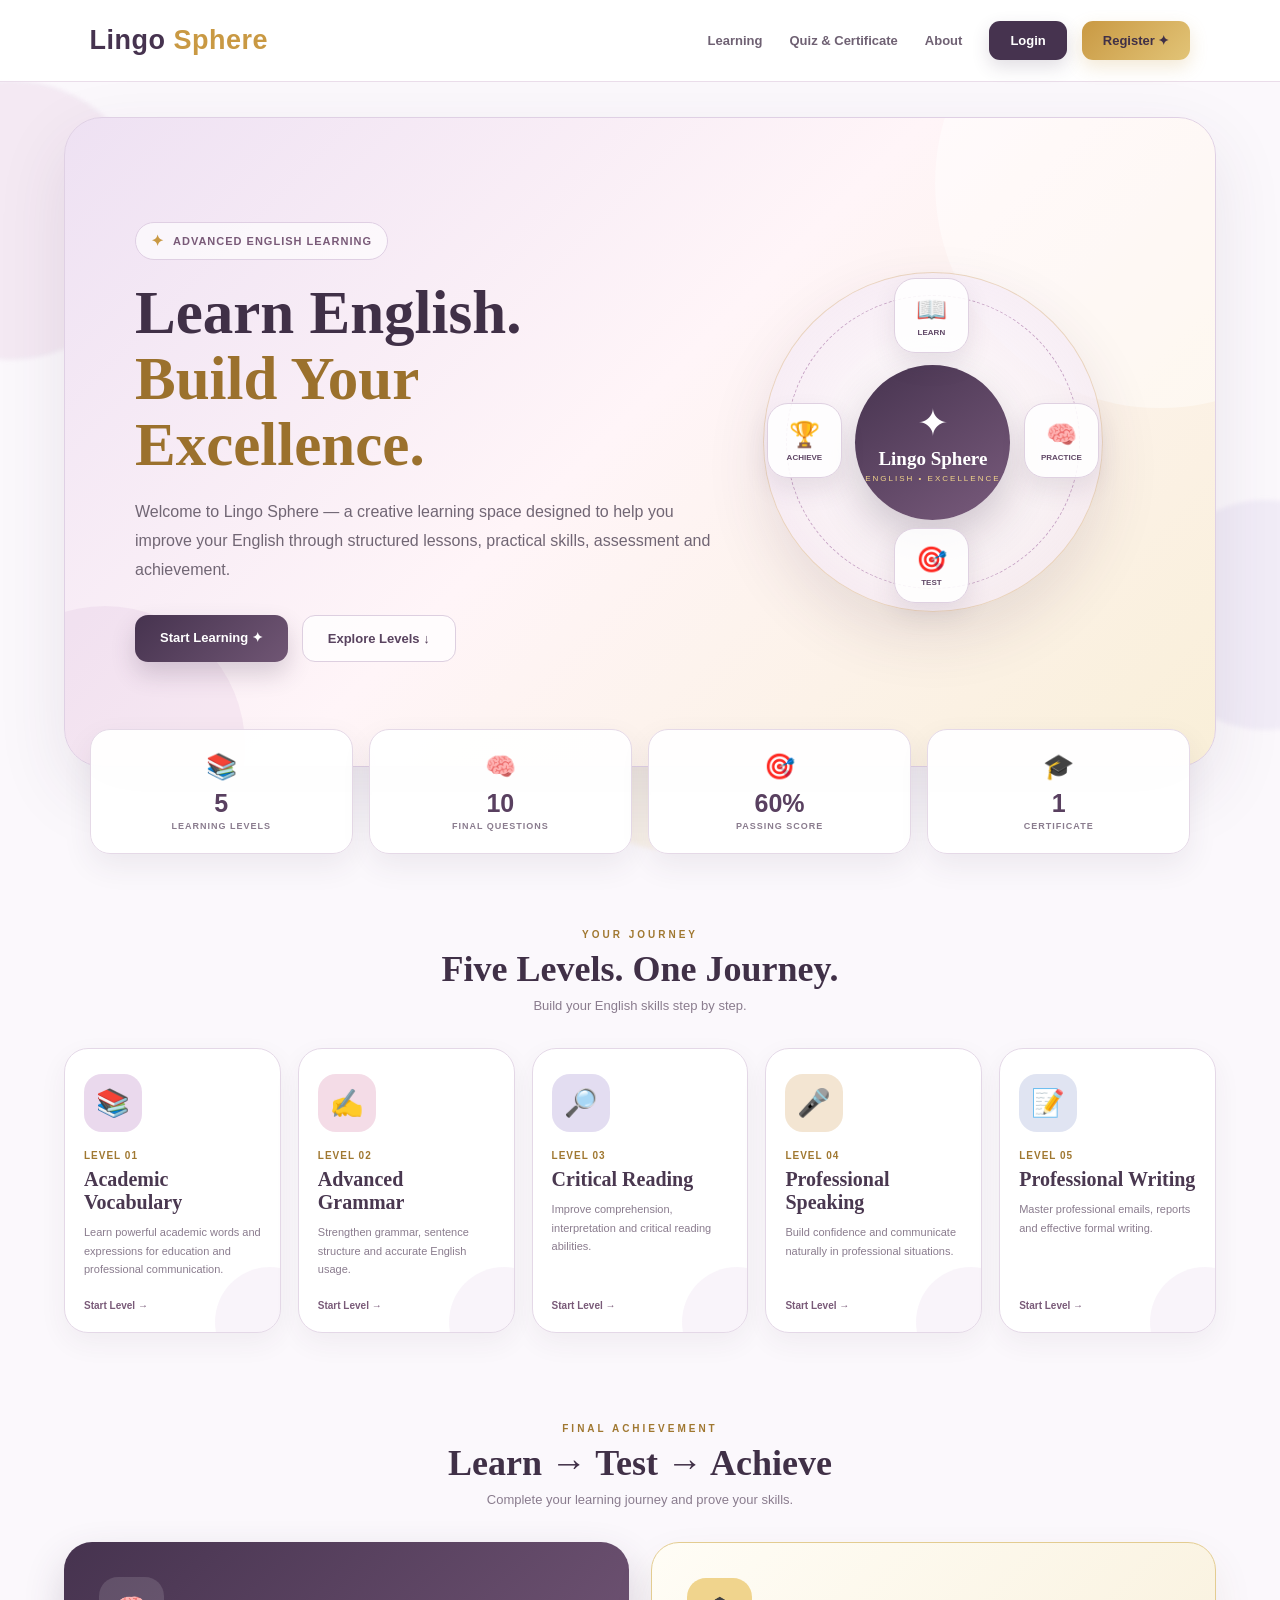
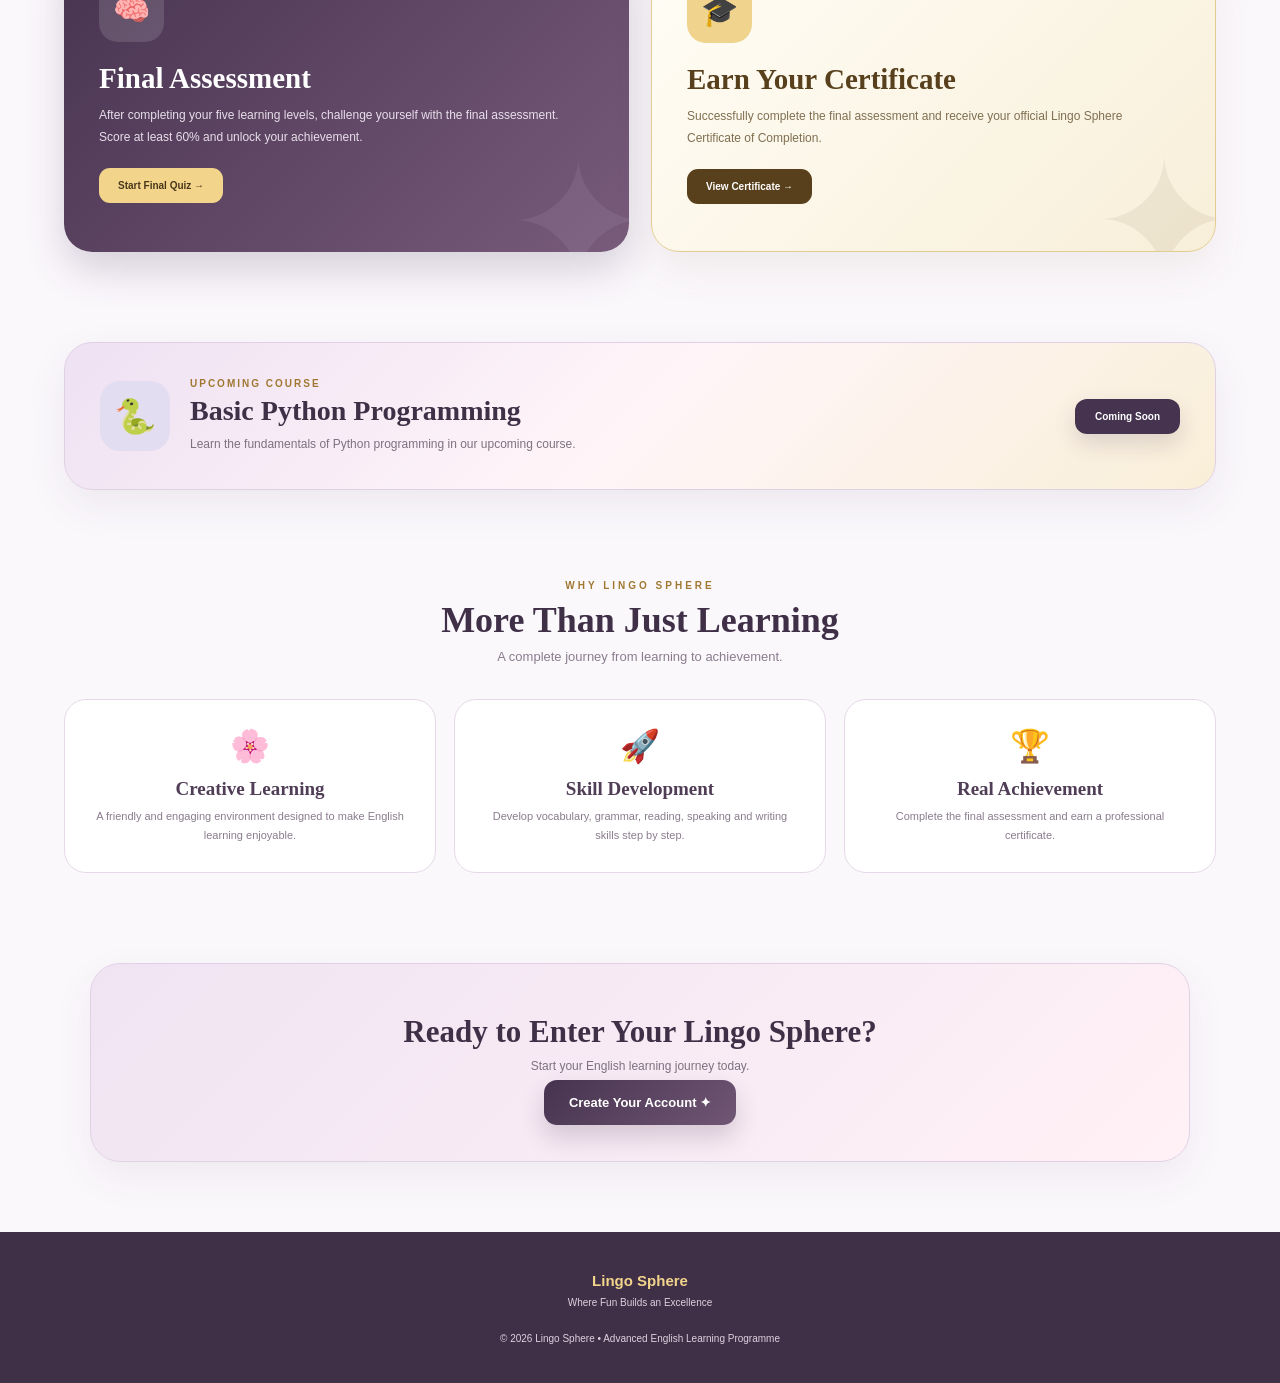
<file: templates/index.html>
<!DOCTYPE html>
<html lang="en">

<head>
    <meta charset="UTF-8">
    <meta name="viewport" content="width=device-width, initial-scale=1.0">

    <title>Lingo Sphere | English Learning</title>

    <style>

        * {
            margin: 0;
            padding: 0;
            box-sizing: border-box;
        }

        html {
            scroll-behavior: smooth;
        }

        body {
            font-family: "Segoe UI", Arial, sans-serif;
            background: #fbf8fc;
            color: #403047;
            overflow-x: hidden;
        }

        /* =====================================================
           BACKGROUND
        ===================================================== */

        .floating {
            position: fixed;
            border-radius: 50%;
            pointer-events: none;
            z-index: -1;
            filter: blur(2px);
        }

        .floating.one {
            width: 280px;
            height: 280px;
            background: rgba(216, 181, 215, .22);
            top: 80px;
            left: -130px;
        }

        .floating.two {
            width: 230px;
            height: 230px;
            background: rgba(204, 188, 229, .20);
            right: -100px;
            top: 500px;
        }

        .floating.three {
            width: 180px;
            height: 180px;
            background: rgba(239, 207, 137, .15);
            left: 45%;
            bottom: 50px;
        }

        /* =====================================================
           NAVBAR
        ===================================================== */

        nav {
            height: 82px;
            padding: 0 7%;

            display: flex;
            align-items: center;
            justify-content: space-between;

            background: rgba(255, 255, 255, .92);

            border-bottom: 1px solid #eaddea;

            position: sticky;
            top: 0;
            z-index: 100;

            backdrop-filter: blur(15px);
        }

        .logo {
            font-size: 27px;
            font-weight: 900;
            color: #46334f;
            letter-spacing: .5px;
        }

        .logo span {
            color: #c99943;
        }

        .nav-links {
            display: flex;
            align-items: center;
            gap: 15px;
        }

        .nav-links > a:not(.nav-login):not(.nav-register) {
            text-decoration: none;
            color: #6f6173;
            font-size: 13px;
            font-weight: 700;
            margin-right: 12px;
            transition: .3s;
        }

        .nav-links > a:not(.nav-login):not(.nav-register):hover {
            color: #9a702d;
        }

        /* LOGIN */

        .nav-login {
            text-decoration: none;

            padding: 12px 21px;

            border-radius: 11px;

            background: #46334f;

            color: white !important;

            font-size: 13px;
            font-weight: 900;

            box-shadow:
                0 7px 18px rgba(70, 51, 79, .16);

            transition: .3s;
        }

        .nav-login:hover {
            background: #705674;
            transform: translateY(-2px);
        }

        /* REGISTER */

        .nav-register {
            text-decoration: none;

            padding: 12px 21px;

            border-radius: 11px;

            background:
                linear-gradient(
                    135deg,
                    #c99943,
                    #e2c477
                );

            color: #403047 !important;

            font-size: 13px;
            font-weight: 900;

            box-shadow:
                0 7px 18px rgba(201, 153, 67, .22);

            transition: .3s;
        }

        .nav-register:hover {
            transform: translateY(-3px);

            box-shadow:
                0 12px 25px rgba(201, 153, 67, .32);
        }

        /* =====================================================
           HERO
        ===================================================== */

        .hero {
            min-height: 650px;

            width: 90%;
            max-width: 1250px;

            margin: 35px auto 0;

            border-radius: 38px;

            padding: 70px;

            position: relative;

            overflow: hidden;

            background:
                linear-gradient(
                    135deg,
                    #eee1f3 0%,
                    #fff5f8 48%,
                    #f9efd8 100%
                );

            border: 1px solid #dfd0e4;

            box-shadow:
                0 25px 70px rgba(67, 48, 76, .10);

            display: flex;
            align-items: center;
        }

        .hero::before {
            content: "";

            position: absolute;

            width: 450px;
            height: 450px;

            border-radius: 50%;

            background: rgba(255,255,255,.42);

            right: -170px;
            top: -160px;
        }

        .hero::after {
            content: "";

            position: absolute;

            width: 280px;
            height: 280px;

            border-radius: 50%;

            background: rgba(210,174,208,.18);

            left: -100px;
            bottom: -120px;
        }

        .hero-left {
            width: 58%;

            position: relative;
            z-index: 2;

            animation: slideLeft .8s ease;
        }

        @keyframes slideLeft {

            from {
                opacity: 0;
                transform: translateX(-30px);
            }

            to {
                opacity: 1;
                transform: translateX(0);
            }
        }

        .eyebrow {
            display: inline-flex;

            align-items: center;

            gap: 8px;

            padding: 9px 15px;

            background: rgba(255,255,255,.65);

            border: 1px solid #dfcfe3;

            border-radius: 30px;

            color: #795a78;

            font-size: 11px;

            font-weight: 800;

            letter-spacing: 1px;

            margin-bottom: 20px;
        }

        .eyebrow span {
            color: #c99943;
            font-size: 15px;
        }

        .hero h1 {
            font-family: Georgia, "Times New Roman", serif;

            font-size: 61px;

            line-height: 1.08;

            color: #403047;

            margin-bottom: 20px;
        }

        .hero h1 .gold {
            color: #9b712d;
        }

        .hero p {
            max-width: 650px;

            font-size: 16px;

            line-height: 1.8;

            color: #716674;

            margin-bottom: 30px;
        }

        .hero-buttons {
            display: flex;

            gap: 14px;

            flex-wrap: wrap;
        }

        .primary-btn,
        .secondary-btn {
            text-decoration: none;

            padding: 15px 25px;

            border-radius: 13px;

            font-size: 13px;

            font-weight: 900;

            transition: .3s;
        }

        .primary-btn {
            background:
                linear-gradient(
                    135deg,
                    #46334f,
                    #705674
                );

            color: white;

            box-shadow:
                0 12px 25px rgba(70,51,79,.20);
        }

        .secondary-btn {
            background: rgba(255,255,255,.75);

            color: #59435f;

            border: 1px solid #ddcfe0;
        }

        .primary-btn:hover,
        .secondary-btn:hover {
            transform: translateY(-4px);
        }

        .primary-btn:hover {
            box-shadow:
                0 17px 30px rgba(70,51,79,.25);
        }

        /* =====================================================
           HERO VISUAL
        ===================================================== */

        .hero-right {
            width: 42%;

            display: flex;

            justify-content: center;
            align-items: center;

            position: relative;
            z-index: 2;

            animation: floatIn 1s ease;
        }

        @keyframes floatIn {

            from {
                opacity: 0;
                transform: scale(.85);
            }

            to {
                opacity: 1;
                transform: scale(1);
            }
        }

        .learning-orbit {
            width: 340px;
            height: 340px;

            border-radius: 50%;

            background:
                radial-gradient(
                    circle,
                    rgba(255,255,255,.88),
                    rgba(237,220,239,.60)
                );

            border: 1px solid rgba(201,153,67,.30);

            box-shadow:
                0 25px 60px rgba(70,51,79,.12);

            position: relative;

            display: flex;

            align-items: center;
            justify-content: center;
        }

        .learning-orbit::before {
            content: "";

            position: absolute;

            inset: 22px;

            border: 1px dashed #c9a7c7;

            border-radius: 50%;

            animation: rotate 18s linear infinite;
        }

        @keyframes rotate {

            to {
                transform: rotate(360deg);
            }
        }

        .center-logo {
            width: 155px;
            height: 155px;

            border-radius: 50%;

            background:
                linear-gradient(
                    145deg,
                    #46334f,
                    #795b7c
                );

            color: white;

            display: flex;

            flex-direction: column;

            align-items: center;
            justify-content: center;

            text-align: center;

            box-shadow:
                0 20px 40px rgba(70,51,79,.24);

            position: relative;
            z-index: 4;
        }

        .center-logo .symbol {
            font-size: 38px;
            margin-bottom: 3px;
        }

        .center-logo strong {
            font-family: Georgia, serif;
            font-size: 19px;
        }

        .center-logo small {
            color: #f2d58b;
            font-size: 8px;
            letter-spacing: 2px;
            margin-top: 4px;
        }

        .orbit-item {
            position: absolute;

            width: 75px;
            height: 75px;

            border-radius: 21px;

            display: flex;

            flex-direction: column;

            align-items: center;
            justify-content: center;

            background: rgba(255,255,255,.88);

            border: 1px solid #dfd1e1;

            box-shadow:
                0 12px 25px rgba(67,48,76,.10);

            color: #604766;

            z-index: 5;
        }

        .orbit-item div {
            font-size: 25px;
        }

        .orbit-item span {
            font-size: 8px;
            font-weight: 800;
            margin-top: 4px;
        }

        .item-one {
            top: 5px;
            left: 130px;
        }

        .item-two {
            right: 3px;
            top: 130px;
        }

        .item-three {
            bottom: 8px;
            left: 130px;
        }

        .item-four {
            left: 3px;
            top: 130px;
        }

        /* =====================================================
           STATS
        ===================================================== */

        .stats {
            width: 86%;
            max-width: 1120px;

            margin: -38px auto 75px;

            position: relative;
            z-index: 10;

            display: grid;

            grid-template-columns:
                repeat(4, 1fr);

            gap: 16px;
        }

        .stat {
            background: rgba(255,255,255,.96);

            border: 1px solid #e5d9e7;

            border-radius: 20px;

            padding: 22px;

            text-align: center;

            box-shadow:
                0 12px 30px rgba(67,48,76,.08);

            transition: .3s;
        }

        .stat:hover {
            transform: translateY(-7px);
        }

        .stat-icon {
            font-size: 25px;
            margin-bottom: 8px;
        }

        .stat-number {
            font-size: 25px;
            font-weight: 900;
            color: #594060;
        }

        .stat-text {
            color: #8a7c8e;
            font-size: 9px;
            font-weight: 800;
            letter-spacing: 1px;
            text-transform: uppercase;
            margin-top: 3px;
        }

        /* =====================================================
           SECTIONS
        ===================================================== */

        .section {
            width: 90%;
            max-width: 1200px;

            margin: 0 auto 90px;
        }

        .section-heading {
            text-align: center;

            margin-bottom: 35px;
        }

        .section-heading .label {
            color: #a07831;

            font-size: 10px;

            font-weight: 900;

            letter-spacing: 3px;

            text-transform: uppercase;

            margin-bottom: 8px;
        }

        .section-heading h2 {
            font-family: Georgia, serif;

            font-size: 36px;

            color: #403047;

            margin-bottom: 8px;
        }

        .section-heading p {
            color: #8a7c8e;

            font-size: 13px;
        }

        /* =====================================================
           LEVELS
        ===================================================== */

        .levels {
            display: grid;

            grid-template-columns:
                repeat(5, 1fr);

            gap: 17px;
        }

        .level-card {
            text-decoration: none;

            color: inherit;

            background: white;

            border-radius: 24px;

            padding: 25px 19px;

            min-height: 285px;

            border: 1px solid #e4d8e7;

            box-shadow:
                0 10px 28px rgba(67,48,76,.06);

            position: relative;

            overflow: hidden;

            transition: .35s;
        }

        .level-card::after {
            content: "";

            position: absolute;

            width: 110px;
            height: 110px;

            border-radius: 50%;

            background: #ead9ed;

            opacity: .30;

            right: -45px;
            bottom: -45px;
        }

        .level-card:hover {
            transform: translateY(-10px);

            box-shadow:
                0 22px 42px rgba(67,48,76,.13);

            border-color: #c99943;
        }

        .level-icon {
            width: 58px;
            height: 58px;

            border-radius: 18px;

            display: flex;

            align-items: center;
            justify-content: center;

            font-size: 27px;

            background: #ead9ed;

            margin-bottom: 18px;
        }

        .level-card:nth-child(2) .level-icon {
            background: #f4dce7;
        }

        .level-card:nth-child(3) .level-icon {
            background: #e3ddf1;
        }

        .level-card:nth-child(4) .level-icon {
            background: #f3e5d2;
        }

        .level-card:nth-child(5) .level-icon {
            background: #e0e4f2;
        }

        .level-number {
            color: #a07831;

            font-size: 10px;

            font-weight: 900;

            letter-spacing: 1px;
        }

        .level-card h3 {
            font-family: Georgia, serif;

            font-size: 20px;

            color: #4a3850;

            margin: 7px 0 9px;
        }

        .level-card p {
            color: #8a7c8e;

            font-size: 11px;

            line-height: 1.7;
        }

        .level-open {
            position: absolute;

            bottom: 21px;
            left: 19px;

            color: #795a78;

            font-size: 10px;

            font-weight: 900;
        }

        /* =====================================================
           QUIZ + CERTIFICATE
        ===================================================== */

        .feature-grid {
            display: grid;

            grid-template-columns:
                1fr 1fr;

            gap: 22px;
        }

        .feature {
            min-height: 310px;

            border-radius: 28px;

            padding: 35px;

            position: relative;

            overflow: hidden;

            transition: .35s;
        }

        .feature:hover {
            transform: translateY(-7px);
        }

        .quiz-feature {
            background:
                linear-gradient(
                    135deg,
                    #46334f,
                    #795b7c
                );

            color: white;

            box-shadow:
                0 18px 40px rgba(70,51,79,.20);
        }

        .certificate-feature {
            background:
                linear-gradient(
                    135deg,
                    #fffdf6,
                    #f8efd9
                );

            border: 1px solid #e3cc91;

            color: #59401d;

            box-shadow:
                0 18px 40px rgba(100,76,35,.08);
        }

        .feature::after {
            content: "✦";

            position: absolute;

            font-size: 170px;

            right: -20px;
            bottom: -70px;

            opacity: .07;
        }

        .feature-icon {
            width: 65px;
            height: 65px;

            border-radius: 19px;

            display: flex;

            align-items: center;
            justify-content: center;

            font-size: 30px;

            margin-bottom: 20px;
        }

        .quiz-feature .feature-icon {
            background: rgba(255,255,255,.13);
        }

        .certificate-feature .feature-icon {
            background: #f0d48d;
        }

        .feature h2 {
            font-family: Georgia, serif;

            font-size: 29px;

            margin-bottom: 10px;
        }

        .feature p {
            font-size: 12px;

            line-height: 1.8;

            max-width: 490px;

            margin-bottom: 20px;
        }

        .quiz-feature p {
            color: #e8dfea;
        }

        .certificate-feature p {
            color: #806f51;
        }

        .feature-btn {
            display: inline-block;

            text-decoration: none;

            padding: 12px 19px;

            border-radius: 11px;

            font-size: 10px;

            font-weight: 900;
        }

        .quiz-feature .feature-btn {
            background: #f2d58b;
            color: #49371c;
        }

        .certificate-feature .feature-btn {
            background: #59401d;
            color: white;
        }


        /* UPCOMING COURSE */
        .upcoming-course {
            width: 90%;
            max-width: 1200px;
            margin: 0 auto 90px;
        }

        .upcoming-card {
            background: linear-gradient(135deg, #eee1f3, #fff5f8, #f9efd8);
            border: 1px solid #dfd0e4;
            border-radius: 28px;
            padding: 35px;
            display: flex;
            align-items: center;
            justify-content: space-between;
            gap: 25px;
            box-shadow: 0 15px 40px rgba(67,48,76,.08);
            transition: .35s;
            position: relative;
            overflow: hidden;
        }

        .upcoming-card:hover {
            transform: translateY(-7px);
            box-shadow: 0 22px 45px rgba(67,48,76,.12);
        }

        .upcoming-left {
            display: flex;
            align-items: center;
            gap: 20px;
        }

        .upcoming-icon {
            width: 70px;
            height: 70px;
            border-radius: 20px;
            background: #e3ddf1;
            display: flex;
            align-items: center;
            justify-content: center;
            font-size: 34px;
            flex-shrink: 0;
        }

        .upcoming-label {
            color: #a07831;
            font-size: 10px;
            font-weight: 900;
            letter-spacing: 2px;
            text-transform: uppercase;
            margin-bottom: 6px;
        }

        .upcoming-card h2 {
            font-family: Georgia, serif;
            font-size: 28px;
            color: #403047;
            margin-bottom: 7px;
        }

        .upcoming-card p {
            color: #7e7180;
            font-size: 12px;
            line-height: 1.7;
            margin: 0;
        }

        .coming-soon {
            padding: 12px 20px;
            border-radius: 12px;
            background: #46334f;
            color: white;
            font-size: 10px;
            font-weight: 900;
            white-space: nowrap;
            box-shadow: 0 10px 22px rgba(70,51,79,.16);
        }

        @media(max-width:800px) {
            .upcoming-card {
                flex-direction: column;
                text-align: center;
            }
            .upcoming-left {
                flex-direction: column;
            }
        }

        /* =====================================================
           WHY
        ===================================================== */

        .why {
            display: grid;

            grid-template-columns:
                repeat(3, 1fr);

            gap: 18px;
        }

        .why-card {
            background: white;

            border: 1px solid #e5d9e7;

            border-radius: 22px;

            padding: 27px;

            text-align: center;

            transition: .3s;
        }

        .why-card:hover {
            transform: translateY(-6px);
            border-color: #d1b078;
        }

        .why-icon {
            font-size: 32px;
            margin-bottom: 13px;
        }

        .why-card h3 {
            font-family: Georgia, serif;

            color: #503d56;

            font-size: 19px;

            margin-bottom: 7px;
        }

        .why-card p {
            color: #8a7c8e;

            font-size: 11px;

            line-height: 1.7;
        }

        /* =====================================================
           CTA
        ===================================================== */

        .cta {
            width: 90%;
            max-width: 1100px;

            margin: 0 auto 70px;

            padding: 50px 30px;

            border-radius: 30px;

            text-align: center;

            background:
                linear-gradient(
                    135deg,
                    #f0e4f3,
                    #fff1f5
                );

            border: 1px solid #e0d1e4;

            box-shadow:
                0 15px 40px rgba(67,48,76,.07);
        }

        .cta h2 {
            font-family: Georgia, serif;

            font-size: 31px;

            color: #403047;

            margin-bottom: 9px;
        }

        .cta p {
            color: #7e7180;

            font-size: 12px;

            margin-bottom: 20px;
        }

        /* =====================================================
           FOOTER
        ===================================================== */

        footer {
            background: #403047;

            color: #ddd1df;

            text-align: center;

            padding: 35px 20px;

            font-size: 10px;

            line-height: 1.8;
        }

        footer strong {
            color: #f2d58b;

            font-size: 15px;
        }

        /* =====================================================
           RESPONSIVE
        ===================================================== */

        @media(max-width:1050px) {

            .hero {
                padding: 55px;
            }

            .hero h1 {
                font-size: 49px;
            }

            .levels {
                grid-template-columns:
                    repeat(3,1fr);
            }

            .stats {
                grid-template-columns:
                    repeat(2,1fr);
            }
        }

        @media(max-width:800px) {

            nav {
                padding: 0 5%;
            }

            .nav-links > a:not(.nav-login):not(.nav-register) {
                display: none;
            }

            .nav-links {
                gap: 8px;
            }

            .nav-login,
            .nav-register {
                padding: 10px 13px;
                font-size: 11px;
            }

            .hero {
                flex-direction: column;

                padding: 45px 30px;

                text-align: center;
            }

            .hero-left,
            .hero-right {
                width: 100%;
            }

            .hero h1 {
                font-size: 43px;
            }

            .hero p {
                margin-left: auto;
                margin-right: auto;
            }

            .hero-buttons {
                justify-content: center;
            }

            .hero-right {
                margin-top: 45px;
            }

            .learning-orbit {
                width: 290px;
                height: 290px;
            }

            .center-logo {
                width: 130px;
                height: 130px;
            }

            .item-one {
                left: 108px;
            }

            .item-three {
                left: 108px;
            }

            .levels {
                grid-template-columns:
                    repeat(2,1fr);
            }

            .feature-grid {
                grid-template-columns: 1fr;
            }
        }

        @media(max-width:550px) {

            .logo {
                font-size: 21px;
            }

            .hero h1 {
                font-size: 35px;
            }

            .hero {
                width: 94%;
            }

            .stats {
                width: 90%;

                grid-template-columns:
                    repeat(2,1fr);
            }

            .stat {
                padding: 17px 10px;
            }

            .levels {
                grid-template-columns: 1fr;
            }

            .why {
                grid-template-columns: 1fr;
            }

            .section-heading h2 {
                font-size: 29px;
            }

            .feature {
                padding: 27px;
            }
        }

    </style>

</head>


<body>


<!-- BACKGROUND DECORATION -->

<div class="floating one"></div>
<div class="floating two"></div>
<div class="floating three"></div>


<!-- =====================================================
     NAVBAR
===================================================== -->

<nav>

    <div class="logo">
        Lingo <span>Sphere</span>
    </div>


    <div class="nav-links">

        <a href="#levels">
            Learning
        </a>

        <a href="#features">
            Quiz & Certificate
        </a>

        <a href="#about">
            About
        </a>


        <!-- LOGIN -->

        <a
            href="/login"
            class="nav-login">

            Login

        </a>


        <!-- REGISTER -->

        <a
            href="/register"
            class="nav-register">

            Register ✦

        </a>

    </div>

</nav>


<!-- =====================================================
     HERO
===================================================== -->

<section class="hero">


    <div class="hero-left">


        <div class="eyebrow">

            <span>✦</span>

            ADVANCED ENGLISH LEARNING

        </div>


        <h1>

            Learn English.
            <br>

            <span class="gold">
                Build Your Excellence.
            </span>

        </h1>


        <p>

            Welcome to Lingo Sphere — a creative learning
            space designed to help you improve your English
            through structured lessons, practical skills,
            assessment and achievement.

        </p>


        <div class="hero-buttons">


            <a
                href="/register"
                class="primary-btn">

                Start Learning ✦

            </a>


            <a
                href="#levels"
                class="secondary-btn">

                Explore Levels ↓

            </a>


        </div>


    </div>


    <!-- HERO VISUAL -->

    <div class="hero-right">


        <div class="learning-orbit">


            <div class="orbit-item item-one">

                <div>📖</div>

                <span>
                    LEARN
                </span>

            </div>


            <div class="orbit-item item-two">

                <div>🧠</div>

                <span>
                    PRACTICE
                </span>

            </div>


            <div class="orbit-item item-three">

                <div>🎯</div>

                <span>
                    TEST
                </span>

            </div>


            <div class="orbit-item item-four">

                <div>🏆</div>

                <span>
                    ACHIEVE
                </span>

            </div>


            <div class="center-logo">

                <div class="symbol">
                    ✦
                </div>

                <strong>
                    Lingo Sphere
                </strong>

                <small>
                    ENGLISH • EXCELLENCE
                </small>

            </div>


        </div>


    </div>


</section>


<!-- =====================================================
     STATS
===================================================== -->

<section class="stats">


    <div class="stat">

        <div class="stat-icon">
            📚
        </div>

        <div class="stat-number">
            5
        </div>

        <div class="stat-text">
            Learning Levels
        </div>

    </div>


    <div class="stat">

        <div class="stat-icon">
            🧠
        </div>

        <div class="stat-number">
            10
        </div>

        <div class="stat-text">
            Final Questions
        </div>

    </div>


    <div class="stat">

        <div class="stat-icon">
            🎯
        </div>

        <div class="stat-number">
            60%
        </div>

        <div class="stat-text">
            Passing Score
        </div>

    </div>


    <div class="stat">

        <div class="stat-icon">
            🎓
        </div>

        <div class="stat-number">
            1
        </div>

        <div class="stat-text">
            Certificate
        </div>

    </div>


</section>


<!-- =====================================================
     FIVE LEARNING LEVELS
===================================================== -->

<section
    class="section"
    id="levels">


    <div class="section-heading">

        <div class="label">
            Your Journey
        </div>

        <h2>
            Five Levels. One Journey.
        </h2>

        <p>
            Build your English skills step by step.
        </p>

    </div>


    <div class="levels">


        <!-- LEVEL 1 -->

        <a
            href="/level1"
            class="level-card">


            <div class="level-icon">
                📚
            </div>


            <div class="level-number">
                LEVEL 01
            </div>


            <h3>
                Academic Vocabulary
            </h3>


            <p>
                Learn powerful academic words and
                expressions for education and
                professional communication.
            </p>


            <div class="level-open">
                Start Level →
            </div>


        </a>


        <!-- LEVEL 2 -->

        <a
            href="/level2"
            class="level-card">


            <div class="level-icon">
                ✍️
            </div>


            <div class="level-number">
                LEVEL 02
            </div>


            <h3>
                Advanced Grammar
            </h3>


            <p>
                Strengthen grammar, sentence structure
                and accurate English usage.
            </p>


            <div class="level-open">
                Start Level →
            </div>


        </a>


        <!-- LEVEL 3 -->

        <a
            href="/level3"
            class="level-card">


            <div class="level-icon">
                🔎
            </div>


            <div class="level-number">
                LEVEL 03
            </div>


            <h3>
                Critical Reading
            </h3>


            <p>
                Improve comprehension, interpretation
                and critical reading abilities.
            </p>


            <div class="level-open">
                Start Level →
            </div>


        </a>


        <!-- LEVEL 4 -->

        <a
            href="/level4"
            class="level-card">


            <div class="level-icon">
                🎤
            </div>


            <div class="level-number">
                LEVEL 04
            </div>


            <h3>
                Professional Speaking
            </h3>


            <p>
                Build confidence and communicate
                naturally in professional situations.
            </p>


            <div class="level-open">
                Start Level →
            </div>


        </a>


        <!-- LEVEL 5 -->

        <a
            href="/level5"
            class="level-card">


            <div class="level-icon">
                📝
            </div>


            <div class="level-number">
                LEVEL 05
            </div>


            <h3>
                Professional Writing
            </h3>


            <p>
                Master professional emails, reports
                and effective formal writing.
            </p>


            <div class="level-open">
                Start Level →
            </div>


        </a>


    </div>


</section>


<!-- =====================================================
     QUIZ + CERTIFICATE
===================================================== -->

<section
    class="section"
    id="features">


    <div class="section-heading">

        <div class="label">
            Final Achievement
        </div>

        <h2>
            Learn → Test → Achieve
        </h2>

        <p>
            Complete your learning journey and prove your skills.
        </p>

    </div>


    <div class="feature-grid">


        <!-- QUIZ -->

        <div class="feature quiz-feature">


            <div class="feature-icon">
                🧠
            </div>


            <h2>
                Final Assessment
            </h2>


            <p>
                After completing your five learning levels,
                challenge yourself with the final assessment.
                Score at least 60% and unlock your achievement.
            </p>


            <a
                href="/quiz"
                class="feature-btn">

                Start Final Quiz →

            </a>


        </div>


        <!-- CERTIFICATE -->

        <div class="feature certificate-feature">


            <div class="feature-icon">
                🎓
            </div>


            <h2>
                Earn Your Certificate
            </h2>


            <p>
                Successfully complete the final assessment
                and receive your official Lingo Sphere
                Certificate of Completion.
            </p>


            <a
                href="/certificate"
                class="feature-btn">

                View Certificate →

            </a>


        </div>


    </div>


</section>




<!-- =====================================================
     UPCOMING COURSE
===================================================== -->

<section class="upcoming-course">

    <div class="upcoming-card">

        <div class="upcoming-left">
            <div class="upcoming-icon">🐍</div>

            <div>
                <div class="upcoming-label">Upcoming Course</div>
                <h2>Basic Python Programming</h2>
                <p>Learn the fundamentals of Python programming in our upcoming course.</p>
            </div>
        </div>

        <div class="coming-soon">Coming Soon</div>

    </div>

</section>

<!-- =====================================================
     WHY LINGO SPHERE
===================================================== -->

<section
    class="section"
    id="about">


    <div class="section-heading">

        <div class="label">
            Why Lingo Sphere
        </div>


        <h2>
            More Than Just Learning
        </h2>


        <p>
            A complete journey from learning to achievement.
        </p>

    </div>


    <div class="why">


        <div class="why-card">

            <div class="why-icon">
                🌸
            </div>


            <h3>
                Creative Learning
            </h3>


            <p>
                A friendly and engaging environment
                designed to make English learning
                enjoyable.
            </p>

        </div>


        <div class="why-card">

            <div class="why-icon">
                🚀
            </div>


            <h3>
                Skill Development
            </h3>


            <p>
                Develop vocabulary, grammar, reading,
                speaking and writing skills step by step.
            </p>

        </div>


        <div class="why-card">

            <div class="why-icon">
                🏆
            </div>


            <h3>
                Real Achievement
            </h3>


            <p>
                Complete the final assessment and
                earn a professional certificate.
            </p>

        </div>


    </div>


</section>


<!-- =====================================================
     FINAL CTA
===================================================== -->

<section class="cta">


    <h2>
        Ready to Enter Your Lingo Sphere?
    </h2>


    <p>
        Start your English learning journey today.
    </p>


    <a
        href="/register"
        class="primary-btn">

        Create Your Account ✦

    </a>


</section>


<!-- =====================================================
     FOOTER
===================================================== -->

<footer>

    <strong>
        Lingo Sphere
    </strong>

    <br>

    Where Fun Builds an Excellence

    <br><br>

    © 2026 Lingo Sphere • Advanced English Learning Programme

</footer>


</body>

</html>
</file>
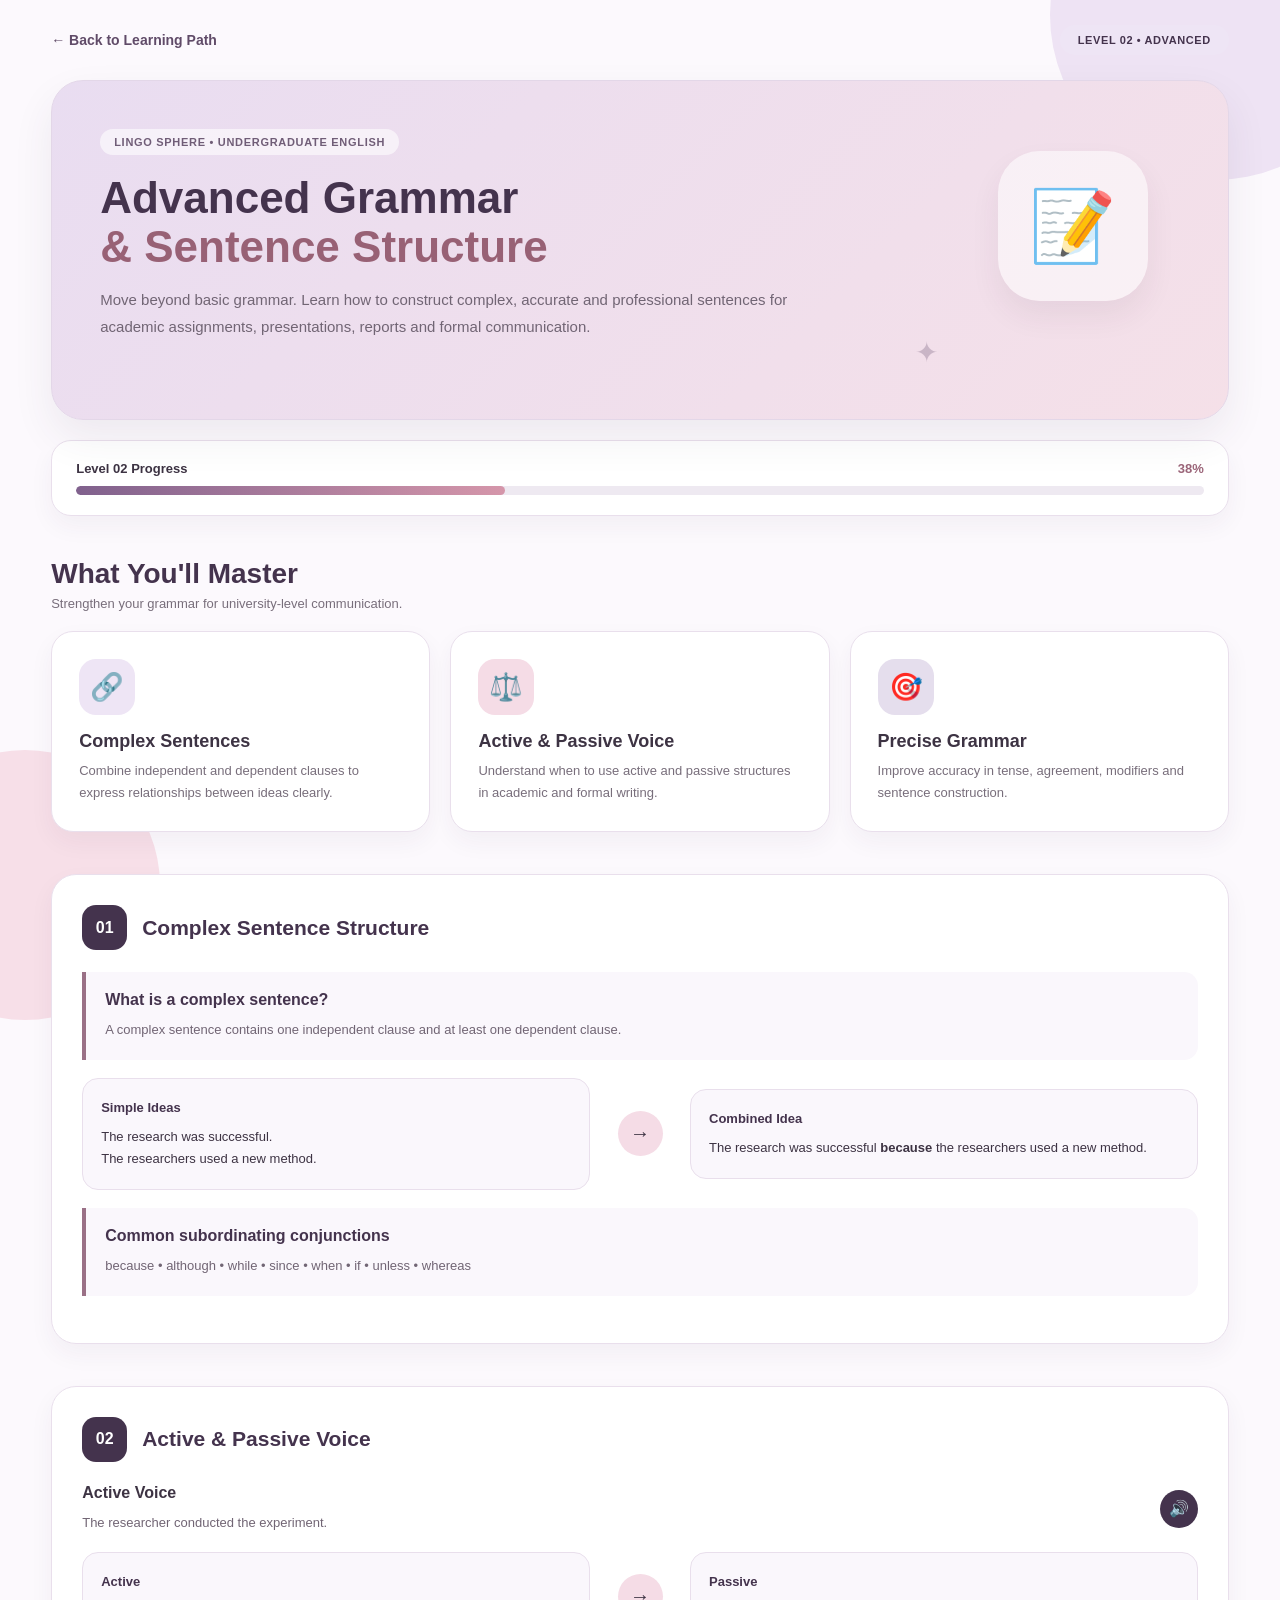
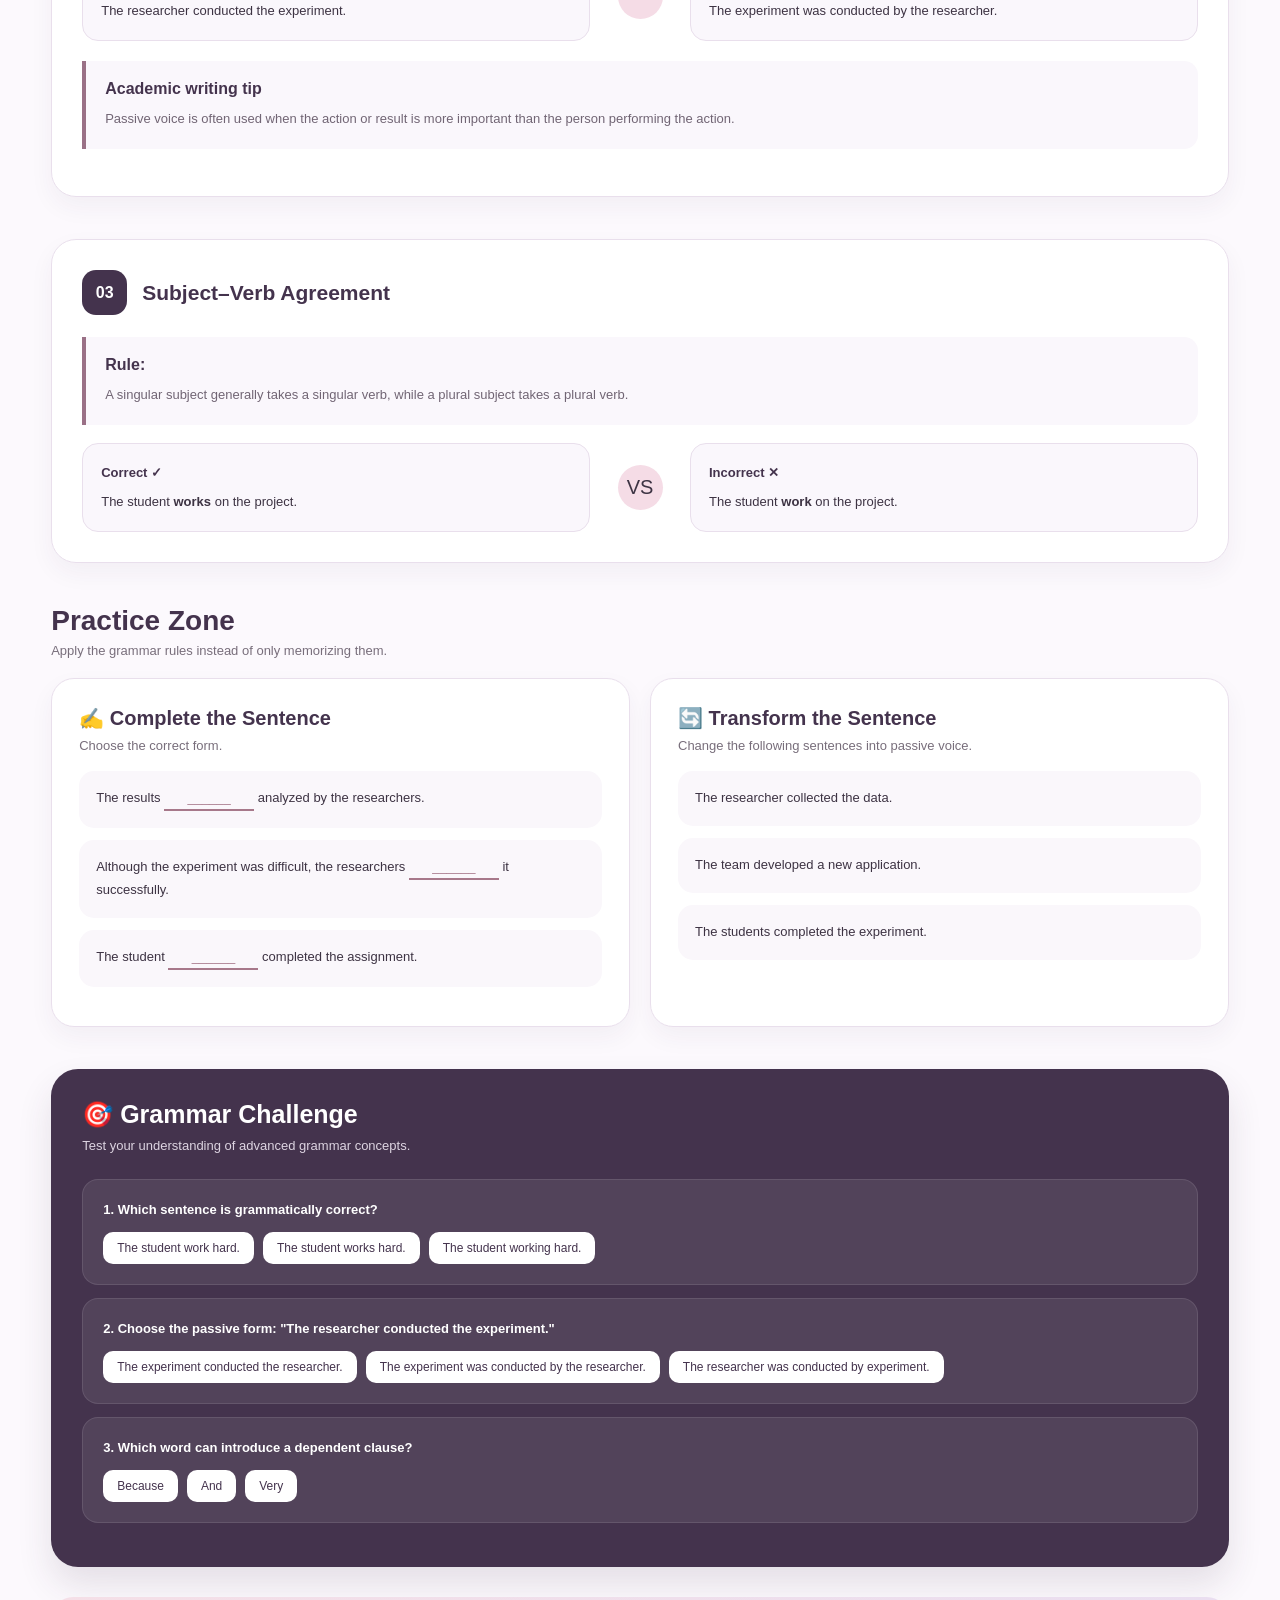
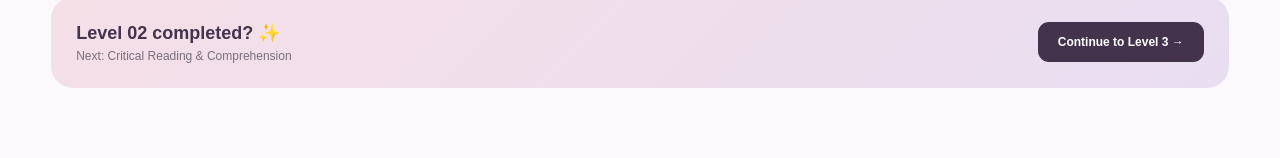
<file: templates/advanced_grammar.html>
<!DOCTYPE html>
<html lang="en">
<head>
<meta charset="UTF-8">
<meta name="viewport" content="width=device-width, initial-scale=1.0">

<title>Lingo Sphere | Level 2 - Advanced Grammar</title>

<style>

:root{
    --lavender:#eee5f5;
    --lavender2:#e1d3e9;
    --plum:#44334d;
    --plum2:#604b68;
    --pink:#f5dce6;
    --pink2:#d69aae;
    --cream:#fcf9fd;
    --white:#ffffff;
    --text:#3d3343;
    --muted:#786e7b;
    --border:#e9dfec;
}

*{
    margin:0;
    padding:0;
    box-sizing:border-box;
}

html{
    scroll-behavior:smooth;
}

body{
    font-family:"Segoe UI",Arial,sans-serif;
    background:var(--cream);
    color:var(--text);
}


/* ================= BACKGROUND ================= */

.bg{
    position:fixed;
    z-index:-1;
    border-radius:50%;
    pointer-events:none;
}

.bg1{
    width:330px;
    height:330px;
    background:#eee3f4;
    top:-150px;
    right:-100px;
    animation:float 7s infinite ease-in-out;
}

.bg2{
    width:270px;
    height:270px;
    background:#f7dfe8;
    bottom:-120px;
    left:-110px;
    animation:float 8s infinite ease-in-out reverse;
}

@keyframes float{
    0%,100%{
        transform:translateY(0);
    }

    50%{
        transform:translateY(25px);
    }
}


/* ================= MAIN ================= */

.container{
    width:92%;
    max-width:1250px;
    margin:auto;
    padding:25px 0 70px;
}


/* ================= NAV ================= */

.nav{
    display:flex;
    justify-content:space-between;
    align-items:center;
    margin-bottom:25px;
}

.back{
    text-decoration:none;
    color:var(--plum2);
    font-size:14px;
    font-weight:600;
    transition:.3s;
}

.back:hover{
    color:var(--plum);
    transform:translateX(-4px);
}

.badge{
    background:var(--lavender);
    color:var(--plum);
    padding:9px 18px;
    border-radius:30px;
    font-size:11px;
    font-weight:700;
    letter-spacing:.6px;
}


/* ================= HERO ================= */

.hero{
    min-height:340px;

    padding:48px;

    border-radius:32px;

    background:
        linear-gradient(
            135deg,
            #e9ddf1,
            #f5e0e8
        );

    border:1px solid #e3d7e8;

    position:relative;
    overflow:hidden;

    box-shadow:
        0 18px 40px rgba(65,45,75,.08);

    animation:appear .7s ease;
}

@keyframes appear{
    from{
        opacity:0;
        transform:translateY(15px);
    }

    to{
        opacity:1;
        transform:translateY(0);
    }
}

.hero::after{
    content:"✦";

    position:absolute;

    right:290px;
    bottom:50px;

    font-size:28px;

    color:rgba(80,55,90,.25);

    animation:twinkle 3s infinite;
}

@keyframes twinkle{
    0%,100%{
        opacity:.3;
        transform:scale(1);
    }

    50%{
        opacity:1;
        transform:scale(1.2);
    }
}

.hero-content{
    max-width:730px;
    position:relative;
    z-index:2;
}

.label{
    display:inline-block;

    padding:7px 14px;

    border-radius:20px;

    background:rgba(255,255,255,.6);

    color:#705d77;

    font-size:11px;

    font-weight:700;

    letter-spacing:.7px;

    margin-bottom:18px;
}

.hero h1{
    font-size:44px;

    line-height:1.12;

    color:var(--plum);

    margin-bottom:14px;
}

.hero h1 span{
    color:#986175;
}

.hero p{
    font-size:15px;

    line-height:1.8;

    color:#716574;
}

.hero-icon{
    position:absolute;

    right:80px;
    top:70px;

    width:150px;
    height:150px;

    display:flex;
    align-items:center;
    justify-content:center;

    background:rgba(255,255,255,.55);

    border-radius:42px;

    font-size:70px;

    box-shadow:
        0 15px 30px rgba(65,45,75,.07);

    animation:floatIcon 4s infinite ease-in-out;
}

@keyframes floatIcon{
    0%,100%{
        transform:translateY(0) rotate(-2deg);
    }

    50%{
        transform:translateY(-10px) rotate(2deg);
    }
}


/* ================= PROGRESS ================= */

.progress{
    background:white;

    margin-top:20px;

    padding:20px 24px;

    border-radius:20px;

    border:1px solid var(--border);

    box-shadow:
        0 10px 25px rgba(65,45,75,.05);
}

.progress-top{
    display:flex;

    justify-content:space-between;

    font-size:13px;

    font-weight:700;

    margin-bottom:10px;
}

.percent{
    color:#9b6579;
}

.progress-bar{
    height:9px;

    background:#eee9f1;

    border-radius:20px;

    overflow:hidden;
}

.progress-fill{
    width:38%;

    height:100%;

    border-radius:20px;

    background:
        linear-gradient(
            90deg,
            #80618d,
            #d596aa
        );

    animation:progressLoad 1.3s ease;
}

@keyframes progressLoad{
    from{
        width:0;
    }

    to{
        width:38%;
    }
}


/* ================= SECTION ================= */

.section{
    margin-top:42px;
}

.heading{
    margin-bottom:20px;
}

.heading h2{
    font-size:28px;
    color:var(--plum);
}

.heading p{
    color:var(--muted);
    font-size:13px;
    margin-top:6px;
}


/* ================= TOPIC CARDS ================= */

.topics{
    display:grid;

    grid-template-columns:
        repeat(3,1fr);

    gap:20px;
}

.topic{
    background:white;

    border:1px solid var(--border);

    border-radius:22px;

    padding:27px;

    box-shadow:
        0 10px 25px rgba(65,45,75,.05);

    transition:.3s;
}

.topic:hover{
    transform:translateY(-7px);

    box-shadow:
        0 18px 35px rgba(65,45,75,.10);
}

.topic-icon{
    width:56px;
    height:56px;

    display:flex;

    align-items:center;
    justify-content:center;

    background:var(--lavender);

    border-radius:17px;

    font-size:27px;

    margin-bottom:16px;
}

.topic:nth-child(2) .topic-icon{
    background:var(--pink);
}

.topic:nth-child(3) .topic-icon{
    background:#e5deed;
}

.topic h3{
    font-size:18px;
    margin-bottom:8px;
}

.topic p{
    color:var(--muted);
    font-size:13px;
    line-height:1.7;
}


/* ================= GRAMMAR LESSON ================= */

.lesson{
    background:white;

    border:1px solid var(--border);

    border-radius:25px;

    padding:30px;

    box-shadow:
        0 10px 25px rgba(65,45,75,.05);
}

.lesson-header{
    display:flex;

    align-items:center;

    gap:15px;

    margin-bottom:22px;
}

.lesson-number{
    width:45px;
    height:45px;

    border-radius:14px;

    background:var(--plum);

    color:white;

    display:flex;

    align-items:center;
    justify-content:center;

    font-weight:700;
}

.lesson-header h3{
    font-size:21px;
    color:var(--plum);
}

.rule{
    padding:19px;

    background:#faf7fc;

    border-left:4px solid #9a7086;

    border-radius:0 14px 14px 0;

    margin-bottom:17px;
}

.rule strong{
    color:var(--plum);
}

.example-line{
    margin-top:10px;

    color:#716574;

    font-size:13px;

    line-height:1.7;
}

.correct{
    color:#58735e;
    font-weight:600;
}

.incorrect{
    color:#a36374;
    font-weight:600;
}


/* ================= AUDIO ================= */

.audio-btn{
    border:none;

    width:38px;
    height:38px;

    border-radius:50%;

    background:var(--plum);

    color:white;

    cursor:pointer;

    transition:.25s;

    font-size:16px;
}

.audio-btn:hover{
    transform:scale(1.08);

    background:#695273;
}

.audio-line{
    display:flex;

    align-items:center;

    justify-content:space-between;

    gap:15px;
}


/* ================= TRANSFORMATION ================= */

.transform{
    display:grid;

    grid-template-columns:
        1fr 70px 1fr;

    align-items:center;

    gap:15px;

    margin-top:18px;
}

.transform-box{
    padding:18px;

    border-radius:16px;

    background:#faf7fc;

    border:1px solid var(--border);

    font-size:13px;

    line-height:1.7;
}

.transform-box h4{
    color:var(--plum);

    margin-bottom:7px;
}

.arrow{
    width:45px;
    height:45px;

    margin:auto;

    display:flex;

    align-items:center;
    justify-content:center;

    border-radius:50%;

    background:var(--pink);

    font-size:20px;
}


/* ================= PRACTICE ================= */

.practice-grid{
    display:grid;

    grid-template-columns:
        1fr 1fr;

    gap:20px;
}

.practice-card{
    background:white;

    border:1px solid var(--border);

    border-radius:23px;

    padding:27px;

    box-shadow:
        0 10px 25px rgba(65,45,75,.05);
}

.practice-card h3{
    color:var(--plum);

    font-size:20px;

    margin-bottom:8px;
}

.practice-card > p{
    color:var(--muted);

    font-size:13px;

    margin-bottom:18px;
}

.question{
    padding:17px;

    background:#faf7fb;

    border-radius:15px;

    margin-bottom:12px;

    font-size:13px;

    line-height:1.6;
}

.answer{
    display:inline-block;

    min-width:90px;

    border-bottom:2px solid #a7788a;

    text-align:center;

    color:#a7788a;
}


/* ================= QUIZ ================= */

.quiz{
    background:var(--plum);

    color:white;

    padding:31px;

    border-radius:27px;

    box-shadow:
        0 18px 35px rgba(60,45,65,.12);
}

.quiz h2{
    font-size:25px;

    margin-bottom:6px;
}

.quiz-intro{
    color:#ddd4e1;

    font-size:13px;

    line-height:1.7;

    margin-bottom:22px;
}

.quiz-question{
    background:rgba(255,255,255,.08);

    border:1px solid rgba(255,255,255,.1);

    padding:20px;

    border-radius:16px;

    margin-bottom:13px;
}

.quiz-question strong{
    font-size:13px;
}

.options{
    display:flex;

    flex-wrap:wrap;

    gap:9px;

    margin-top:14px;
}

.option{
    padding:9px 14px;

    background:white;

    color:var(--plum);

    border-radius:10px;

    font-size:12px;

    cursor:pointer;

    transition:.25s;
}

.option:hover{
    transform:translateY(-2px);

    background:var(--pink);
}


/* ================= NEXT ================= */

.next{
    margin-top:30px;

    padding:25px;

    border-radius:22px;

    background:
        linear-gradient(
            135deg,
            #f5dfe7,
            #e9def1
        );

    display:flex;

    justify-content:space-between;

    align-items:center;
}

.next h3{
    color:var(--plum);

    font-size:18px;
}

.next p{
    color:var(--muted);

    font-size:12px;

    margin-top:5px;
}

.next-btn{
    text-decoration:none;

    background:var(--plum);

    color:white;

    padding:13px 20px;

    border-radius:11px;

    font-size:12px;

    font-weight:700;

    transition:.3s;
}

.next-btn:hover{
    transform:translateY(-3px);

    background:#5b4562;
}


/* ================= RESPONSIVE ================= */

@media(max-width:900px){

    .topics{
        grid-template-columns:1fr 1fr;
    }

    .practice-grid{
        grid-template-columns:1fr;
    }

    .hero-icon{
        right:35px;
    }
}

@media(max-width:700px){

    .hero{
        padding:32px;
    }

    .hero h1{
        font-size:34px;
    }

    .hero-icon{
        display:none;
    }

    .topics{
        grid-template-columns:1fr;
    }

    .transform{
        grid-template-columns:1fr;
    }

    .arrow{
        transform:rotate(90deg);
    }

    .next{
        flex-direction:column;

        align-items:flex-start;

        gap:18px;
    }
}

</style>
</head>


<body>

<div class="bg bg1"></div>
<div class="bg bg2"></div>


<div class="container">


<!-- ================= NAV ================= -->

<div class="nav">

<a href="/course" class="back">
← Back to Learning Path
</a>

<div class="badge">
LEVEL 02 • ADVANCED
</div>

</div>


<!-- ================= HERO ================= -->

<section class="hero">

<div class="hero-content">

<div class="label">
LINGO SPHERE • UNDERGRADUATE ENGLISH
</div>

<h1>
Advanced Grammar
<br>
<span>& Sentence Structure</span>
</h1>

<p>
Move beyond basic grammar. Learn how to construct
complex, accurate and professional sentences for
academic assignments, presentations, reports and
formal communication.
</p>

</div>

<div class="hero-icon">
📝
</div>

</section>


<!-- ================= PROGRESS ================= -->

<div class="progress">

<div class="progress-top">

<span>
Level 02 Progress
</span>

<span class="percent">
38%
</span>

</div>

<div class="progress-bar">

<div class="progress-fill"></div>

</div>

</div>


<!-- ================= WHAT YOU LEARN ================= -->

<section class="section">

<div class="heading">

<h2>
What You'll Master
</h2>

<p>
Strengthen your grammar for university-level communication.
</p>

</div>


<div class="topics">


<div class="topic">

<div class="topic-icon">
🔗
</div>

<h3>
Complex Sentences
</h3>

<p>
Combine independent and dependent clauses to
express relationships between ideas clearly.
</p>

</div>


<div class="topic">

<div class="topic-icon">
⚖️
</div>

<h3>
Active & Passive Voice
</h3>

<p>
Understand when to use active and passive
structures in academic and formal writing.
</p>

</div>


<div class="topic">

<div class="topic-icon">
🎯
</div>

<h3>
Precise Grammar
</h3>

<p>
Improve accuracy in tense, agreement,
modifiers and sentence construction.
</p>

</div>


</div>

</section>


<!-- ================= LESSON 1 ================= -->

<section class="section">

<div class="lesson">

<div class="lesson-header">

<div class="lesson-number">
01
</div>

<h3>
Complex Sentence Structure
</h3>

</div>


<div class="rule">

<strong>
What is a complex sentence?
</strong>

<div class="example-line">
A complex sentence contains one independent clause
and at least one dependent clause.
</div>

</div>


<div class="transform">

<div class="transform-box">

<h4>
Simple Ideas
</h4>

The research was successful.

<br>

The researchers used a new method.

</div>


<div class="arrow">
→
</div>


<div class="transform-box">

<h4>
Combined Idea
</h4>

The research was successful
<b>because</b> the researchers used a new method.
</div>

</div>


<div class="rule" style="margin-top:18px;">

<strong>
Common subordinating conjunctions
</strong>

<div class="example-line">
because • although • while • since • when •
if • unless • whereas
</div>

</div>


</div>

</section>


<!-- ================= LESSON 2 ================= -->

<section class="section">

<div class="lesson">

<div class="lesson-header">

<div class="lesson-number">
02
</div>

<h3>
Active & Passive Voice
</h3>

</div>


<div class="audio-line">

<div>

<strong>
Active Voice
</strong>

<div class="example-line">
The researcher conducted the experiment.
</div>

</div>

<button
class="audio-btn"
onclick="speak('The researcher conducted the experiment.')">
🔊
</button>

</div>


<div class="transform">

<div class="transform-box">

<h4>
Active
</h4>

The researcher conducted
the experiment.
</div>


<div class="arrow">
→
</div>


<div class="transform-box">

<h4>
Passive
</h4>

The experiment was conducted
by the researcher.
</div>

</div>


<div class="rule" style="margin-top:20px;">

<strong>
Academic writing tip
</strong>

<div class="example-line">
Passive voice is often used when the action or
result is more important than the person performing
the action.
</div>

</div>

</div>

</section>


<!-- ================= LESSON 3 ================= -->

<section class="section">

<div class="lesson">

<div class="lesson-header">

<div class="lesson-number">
03
</div>

<h3>
Subject–Verb Agreement
</h3>

</div>


<div class="rule">

<strong>
Rule:
</strong>

<div class="example-line">

A singular subject generally takes a singular verb,
while a plural subject takes a plural verb.

</div>

</div>


<div class="transform">

<div class="transform-box">

<h4>
Correct ✓
</h4>

The student <b>works</b> on the project.
</div>


<div class="arrow">
VS
</div>


<div class="transform-box">

<h4>
Incorrect ✕
</h4>

The student <b>work</b> on the project.
</div>

</div>

</div>

</section>


<!-- ================= PRACTICE ================= -->

<section class="section">

<div class="heading">

<h2>
Practice Zone
</h2>

<p>
Apply the grammar rules instead of only memorizing them.
</p>

</div>


<div class="practice-grid">


<div class="practice-card">

<h3>
✍️ Complete the Sentence
</h3>

<p>
Choose the correct form.
</p>


<div class="question">

The results
<span class="answer">______</span>
analyzed by the researchers.
</div>


<div class="question">

Although the experiment was difficult,
the researchers
<span class="answer">______</span>
it successfully.
</div>


<div class="question">

The student
<span class="answer">______</span>
completed the assignment.
</div>

</div>


<div class="practice-card">

<h3>
🔄 Transform the Sentence
</h3>

<p>
Change the following sentences into passive voice.
</p>


<div class="question">
The researcher collected the data.
</div>


<div class="question">
The team developed a new application.
</div>


<div class="question">
The students completed the experiment.
</div>

</div>


</div>

</section>


<!-- ================= QUIZ ================= -->

<section class="section">

<div class="quiz">

<h2>
🎯 Grammar Challenge
</h2>

<p class="quiz-intro">
Test your understanding of advanced grammar concepts.
</p>


<div class="quiz-question">

<strong>
1. Which sentence is grammatically correct?
</strong>

<div class="options">

<div class="option">
The student work hard.
</div>

<div class="option">
The student works hard.
</div>

<div class="option">
The student working hard.
</div>

</div>

</div>


<div class="quiz-question">

<strong>
2. Choose the passive form:
"The researcher conducted the experiment."
</strong>

<div class="options">

<div class="option">
The experiment conducted the researcher.
</div>

<div class="option">
The experiment was conducted by the researcher.
</div>

<div class="option">
The researcher was conducted by experiment.
</div>

</div>

</div>


<div class="quiz-question">

<strong>
3. Which word can introduce a dependent clause?
</strong>

<div class="options">

<div class="option">
Because
</div>

<div class="option">
And
</div>

<div class="option">
Very
</div>

</div>

</div>


</div>

</section>


<!-- ================= NEXT ================= -->

<div class="next">

<div>

<h3>
Level 02 completed? ✨
</h3>

<p>
Next: Critical Reading & Comprehension
</p>

</div>


<a href="/reading" class="next-btn">
Continue to Level 3 →
</a>

</div>


</div>


<!-- ================= AUDIO ================= -->

<script>

function speak(text){

    if("speechSynthesis" in window){

        window.speechSynthesis.cancel();

        let voice =
            new SpeechSynthesisUtterance(text);

        voice.lang="en-US";

        voice.rate=0.78;

        voice.pitch=1;

        window.speechSynthesis.speak(voice);

    }else{

        alert(
            "Speech audio is not supported in this browser."
        );

    }

}

</script>

</body>
</html>
</file>
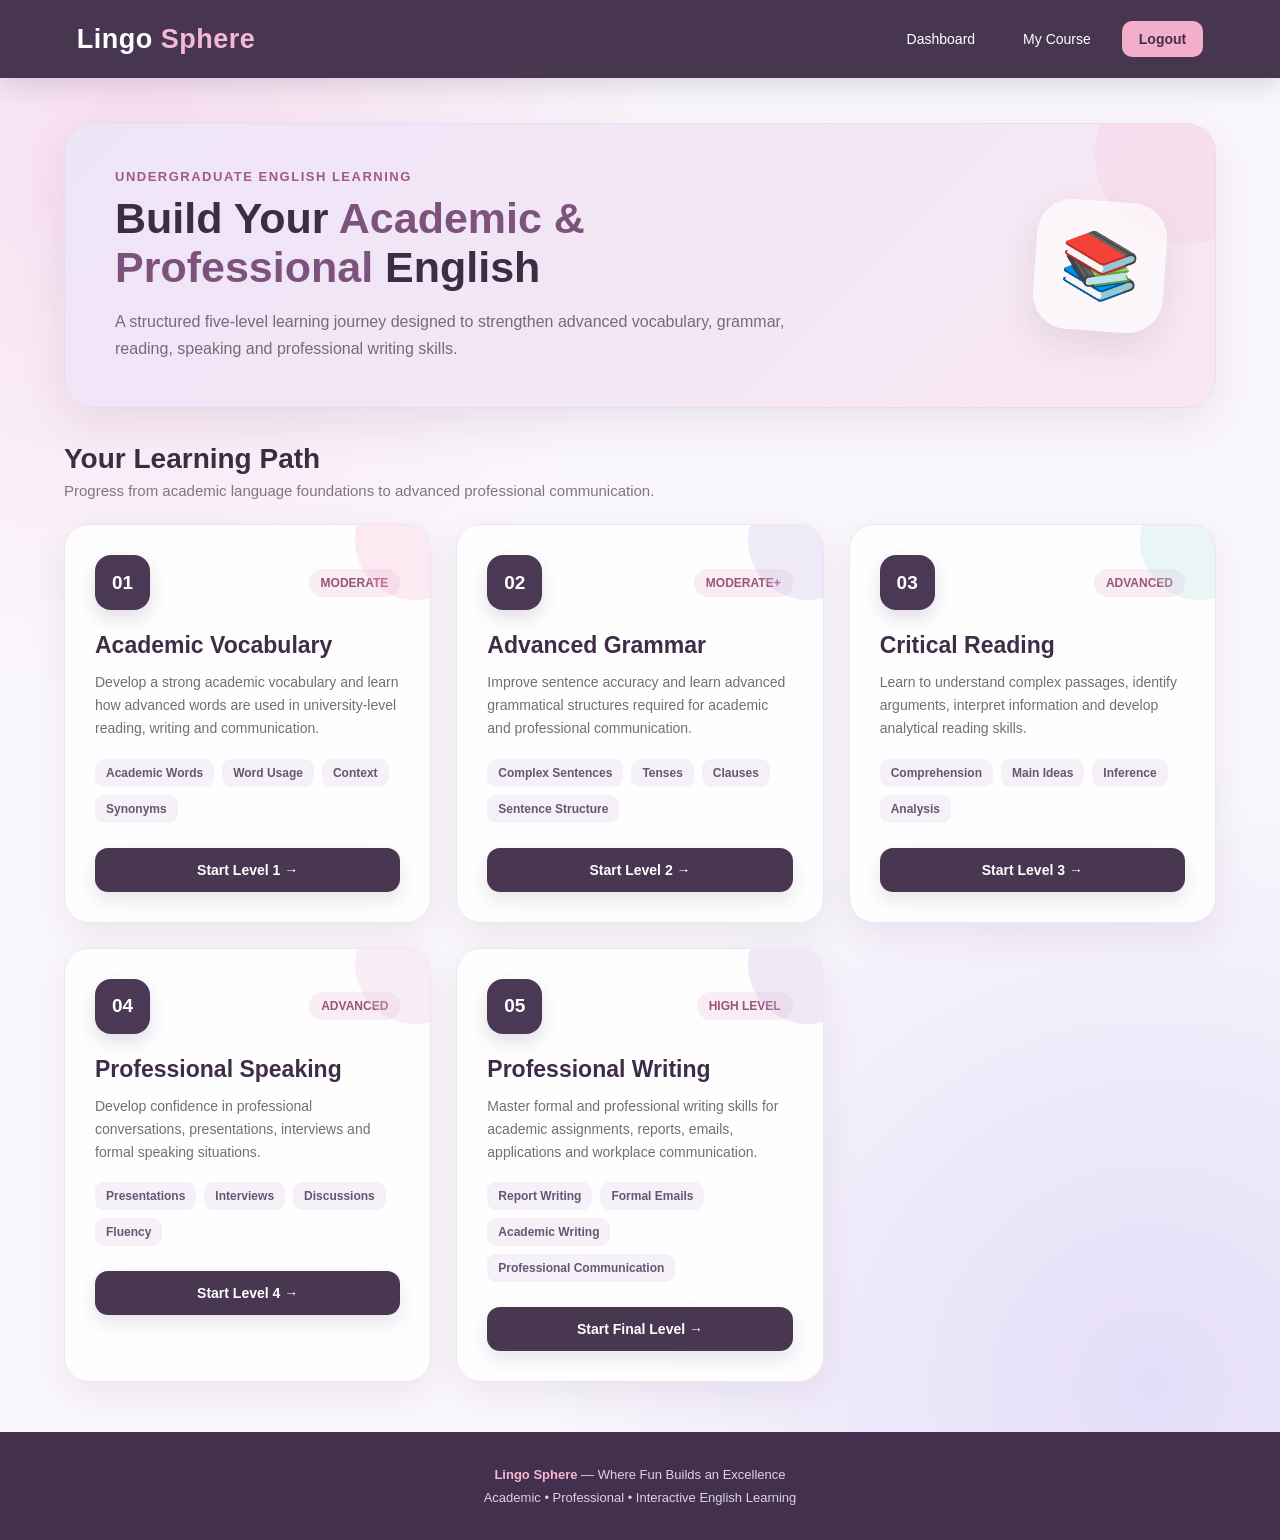
<file: templates/course.html>
<!DOCTYPE html>
<html lang="en">
<head>
    <meta charset="UTF-8">
    <meta name="viewport" content="width=device-width, initial-scale=1.0">

    <title>Lingo Sphere | My Course</title>

    <style>

        * {
            margin: 0;
            padding: 0;
            box-sizing: border-box;
        }

        body {
            font-family: "Segoe UI", Arial, sans-serif;
            background:
                radial-gradient(circle at 10% 10%, #f8dff0 0%, transparent 30%),
                radial-gradient(circle at 90% 90%, #e4ddf8 0%, transparent 35%),
                #faf7fc;
            color: #33263b;
            min-height: 100vh;
        }

        /* =====================================================
           NAVBAR
        ===================================================== */

        .navbar {
            height: 78px;
            background: rgba(67, 48, 76, 0.97);
            color: white;

            display: flex;
            align-items: center;
            justify-content: space-between;

            padding: 0 6%;

            box-shadow: 0 8px 25px rgba(50, 35, 60, 0.15);

            position: sticky;
            top: 0;
            z-index: 100;
        }

        .logo {
            font-size: 27px;
            font-weight: 800;
            letter-spacing: 0.5px;
        }

        .logo span {
            color: #f5b8d5;
        }

        .nav-links {
            display: flex;
            align-items: center;
            gap: 14px;
        }

        .nav-links a {
            color: white;
            text-decoration: none;
            padding: 10px 17px;
            border-radius: 10px;
            font-size: 14px;
            transition: 0.3s;
        }

        .nav-links a:hover {
            background: rgba(255,255,255,0.12);
            color: #ffd1e5;
        }

        .logout {
            background: #f2aeca !important;
            color: #43304c !important;
            font-weight: 700;
        }

        /* =====================================================
           HERO
        ===================================================== */

        .hero {
            width: 90%;
            max-width: 1250px;
            margin: 45px auto 35px;

            background: linear-gradient(
                135deg,
                #eee5f8,
                #f8e8f2
            );

            border: 1px solid #eadcf0;
            border-radius: 30px;

            padding: 45px 50px;

            display: flex;
            align-items: center;
            justify-content: space-between;

            position: relative;
            overflow: hidden;

            box-shadow: 0 15px 45px rgba(75, 51, 82, 0.10);

            animation: fadeUp 0.8s ease;
        }

        .hero::after {
            content: "";
            width: 180px;
            height: 180px;

            background: #f4b9d4;
            opacity: 0.18;

            border-radius: 50%;

            position: absolute;
            right: -60px;
            top: -60px;
        }

        .hero-text {
            max-width: 720px;
            position: relative;
            z-index: 2;
        }

        .small-title {
            color: #a05b81;
            font-weight: 700;
            letter-spacing: 1.5px;
            font-size: 13px;
            text-transform: uppercase;
            margin-bottom: 10px;
        }

        .hero h1 {
            font-size: 43px;
            line-height: 1.15;
            margin-bottom: 15px;
            color: #3e2b46;
        }

        .hero h1 span {
            color: #7d537e;
        }

        .hero p {
            color: #756a78;
            font-size: 16px;
            line-height: 1.7;
        }

        .hero-icon {
            width: 130px;
            height: 130px;

            border-radius: 35px;

            background: rgba(255,255,255,0.65);

            display: flex;
            align-items: center;
            justify-content: center;

            font-size: 65px;

            box-shadow: 0 15px 35px rgba(80, 50, 90, 0.10);

            transform: rotate(4deg);
            animation: floating 3s ease-in-out infinite;

            position: relative;
            z-index: 2;
        }

        /* =====================================================
           COURSE HEADER
        ===================================================== */

        .section {
            width: 90%;
            max-width: 1250px;
            margin: 0 auto 50px;
        }

        .section-heading {
            margin-bottom: 25px;
        }

        .section-heading h2 {
            color: #3e2b46;
            font-size: 28px;
            margin-bottom: 7px;
        }

        .section-heading p {
            color: #817582;
            font-size: 15px;
        }

        /* =====================================================
           LEVEL CARDS
        ===================================================== */

        .levels {
            display: grid;

            grid-template-columns:
                repeat(auto-fit, minmax(350px, 1fr));

            gap: 25px;
        }

        .level-card {
            background: rgba(255,255,255,0.90);

            border: 1px solid #eee3f1;

            border-radius: 25px;

            padding: 30px;

            min-height: 330px;

            position: relative;

            overflow: hidden;

            box-shadow:
                0 12px 35px rgba(62, 43, 70, 0.08);

            transition:
                transform 0.35s ease,
                box-shadow 0.35s ease;

            animation: fadeUp 0.8s ease;
        }

        .level-card:hover {
            transform: translateY(-9px);
            box-shadow:
                0 22px 45px rgba(62, 43, 70, 0.14);
        }

        .level-card::before {
            content: "";

            position: absolute;

            width: 120px;
            height: 120px;

            border-radius: 50%;

            right: -45px;
            top: -45px;

            opacity: 0.30;
        }

        .level1::before {
            background: #f3b5d0;
        }

        .level2::before {
            background: #cbbbe9;
        }

        .level3::before {
            background: #b8dce0;
        }

        .level4::before {
            background: #e8c3d9;
        }

        .level5::before {
            background: #c8b7dd;
        }

        .level-top {
            display: flex;
            align-items: center;
            justify-content: space-between;

            margin-bottom: 22px;
        }

        .level-number {
            width: 55px;
            height: 55px;

            border-radius: 16px;

            background: #4b3854;
            color: white;

            display: flex;
            align-items: center;
            justify-content: center;

            font-size: 19px;
            font-weight: 800;

            box-shadow: 0 8px 18px rgba(60,40,70,0.15);
        }

        .difficulty {
            font-size: 12px;

            padding: 7px 12px;

            border-radius: 30px;

            background: #f8edf4;
            color: #9a5579;

            font-weight: 700;
        }

        .level-card h3 {
            font-size: 23px;
            color: #3f2d47;
            margin-bottom: 12px;
        }

        .level-card .description {
            color: #756c78;
            line-height: 1.65;
            font-size: 14px;
            margin-bottom: 18px;
        }

        .topics {
            display: flex;
            flex-wrap: wrap;
            gap: 8px;

            margin-bottom: 25px;
        }

        .topic {
            padding: 7px 11px;

            background: #f6f0f8;

            color: #685671;

            border-radius: 9px;

            font-size: 12px;
            font-weight: 600;
        }

        /* =====================================================
           BUTTON
        ===================================================== */

        .open-btn {
            display: inline-flex;
            align-items: center;
            justify-content: center;

            width: 100%;

            padding: 14px 18px;

            background: #493650;
            color: white;

            border-radius: 13px;

            text-decoration: none;

            font-size: 14px;
            font-weight: 700;

            transition: 0.3s;

            box-shadow: 0 8px 18px rgba(55, 40, 65, 0.12);
        }

        .open-btn:hover {
            background: #684b70;
            transform: translateY(-2px);
        }

        /* =====================================================
           FOOTER
        ===================================================== */

        footer {
            text-align: center;

            padding: 35px 20px;

            margin-top: 20px;

            background: #43304c;

            color: #ddd2df;

            font-size: 13px;
        }

        footer strong {
            color: #f4b8d3;
        }

        /* =====================================================
           ANIMATIONS
        ===================================================== */

        @keyframes fadeUp {

            from {
                opacity: 0;
                transform: translateY(25px);
            }

            to {
                opacity: 1;
                transform: translateY(0);
            }

        }

        @keyframes floating {

            0%, 100% {
                transform: translateY(0) rotate(4deg);
            }

            50% {
                transform: translateY(-10px) rotate(4deg);
            }

        }

        /* =====================================================
           RESPONSIVE
        ===================================================== */

        @media(max-width: 700px) {

            .navbar {
                padding: 0 20px;
            }

            .nav-links a:not(.logout) {
                display: none;
            }

            .hero {
                width: 92%;
                padding: 32px 25px;
            }

            .hero h1 {
                font-size: 32px;
            }

            .hero-icon {
                display: none;
            }

            .section {
                width: 92%;
            }

            .levels {
                grid-template-columns: 1fr;
            }

        }

    </style>
</head>

<body>

    <!-- =====================================================
         NAVBAR
    ===================================================== -->

    <nav class="navbar">

        <div class="logo">
            Lingo <span>Sphere</span>
        </div>

        <div class="nav-links">

            <a href="/dashboard">
                Dashboard
            </a>

            <a href="/course">
                My Course
            </a>

            <a href="/logout" class="logout">
                Logout
            </a>

        </div>

    </nav>


    <!-- =====================================================
         HERO
    ===================================================== -->

    <section class="hero">

        <div class="hero-text">

            <div class="small-title">
                Undergraduate English Learning
            </div>

            <h1>
                Build Your
                <span>Academic & Professional</span>
                English
            </h1>

            <p>
                A structured five-level learning journey designed
                to strengthen advanced vocabulary, grammar,
                reading, speaking and professional writing skills.
            </p>

        </div>

        <div class="hero-icon">
            📚
        </div>

    </section>


    <!-- =====================================================
         COURSE LEVELS
    ===================================================== -->

    <section class="section">

        <div class="section-heading">

            <h2>
                Your Learning Path
            </h2>

            <p>
                Progress from academic language foundations
                to advanced professional communication.
            </p>

        </div>


        <div class="levels">


            <!-- =================================================
                 LEVEL 1
            ================================================= -->

            <div class="level-card level1">

                <div class="level-top">

                    <div class="level-number">
                        01
                    </div>

                    <div class="difficulty">
                        MODERATE
                    </div>

                </div>

                <h3>
                    Academic Vocabulary
                </h3>

                <p class="description">
                    Develop a strong academic vocabulary and learn
                    how advanced words are used in university-level
                    reading, writing and communication.
                </p>

                <div class="topics">

                    <span class="topic">
                        Academic Words
                    </span>

                    <span class="topic">
                        Word Usage
                    </span>

                    <span class="topic">
                        Context
                    </span>

                    <span class="topic">
                        Synonyms
                    </span>

                </div>

                <a href="/alphabet" class="open-btn">
                    Start Level 1 →
                </a>

            </div>


            <!-- =================================================
                 LEVEL 2
            ================================================= -->

            <div class="level-card level2">

                <div class="level-top">

                    <div class="level-number">
                        02
                    </div>

                    <div class="difficulty">
                        MODERATE+
                    </div>

                </div>

                <h3>
                    Advanced Grammar
                </h3>

                <p class="description">
                    Improve sentence accuracy and learn advanced
                    grammatical structures required for academic
                    and professional communication.
                </p>

                <div class="topics">

                    <span class="topic">
                        Complex Sentences
                    </span>

                    <span class="topic">
                        Tenses
                    </span>

                    <span class="topic">
                        Clauses
                    </span>

                    <span class="topic">
                        Sentence Structure
                    </span>

                </div>

                <a href="/vocabulary" class="open-btn">
                    Start Level 2 →
                </a>

            </div>


            <!-- =================================================
                 LEVEL 3
            ================================================= -->

            <div class="level-card level3">

                <div class="level-top">

                    <div class="level-number">
                        03
                    </div>

                    <div class="difficulty">
                        ADVANCED
                    </div>

                </div>

                <h3>
                    Critical Reading
                </h3>

                <p class="description">
                    Learn to understand complex passages, identify
                    arguments, interpret information and develop
                    analytical reading skills.
                </p>

                <div class="topics">

                    <span class="topic">
                        Comprehension
                    </span>

                    <span class="topic">
                        Main Ideas
                    </span>

                    <span class="topic">
                        Inference
                    </span>

                    <span class="topic">
                        Analysis
                    </span>

                </div>

                <a href="/reading" class="open-btn">
                    Start Level 3 →
                </a>

            </div>


            <!-- =================================================
                 LEVEL 4
            ================================================= -->

            <div class="level-card level4">

                <div class="level-top">

                    <div class="level-number">
                        04
                    </div>

                    <div class="difficulty">
                        ADVANCED
                    </div>

                </div>

                <h3>
                    Professional Speaking
                </h3>

                <p class="description">
                    Develop confidence in professional conversations,
                    presentations, interviews and formal speaking
                    situations.
                </p>

                <div class="topics">

                    <span class="topic">
                        Presentations
                    </span>

                    <span class="topic">
                        Interviews
                    </span>

                    <span class="topic">
                        Discussions
                    </span>

                    <span class="topic">
                        Fluency
                    </span>

                </div>

                <a href="/speaking" class="open-btn">
                    Start Level 4 →
                </a>

            </div>


            <!-- =================================================
                 LEVEL 5
            ================================================= -->

            <div class="level-card level5">

                <div class="level-top">

                    <div class="level-number">
                        05
                    </div>

                    <div class="difficulty">
                        HIGH LEVEL
                    </div>

                </div>

                <h3>
                    Professional Writing
                </h3>

                <p class="description">
                    Master formal and professional writing skills
                    for academic assignments, reports, emails,
                    applications and workplace communication.
                </p>

                <div class="topics">

                    <span class="topic">
                        Report Writing
                    </span>

                    <span class="topic">
                        Formal Emails
                    </span>

                    <span class="topic">
                        Academic Writing
                    </span>

                    <span class="topic">
                        Professional Communication
                    </span>

                </div>

                <a href="/writing" class="open-btn">
                    Start Final Level →
                </a>

            </div>


        </div>

    </section>


    <!-- =====================================================
         FOOTER
    ===================================================== -->

    <footer>

        <p>
            <strong>Lingo Sphere</strong>
            — Where Fun Builds an Excellence
        </p>

        <p style="margin-top:8px;">
            Academic • Professional • Interactive English Learning
        </p>

    </footer>


</body>
</html>
</file>
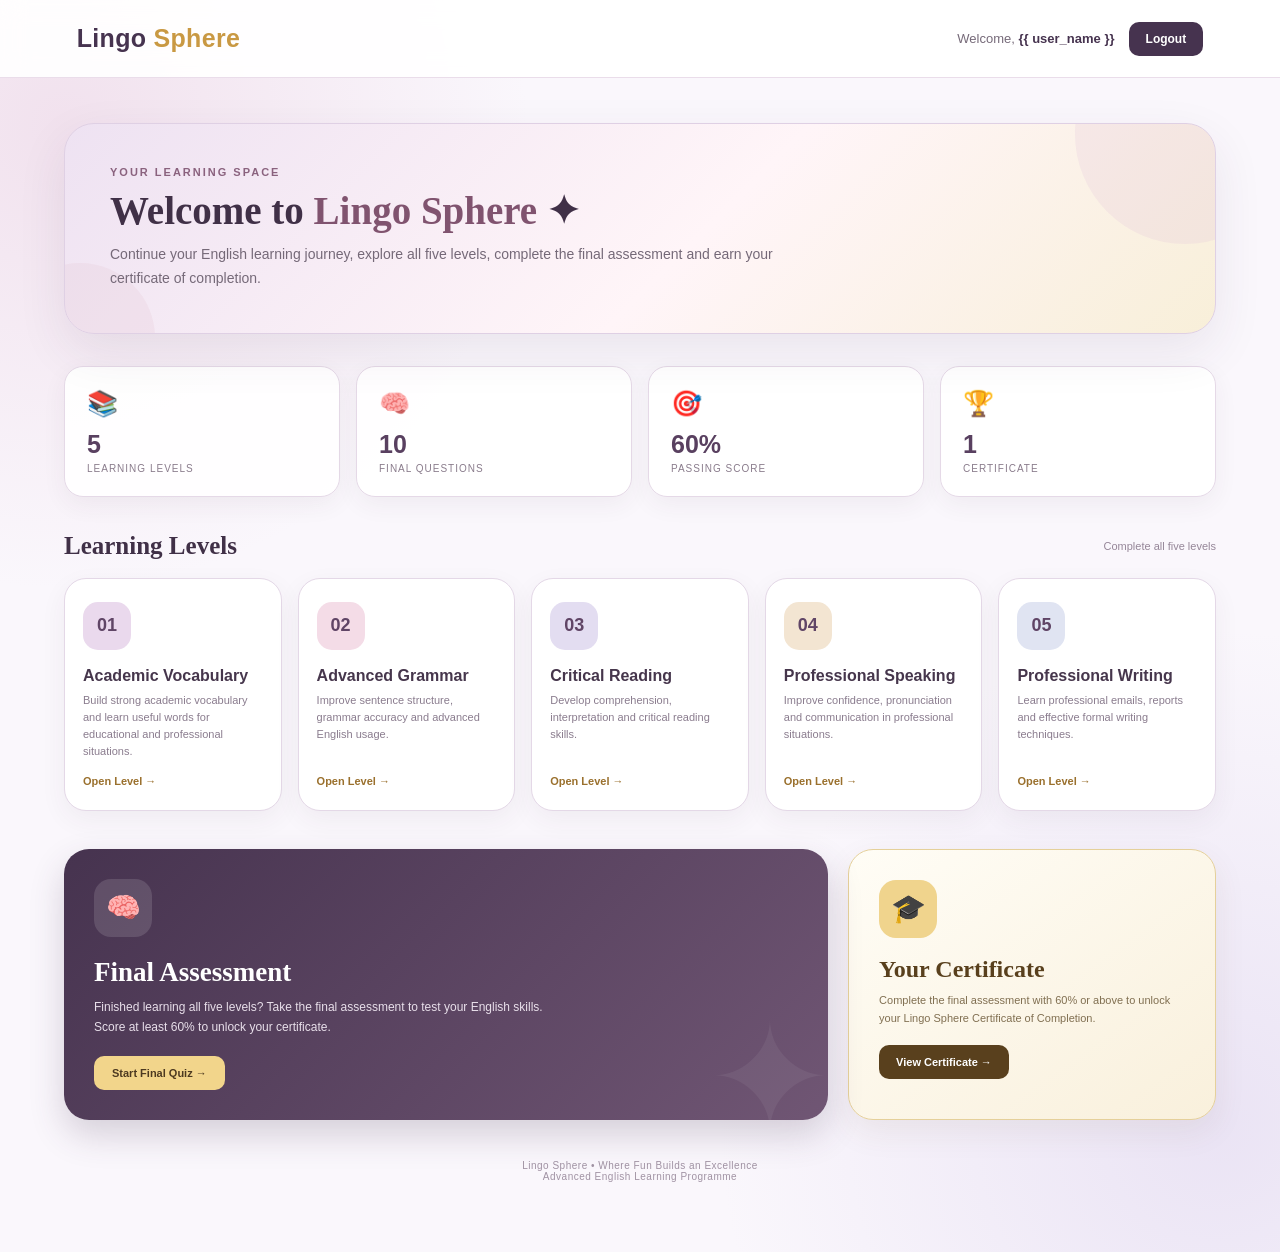
<file: templates/dashboard.html>
<!DOCTYPE html>
<html lang="en">

<head>
    <meta charset="UTF-8">
    <meta name="viewport" content="width=device-width, initial-scale=1.0">

    <title>Lingo Sphere | Dashboard</title>

    <style>

        * {
            margin: 0;
            padding: 0;
            box-sizing: border-box;
        }

        body {
            font-family: "Segoe UI", Arial, sans-serif;
            background:
                radial-gradient(circle at 5% 10%, rgba(225,185,211,.35), transparent 28%),
                radial-gradient(circle at 95% 90%, rgba(205,191,230,.35), transparent 30%),
                #faf7fc;
            color: #403047;
            min-height: 100vh;
        }

        /* ================= NAVBAR ================= */

        .navbar {
            height: 78px;
            padding: 0 6%;
            display: flex;
            align-items: center;
            justify-content: space-between;

            background: rgba(255,255,255,.92);
            border-bottom: 1px solid #eaddea;

            position: sticky;
            top: 0;
            z-index: 100;

            backdrop-filter: blur(12px);
        }

        .logo {
            font-size: 25px;
            font-weight: 900;
            color: #46334f;
            letter-spacing: .3px;
        }

        .logo span {
            color: #c99943;
        }

        .nav-right {
            display: flex;
            align-items: center;
            gap: 14px;
        }

        .welcome {
            font-size: 13px;
            color: #766a79;
        }

        .welcome strong {
            color: #46334f;
        }

        .logout {
            text-decoration: none;
            padding: 10px 17px;
            border-radius: 10px;

            background: #46334f;
            color: white;

            font-size: 12px;
            font-weight: 700;

            transition: .3s;
        }

        .logout:hover {
            background: #705674;
            transform: translateY(-2px);
        }

        /* ================= MAIN ================= */

        .main {
            width: 90%;
            max-width: 1250px;
            margin: auto;
            padding: 45px 0 70px;
        }

        /* ================= HERO ================= */

        .hero {
            position: relative;
            overflow: hidden;

            background:
                linear-gradient(
                    135deg,
                    #eee2f2,
                    #fff5f8 55%,
                    #f8efd9
                );

            border: 1px solid #dfd0e4;

            border-radius: 30px;

            padding: 42px 45px;

            margin-bottom: 32px;

            box-shadow:
                0 18px 50px rgba(67,48,76,.09);
        }

        .hero::before {
            content: "";
            position: absolute;

            width: 220px;
            height: 220px;

            border-radius: 50%;

            background: #d9b7d5;
            opacity: .20;

            right: -80px;
            top: -100px;
        }

        .hero::after {
            content: "";
            position: absolute;

            width: 150px;
            height: 150px;

            border-radius: 50%;

            background: #d7b1bd;
            opacity: .15;

            left: -60px;
            bottom: -80px;
        }

        .hero-content {
            position: relative;
            z-index: 2;
        }

        .small-title {
            color: #8a627e;
            font-size: 11px;
            font-weight: 800;
            letter-spacing: 2px;
            text-transform: uppercase;

            margin-bottom: 10px;
        }

        .hero h1 {
            font-family: Georgia, serif;
            font-size: 39px;
            color: #403047;
            margin-bottom: 10px;
        }

        .hero h1 span {
            color: #80536f;
        }

        .hero p {
            color: #756978;
            font-size: 14px;
            line-height: 1.7;
            max-width: 680px;
        }

        /* ================= STATS ================= */

        .stats {
            display: grid;
            grid-template-columns: repeat(4,1fr);
            gap: 16px;

            margin-bottom: 35px;
        }

        .stat {
            background: rgba(255,255,255,.95);
            border: 1px solid #e5d9e7;

            border-radius: 19px;

            padding: 22px;

            box-shadow:
                0 8px 25px rgba(67,48,76,.06);

            transition: .3s;
        }

        .stat:hover {
            transform: translateY(-4px);
        }

        .stat-icon {
            font-size: 25px;
            margin-bottom: 12px;
        }

        .stat-number {
            font-size: 25px;
            font-weight: 900;
            color: #594060;
        }

        .stat-label {
            color: #8a7c8c;
            font-size: 10px;
            text-transform: uppercase;
            letter-spacing: 1px;
            margin-top: 4px;
        }

        /* ================= SECTION TITLE ================= */

        .section-title {
            display: flex;
            align-items: center;
            justify-content: space-between;

            margin-bottom: 18px;
        }

        .section-title h2 {
            font-family: Georgia, serif;
            font-size: 25px;
            color: #403047;
        }

        .section-title span {
            font-size: 11px;
            color: #958698;
        }

        /* ================= LEVEL GRID ================= */

        .levels {
            display: grid;

            grid-template-columns:
                repeat(5, 1fr);

            gap: 16px;

            margin-bottom: 38px;
        }

        .level {
            text-decoration: none;
            color: inherit;

            background: white;

            border: 1px solid #e4d8e7;

            border-radius: 22px;

            padding: 23px 18px;

            min-height: 225px;

            display: flex;
            flex-direction: column;

            justify-content: space-between;

            position: relative;

            overflow: hidden;

            transition: .3s;

            box-shadow:
                0 9px 27px rgba(67,48,76,.06);
        }

        .level:hover {
            transform: translateY(-7px);

            box-shadow:
                0 17px 35px rgba(67,48,76,.12);

            border-color: #c99943;
        }

        .level-number {
            width: 48px;
            height: 48px;

            border-radius: 15px;

            display: flex;
            align-items: center;
            justify-content: center;

            font-size: 18px;
            font-weight: 900;

            background: #ead9ed;
            color: #604566;
        }

        .level:nth-child(2) .level-number {
            background: #f4dce7;
        }

        .level:nth-child(3) .level-number {
            background: #e3ddf1;
        }

        .level:nth-child(4) .level-number {
            background: #f3e5d2;
        }

        .level:nth-child(5) .level-number {
            background: #e0e4f2;
        }

        .level h3 {
            font-size: 16px;
            margin-top: 17px;
            color: #46364c;
        }

        .level p {
            font-size: 11px;
            line-height: 1.55;
            color: #8a7c8e;
            margin-top: 7px;
        }

        .open {
            color: #9a702d;
            font-size: 11px;
            font-weight: 800;
            margin-top: 15px;
        }

        /* ================= BOTTOM GRID ================= */

        .bottom-grid {
            display: grid;
            grid-template-columns: 1.35fr .65fr;
            gap: 20px;
        }

        /* ================= QUIZ ================= */

        .quiz-card {
            text-decoration: none;
            color: inherit;

            border-radius: 25px;

            padding: 30px;

            background:
                linear-gradient(
                    135deg,
                    #46334f,
                    #705674
                );

            position: relative;
            overflow: hidden;

            min-height: 240px;

            box-shadow:
                0 15px 35px rgba(70,51,79,.20);

            transition: .3s;
        }

        .quiz-card:hover {
            transform: translateY(-6px);

            box-shadow:
                0 20px 42px rgba(70,51,79,.27);
        }

        .quiz-card::after {
            content: "✦";

            position: absolute;

            font-size: 150px;

            color: rgba(255,255,255,.06);

            right: -5px;
            bottom: -45px;
        }

        .quiz-icon {
            width: 58px;
            height: 58px;

            border-radius: 17px;

            display: flex;
            align-items: center;
            justify-content: center;

            background: rgba(255,255,255,.13);

            font-size: 28px;

            margin-bottom: 20px;
        }

        .quiz-card h2 {
            color: white;

            font-family: Georgia, serif;

            font-size: 27px;

            margin-bottom: 9px;
        }

        .quiz-card p {
            color: #e8dfea;

            font-size: 12px;

            line-height: 1.7;

            max-width: 470px;
        }

        .quiz-button {
            display: inline-block;

            margin-top: 18px;

            padding: 11px 18px;

            border-radius: 10px;

            background: #f2d58b;

            color: #4c3920;

            font-size: 11px;

            font-weight: 900;
        }

        /* ================= CERTIFICATE ================= */

        .certificate-card {
            background:
                linear-gradient(
                    145deg,
                    #fffdf6,
                    #f9f0dc
                );

            border: 1px solid #e5d09a;

            border-radius: 25px;

            padding: 30px;

            min-height: 240px;

            box-shadow:
                0 12px 32px rgba(100,76,35,.08);
        }

        .certificate-icon {
            width: 58px;
            height: 58px;

            border-radius: 17px;

            display: flex;
            align-items: center;
            justify-content: center;

            background: #f0d48d;

            font-size: 28px;

            margin-bottom: 18px;
        }

        .certificate-card h2 {
            font-family: Georgia, serif;

            color: #59401d;

            font-size: 24px;

            margin-bottom: 8px;
        }

        .certificate-card p {
            color: #806f51;

            font-size: 11px;

            line-height: 1.65;

            margin-bottom: 18px;
        }

        .certificate-button {
            display: inline-block;

            text-decoration: none;

            padding: 11px 17px;

            border-radius: 10px;

            background: #59401d;

            color: white;

            font-size: 11px;

            font-weight: 800;

            transition: .3s;
        }

        .certificate-button:hover {
            background: #8b672d;

            transform: translateY(-2px);
        }

        /* ================= FOOTER ================= */

        footer {
            text-align: center;

            margin-top: 40px;

            color: #a092a3;

            font-size: 10px;

            letter-spacing: .5px;
        }

        /* ================= RESPONSIVE ================= */

        @media(max-width:1000px) {

            .levels {
                grid-template-columns:
                    repeat(3,1fr);
            }

            .stats {
                grid-template-columns:
                    repeat(2,1fr);
            }

            .bottom-grid {
                grid-template-columns: 1fr;
            }
        }

        @media(max-width:650px) {

            .navbar {
                padding: 0 4%;
            }

            .welcome {
                display: none;
            }

            .main {
                width: 92%;
            }

            .hero {
                padding: 30px 25px;
            }

            .hero h1 {
                font-size: 30px;
            }

            .levels {
                grid-template-columns: 1fr;
            }

            .stats {
                grid-template-columns: 1fr;
            }
        }

    </style>

</head>


<body>


<!-- =====================================================
     NAVBAR
===================================================== -->

<nav class="navbar">

    <div class="logo">
        Lingo <span>Sphere</span>
    </div>

    <div class="nav-right">

        <div class="welcome">
            Welcome,
            <strong>{{ user_name }}</strong>
        </div>

        <a href="/logout" class="logout">
            Logout
        </a>

    </div>

</nav>


<!-- =====================================================
     MAIN
===================================================== -->

<main class="main">


    <!-- ================= HERO ================= -->

    <section class="hero">

        <div class="hero-content">

            <div class="small-title">
                Your Learning Space
            </div>

            <h1>
                Welcome to
                <span>Lingo Sphere</span> ✦
            </h1>

            <p>
                Continue your English learning journey,
                explore all five levels, complete the final
                assessment and earn your certificate of
                completion.
            </p>

        </div>

    </section>


    <!-- ================= STATS ================= -->

    <section class="stats">

        <div class="stat">

            <div class="stat-icon">
                📚
            </div>

            <div class="stat-number">
                5
            </div>

            <div class="stat-label">
                Learning Levels
            </div>

        </div>


        <div class="stat">

            <div class="stat-icon">
                🧠
            </div>

            <div class="stat-number">
                10
            </div>

            <div class="stat-label">
                Final Questions
            </div>

        </div>


        <div class="stat">

            <div class="stat-icon">
                🎯
            </div>

            <div class="stat-number">
                60%
            </div>

            <div class="stat-label">
                Passing Score
            </div>

        </div>


        <div class="stat">

            <div class="stat-icon">
                🏆
            </div>

            <div class="stat-number">
                1
            </div>

            <div class="stat-label">
                Certificate
            </div>

        </div>

    </section>


    <!-- ================= LEVELS ================= -->

    <div class="section-title">

        <h2>
            Learning Levels
        </h2>

        <span>
            Complete all five levels
        </span>

    </div>


    <section class="levels">


        <!-- LEVEL 1 -->

        <a href="/level1" class="level">

            <div>

                <div class="level-number">
                    01
                </div>

                <h3>
                    Academic Vocabulary
                </h3>

                <p>
                    Build strong academic vocabulary
                    and learn useful words for
                    educational and professional situations.
                </p>

            </div>

            <div class="open">
                Open Level →
            </div>

        </a>


        <!-- LEVEL 2 -->

        <a href="/level2" class="level">

            <div>

                <div class="level-number">
                    02
                </div>

                <h3>
                    Advanced Grammar
                </h3>

                <p>
                    Improve sentence structure,
                    grammar accuracy and advanced
                    English usage.
                </p>

            </div>

            <div class="open">
                Open Level →
            </div>

        </a>


        <!-- LEVEL 3 -->

        <a href="/level3" class="level">

            <div>

                <div class="level-number">
                    03
                </div>

                <h3>
                    Critical Reading
                </h3>

                <p>
                    Develop comprehension,
                    interpretation and critical
                    reading skills.
                </p>

            </div>

            <div class="open">
                Open Level →
            </div>

        </a>


        <!-- LEVEL 4 -->

        <a href="/level4" class="level">

            <div>

                <div class="level-number">
                    04
                </div>

                <h3>
                    Professional Speaking
                </h3>

                <p>
                    Improve confidence, pronunciation
                    and communication in professional
                    situations.
                </p>

            </div>

            <div class="open">
                Open Level →
            </div>

        </a>


        <!-- LEVEL 5 -->

        <a href="/level5" class="level">

            <div>

                <div class="level-number">
                    05
                </div>

                <h3>
                    Professional Writing
                </h3>

                <p>
                    Learn professional emails,
                    reports and effective formal
                    writing techniques.
                </p>

            </div>

            <div class="open">
                Open Level →
            </div>

        </a>


    </section>


    <!-- ================= QUIZ + CERTIFICATE ================= -->

    <section class="bottom-grid">


        <!-- FINAL QUIZ -->

        <a href="/quiz" class="quiz-card">

            <div class="quiz-icon">
                🧠
            </div>

            <h2>
                Final Assessment
            </h2>

            <p>
                Finished learning all five levels?
                Take the final assessment to test
                your English skills. Score at least
                60% to unlock your certificate.
            </p>

            <span class="quiz-button">
                Start Final Quiz →
            </span>

        </a>


        <!-- CERTIFICATE -->

        <div class="certificate-card">

            <div class="certificate-icon">
                🎓
            </div>

            <h2>
                Your Certificate
            </h2>

            <p>
                Complete the final assessment with
                60% or above to unlock your
                Lingo Sphere Certificate of Completion.
            </p>

            <a
                href="/certificate"
                class="certificate-button">

                View Certificate →

            </a>

        </div>


    </section>


    <!-- ================= FOOTER ================= -->

    <footer>

        Lingo Sphere • Where Fun Builds an Excellence
        <br>
        Advanced English Learning Programme

    </footer>


</main>


</body>

</html>
</file>
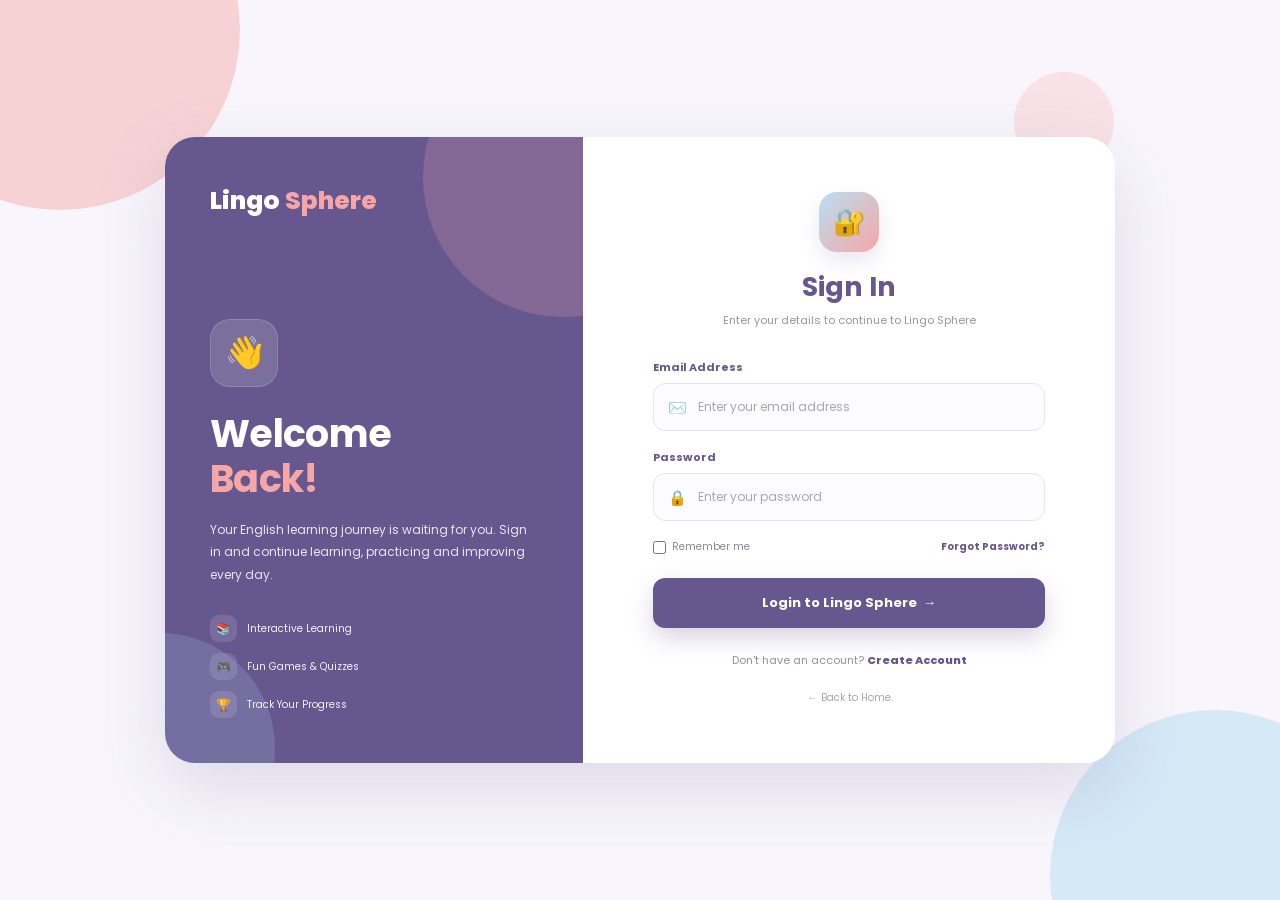
<file: templates/login.html>
<!DOCTYPE html>
<html lang="en">

<head>
    <meta charset="UTF-8">
    <meta name="viewport" content="width=device-width, initial-scale=1.0">

    <title>Login | Lingo Sphere</title>

    <link rel="preconnect" href="https://fonts.googleapis.com">
    <link rel="preconnect" href="https://fonts.gstatic.com" crossorigin>

    <link href="https://fonts.googleapis.com/css2?family=Poppins:wght@400;500;600;700;800&display=swap"
          rel="stylesheet">

    <style>

        * {
            margin: 0;
            padding: 0;
            box-sizing: border-box;
        }

        body {
            min-height: 100vh;
            font-family: "Poppins", sans-serif;
            background: #f8f6fc;
            display: flex;
            align-items: center;
            justify-content: center;
            padding: 30px;
            overflow: hidden;
            color: #66588f;
        }

        /* ================= BACKGROUND ================= */

        .shape {
            position: fixed;
            border-radius: 50%;
            z-index: 0;
            pointer-events: none;
        }

        .shape-pink {
            width: 360px;
            height: 360px;
            background: #f6a6a6;
            opacity: .45;
            top: -150px;
            left: -120px;
        }

        .shape-blue {
            width: 330px;
            height: 330px;
            background: #b8dff2;
            opacity: .55;
            bottom: -140px;
            right: -100px;
        }

        .shape-small {
            width: 100px;
            height: 100px;
            background: #f6a6a6;
            opacity: .25;
            right: 13%;
            top: 8%;
        }

        /* ================= MAIN CONTAINER ================= */

        .login-container {
            width: 100%;
            max-width: 950px;
            min-height: 590px;

            display: grid;
            grid-template-columns: 44% 56%;

            background: white;
            border-radius: 30px;
            overflow: hidden;

            position: relative;
            z-index: 2;

            box-shadow: 0 25px 70px rgba(102, 88, 143, .18);

            animation: pageIn .7s ease;
        }

        /* ================= LEFT PANEL ================= */

        .left-panel {
            background: #66588f;
            color: white;
            padding: 45px;

            position: relative;
            overflow: hidden;

            display: flex;
            flex-direction: column;
            justify-content: space-between;
        }

        .left-panel::before {
            content: "";
            position: absolute;

            width: 280px;
            height: 280px;

            border-radius: 50%;

            background: #f6a6a6;
            opacity: .20;

            right: -120px;
            top: -100px;
        }

        .left-panel::after {
            content: "";
            position: absolute;

            width: 230px;
            height: 230px;

            border-radius: 50%;

            background: #b8dff2;
            opacity: .17;

            left: -120px;
            bottom: -100px;
        }

        /* ================= LOGO ================= */

        .logo {
            font-size: 25px;
            font-weight: 800;

            position: relative;
            z-index: 2;
        }

        .logo span {
            color: #f6a6a6;
        }

        /* ================= LEFT CONTENT ================= */

        .left-content {
            position: relative;
            z-index: 2;
        }

        .hello-icon {
            width: 68px;
            height: 68px;

            display: flex;
            align-items: center;
            justify-content: center;

            border-radius: 20px;

            background: rgba(255, 255, 255, .14);

            border: 1px solid rgba(255, 255, 255, .15);

            font-size: 31px;

            margin-bottom: 25px;

            animation: floatIcon 3s ease-in-out infinite;
        }

        .left-content h1 {
            font-size: 38px;
            line-height: 1.18;

            margin-bottom: 17px;

            letter-spacing: -.7px;
        }

        .left-content h1 span {
            color: #f6a6a6;
        }

        .left-content p {
            color: #e9e4f2;

            font-size: 12px;
            line-height: 1.9;

            max-width: 340px;
        }

        /* ================= FEATURES ================= */

        .features {
            margin-top: 28px;

            display: grid;
            gap: 11px;
        }

        .feature {
            display: flex;
            align-items: center;

            gap: 10px;

            color: #f3eff8;

            font-size: 10px;
        }

        .feature-icon {
            width: 27px;
            height: 27px;

            border-radius: 9px;

            display: flex;
            align-items: center;
            justify-content: center;

            background: rgba(255, 255, 255, .12);

            font-size: 12px;
        }

        /* ================= RIGHT PANEL ================= */

        .right-panel {
            padding: 55px 70px;

            display: flex;
            flex-direction: column;
            justify-content: center;

            background: #ffffff;
        }

        /* ================= FORM HEADING ================= */

        .form-heading {
            text-align: center;

            margin-bottom: 30px;
        }

        .form-icon {
            width: 60px;
            height: 60px;

            margin: 0 auto 15px;

            display: flex;
            align-items: center;
            justify-content: center;

            border-radius: 18px;

            background: linear-gradient(
                135deg,
                #b8dff2,
                #f6a6a6
            );

            font-size: 26px;

            box-shadow: 0 9px 20px rgba(102, 88, 143, .14);

            animation: floatIcon 3s ease-in-out infinite;
        }

        .form-heading h2 {
            font-size: 27px;

            color: #66588f;
        }

        .form-heading p {
            margin-top: 5px;

            font-size: 11px;

            color: #9994a7;
        }

        /* ================= INPUTS ================= */

        .input-group {
            margin-bottom: 18px;
        }

        .input-group label {
            display: block;

            margin-bottom: 7px;

            color: #66588f;

            font-size: 11px;
            font-weight: 700;
        }

        .input-box {
            position: relative;
        }

        .input-icon {
            position: absolute;

            left: 15px;
            top: 50%;

            transform: translateY(-50%);

            font-size: 15px;

            z-index: 2;
        }

        .input-box input {
            width: 100%;

            padding: 14px 15px 14px 44px;

            border: 1px solid #e8e4ef;

            border-radius: 12px;

            background: #fcfbfe;

            outline: none;

            font-family: inherit;

            font-size: 12px;

            color: #66588f;

            transition: .3s ease;
        }

        .input-box input::placeholder {
            color: #aaa6b5;
        }

        .input-box input:focus {
            background: white;

            border-color: #66588f;

            box-shadow: 0 0 0 4px rgba(102, 88, 143, .10);

            transform: translateY(-1px);
        }

        /* ================= OPTIONS ================= */

        .options {
            display: flex;

            justify-content: space-between;
            align-items: center;

            margin: 2px 0 23px;

            font-size: 10px;
        }

        .remember {
            display: flex;

            align-items: center;

            gap: 6px;

            color: #8d889b;
        }

        .remember input {
            accent-color: #66588f;
        }

        .forgot {
            color: #66588f;

            text-decoration: none;

            font-weight: 700;

            transition: .3s;
        }

        .forgot:hover {
            color: #e47f87;
        }

        /* ================= LOGIN BUTTON ================= */

        .login-btn {
            width: 100%;

            border: none;

            padding: 15px;

            border-radius: 12px;

            background: #66588f;

            color: white;

            font-family: inherit;

            font-size: 13px;
            font-weight: 700;

            cursor: pointer;

            position: relative;

            overflow: hidden;

            box-shadow: 0 10px 23px rgba(102, 88, 143, .25);

            transition: .35s ease;
        }

        .login-btn::before {
            content: "";

            position: absolute;

            width: 0;
            height: 100%;

            left: 0;
            top: 0;

            background: linear-gradient(
                90deg,
                #f6a6a6,
                #b8dff2
            );

            transition: .4s ease;

            z-index: 0;
        }

        .login-btn span {
            position: relative;
            z-index: 2;
        }

        .login-btn:hover::before {
            width: 100%;
        }

        .login-btn:hover {
            transform: translateY(-4px);

            box-shadow: 0 15px 28px rgba(102, 88, 143, .32);
        }

        .login-btn:active {
            transform: scale(.98);
        }

        /* ================= REGISTER ================= */

        .register {
            text-align: center;

            margin-top: 24px;

            color: #9691a3;

            font-size: 11px;
        }

        .register a {
            color: #66588f;

            font-weight: 800;

            text-decoration: none;

            transition: .3s;
        }

        .register a:hover {
            color: #e47f87;
        }

        /* ================= HOME ================= */

        .home {
            text-align: center;

            margin-top: 14px;
        }

        .home a {
            text-decoration: none;

            color: #aaa5b4;

            font-size: 10px;

            transition: .3s;
        }

        .home a:hover {
            color: #66588f;
        }

        /* ================= ANIMATIONS ================= */

        @keyframes pageIn {

            from {
                opacity: 0;
                transform: translateY(25px) scale(.97);
            }

            to {
                opacity: 1;
                transform: translateY(0) scale(1);
            }

        }

        @keyframes floatIcon {

            0%, 100% {
                transform: translateY(0);
            }

            50% {
                transform: translateY(-7px);
            }

        }

        /* ================= RESPONSIVE ================= */

        @media (max-width: 800px) {

            body {
                overflow: auto;
                padding: 18px;
            }

            .login-container {
                grid-template-columns: 1fr;
                max-width: 500px;
            }

            .left-panel {
                padding: 35px;
                min-height: 350px;
            }

            .left-content h1 {
                font-size: 30px;
            }

            .right-panel {
                padding: 40px 35px;
            }

        }

        @media (max-width: 480px) {

            .left-panel {
                padding: 30px;
            }

            .right-panel {
                padding: 35px 25px;
            }

            .left-content h1 {
                font-size: 27px;
            }

            .features {
                display: none;
            }

        }

    </style>

</head>


<body>

    <!-- Background Shapes -->

    <div class="shape shape-pink"></div>
    <div class="shape shape-blue"></div>
    <div class="shape shape-small"></div>


    <!-- ================= MAIN LOGIN BOX ================= -->

    <div class="login-container">


        <!-- ================= LEFT SIDE ================= -->

        <section class="left-panel">

            <div class="logo">
                Lingo <span>Sphere</span>
            </div>


            <div class="left-content">

                <div class="hello-icon">
                    👋
                </div>

                <h1>
                    Welcome<br>
                    <span>Back!</span>
                </h1>

                <p>
                    Your English learning journey is waiting
                    for you. Sign in and continue learning,
                    practicing and improving every day.
                </p>


                <div class="features">

                    <div class="feature">

                        <div class="feature-icon">
                            📚
                        </div>

                        Interactive Learning

                    </div>


                    <div class="feature">

                        <div class="feature-icon">
                            🎮
                        </div>

                        Fun Games & Quizzes

                    </div>


                    <div class="feature">

                        <div class="feature-icon">
                            🏆
                        </div>

                        Track Your Progress

                    </div>

                </div>

            </div>

        </section>


        <!-- ================= RIGHT SIDE ================= -->

        <section class="right-panel">


            <div class="form-heading">

                <div class="form-icon">
                    🔐
                </div>

                <h2>
                    Sign In
                </h2>

                <p>
                    Enter your details to continue to Lingo Sphere
                </p>

            </div>


            <form method="POST" action="/login">


                <!-- EMAIL -->

                <div class="input-group">

                    <label>
                        Email Address
                    </label>

                    <div class="input-box">

                        <span class="input-icon">
                            ✉️
                        </span>

                        <input
                            type="email"
                            name="email"
                            placeholder="Enter your email address"
                            required
                        >

                    </div>

                </div>


                <!-- PASSWORD -->

                <div class="input-group">

                    <label>
                        Password
                    </label>

                    <div class="input-box">

                        <span class="input-icon">
                            🔒
                        </span>

                        <input
                            type="password"
                            name="password"
                            placeholder="Enter your password"
                            required
                        >

                    </div>

                </div>


                <!-- OPTIONS -->

                <div class="options">

                    <label class="remember">

                        <input type="checkbox">

                        Remember me

                    </label>


                    <a href="#" class="forgot">
                        Forgot Password?
                    </a>

                </div>


                <!-- LOGIN BUTTON -->

                <button type="submit" class="login-btn">

                    <span>
                        Login to Lingo Sphere&nbsp; →
                    </span>

                </button>


            </form>


            <!-- REGISTER LINK -->

            <div class="register">

                Don't have an account?

                <a href="/register">
                    Create Account
                </a>

            </div>


            <!-- HOME LINK -->

            <div class="home">

                <a href="/">
                    ← Back to Home
                </a>

            </div>


        </section>

    </div>

</body>

</html>
</file>
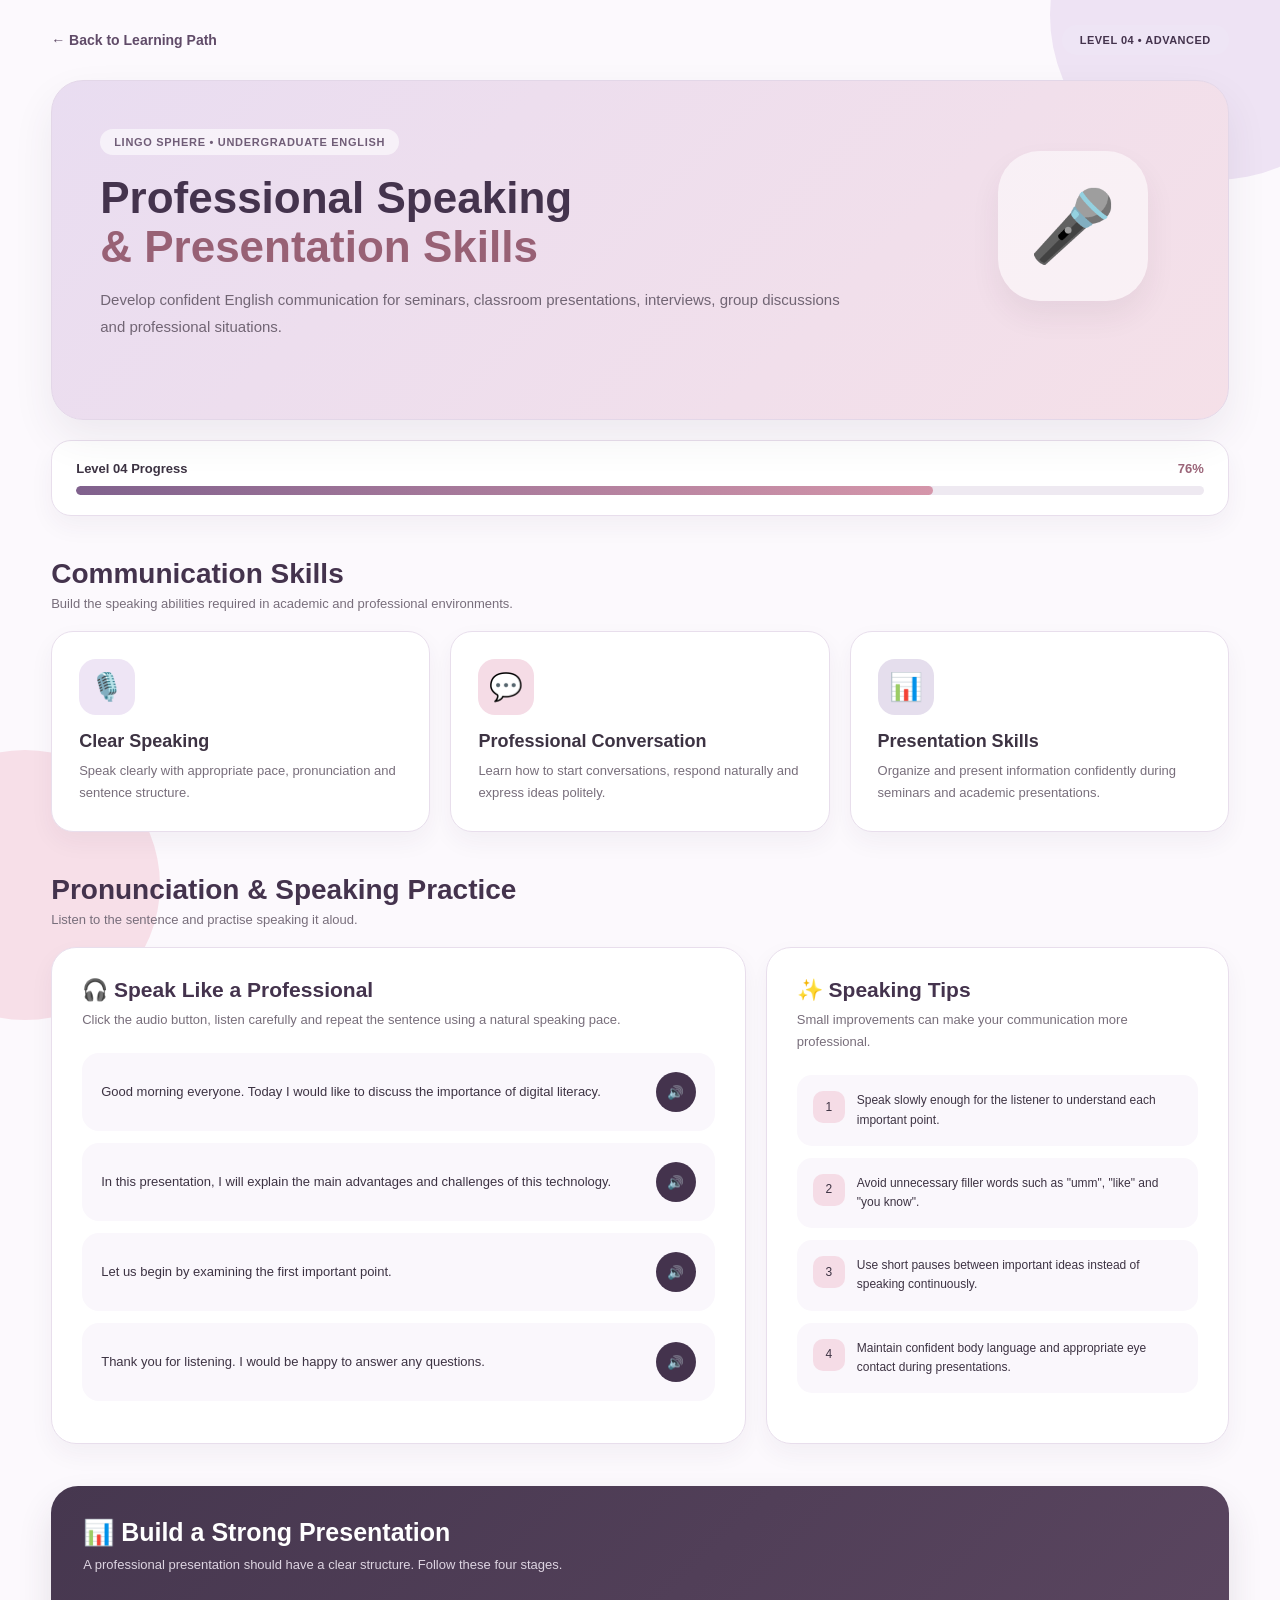
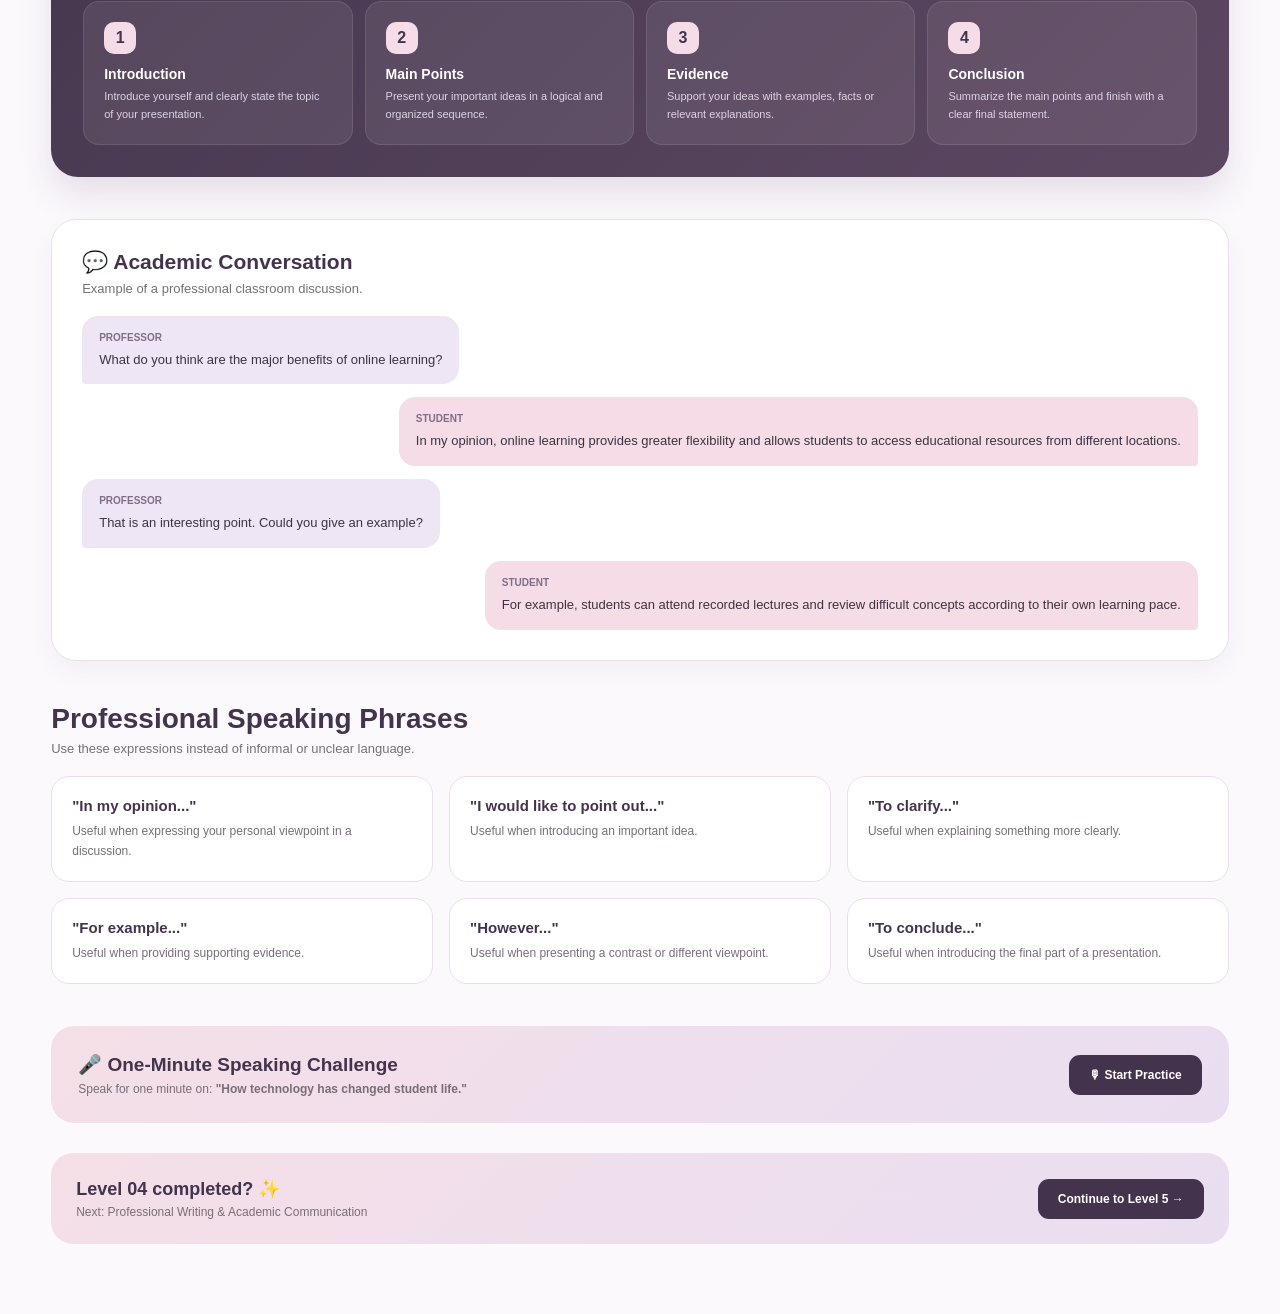
<file: templates/professional_writing.html>
<!DOCTYPE html>
<html lang="en">
<head>
<meta charset="UTF-8">
<meta name="viewport" content="width=device-width, initial-scale=1.0">

<title>Lingo Sphere | Level 4 - Professional Speaking</title>

<style>

:root{
    --lavender:#eee5f5;
    --lavender-dark:#d9c9e3;
    --plum:#44334d;
    --plum-light:#604b68;
    --pink:#f5dce6;
    --pink-dark:#d59aaa;
    --cream:#fcf9fd;
    --white:#ffffff;
    --text:#3d3343;
    --muted:#786e7b;
    --border:#e8deec;
}

*{
    margin:0;
    padding:0;
    box-sizing:border-box;
}

html{
    scroll-behavior:smooth;
}

body{
    font-family:"Segoe UI",Arial,sans-serif;
    background:var(--cream);
    color:var(--text);
}


/* ================= BACKGROUND ================= */

.bg{
    position:fixed;
    z-index:-1;
    border-radius:50%;
    pointer-events:none;
}

.bg1{
    width:330px;
    height:330px;
    top:-150px;
    right:-100px;
    background:#eee3f4;
    animation:float 7s infinite ease-in-out;
}

.bg2{
    width:270px;
    height:270px;
    bottom:-120px;
    left:-110px;
    background:#f7dfe8;
    animation:float 8s infinite ease-in-out reverse;
}

@keyframes float{

    0%,100%{
        transform:translateY(0);
    }

    50%{
        transform:translateY(25px);
    }

}


/* ================= CONTAINER ================= */

.container{
    width:92%;
    max-width:1250px;
    margin:auto;
    padding:25px 0 70px;
}


/* ================= NAV ================= */

.nav{
    display:flex;
    justify-content:space-between;
    align-items:center;
    margin-bottom:25px;
}

.back{
    text-decoration:none;
    color:var(--plum-light);
    font-size:14px;
    font-weight:600;
    transition:.3s;
}

.back:hover{
    transform:translateX(-4px);
}

.badge{
    background:var(--lavender);
    color:var(--plum);
    padding:9px 18px;
    border-radius:30px;
    font-size:11px;
    font-weight:700;
    letter-spacing:.5px;
}


/* ================= HERO ================= */

.hero{

    min-height:340px;

    padding:48px;

    border-radius:32px;

    background:
        linear-gradient(
            135deg,
            #e9ddf1,
            #f5e0e8
        );

    border:1px solid #e3d7e8;

    position:relative;

    overflow:hidden;

    box-shadow:
        0 18px 40px rgba(65,45,75,.08);

    animation:appear .7s ease;
}

@keyframes appear{

    from{
        opacity:0;
        transform:translateY(15px);
    }

    to{
        opacity:1;
        transform:translateY(0);
    }

}

.hero-content{
    max-width:750px;
}

.label{

    display:inline-block;

    padding:7px 14px;

    border-radius:20px;

    background:rgba(255,255,255,.6);

    color:#705d77;

    font-size:11px;

    font-weight:700;

    letter-spacing:.7px;

    margin-bottom:18px;
}

.hero h1{

    font-size:44px;

    line-height:1.12;

    color:var(--plum);

    margin-bottom:14px;
}

.hero h1 span{
    color:#986175;
}

.hero p{

    font-size:15px;

    line-height:1.8;

    color:#716574;
}

.hero-icon{

    position:absolute;

    right:80px;

    top:70px;

    width:150px;

    height:150px;

    display:flex;

    align-items:center;

    justify-content:center;

    background:rgba(255,255,255,.55);

    border-radius:42px;

    font-size:70px;

    box-shadow:
        0 15px 30px rgba(65,45,75,.07);

    animation:iconFloat 4s infinite ease-in-out;
}

@keyframes iconFloat{

    0%,100%{
        transform:translateY(0) rotate(-2deg);
    }

    50%{
        transform:translateY(-10px) rotate(2deg);
    }

}


/* ================= PROGRESS ================= */

.progress{

    background:white;

    margin-top:20px;

    padding:20px 24px;

    border-radius:20px;

    border:1px solid var(--border);

    box-shadow:
        0 10px 25px rgba(65,45,75,.05);
}

.progress-top{

    display:flex;

    justify-content:space-between;

    font-size:13px;

    font-weight:700;

    margin-bottom:10px;
}

.percent{
    color:#9b6579;
}

.progress-bar{

    height:9px;

    background:#eee9f1;

    border-radius:20px;

    overflow:hidden;
}

.progress-fill{

    width:76%;

    height:100%;

    border-radius:20px;

    background:
        linear-gradient(
            90deg,
            #80618d,
            #d596aa
        );

    animation:progressLoad 1.2s ease;
}

@keyframes progressLoad{

    from{
        width:0;
    }

    to{
        width:76%;
    }

}


/* ================= SECTION ================= */

.section{
    margin-top:42px;
}

.heading{
    margin-bottom:20px;
}

.heading h2{

    font-size:28px;

    color:var(--plum);
}

.heading p{

    color:var(--muted);

    font-size:13px;

    margin-top:6px;
}


/* ================= SKILLS ================= */

.skills{

    display:grid;

    grid-template-columns:
        repeat(3,1fr);

    gap:20px;
}

.skill{

    background:white;

    border:1px solid var(--border);

    border-radius:22px;

    padding:27px;

    box-shadow:
        0 10px 25px rgba(65,45,75,.05);

    transition:.3s;
}

.skill:hover{

    transform:translateY(-7px);

    box-shadow:
        0 18px 35px rgba(65,45,75,.10);
}

.skill-icon{

    width:56px;

    height:56px;

    display:flex;

    align-items:center;

    justify-content:center;

    background:var(--lavender);

    border-radius:17px;

    font-size:27px;

    margin-bottom:16px;
}

.skill:nth-child(2) .skill-icon{
    background:var(--pink);
}

.skill:nth-child(3) .skill-icon{
    background:#e5deed;
}

.skill h3{

    font-size:18px;

    margin-bottom:8px;
}

.skill p{

    color:var(--muted);

    font-size:13px;

    line-height:1.7;
}


/* ================= SPEAKING PRACTICE ================= */

.practice{

    display:grid;

    grid-template-columns:
        1.2fr .8fr;

    gap:20px;
}

.practice-card{

    background:white;

    border:1px solid var(--border);

    border-radius:25px;

    padding:30px;

    box-shadow:
        0 10px 25px rgba(65,45,75,.05);
}

.practice-card h3{

    font-size:21px;

    color:var(--plum);

    margin-bottom:7px;
}

.practice-card > p{

    color:var(--muted);

    font-size:13px;

    line-height:1.7;

    margin-bottom:22px;
}

.sentence{

    background:#faf7fc;

    border-radius:17px;

    padding:19px;

    margin-bottom:12px;

    display:flex;

    justify-content:space-between;

    align-items:center;

    gap:15px;

    font-size:13px;

    line-height:1.6;
}

.audio-btn{

    flex-shrink:0;

    border:none;

    width:40px;

    height:40px;

    border-radius:50%;

    background:var(--plum);

    color:white;

    cursor:pointer;

    transition:.25s;
}

.audio-btn:hover{

    transform:scale(1.1);

    background:#695273;
}


/* ================= SPEAKING TIPS ================= */

.tips{

    display:flex;

    flex-direction:column;

    gap:12px;
}

.tip{

    display:flex;

    align-items:flex-start;

    gap:12px;

    padding:16px;

    border-radius:15px;

    background:#faf7fc;

    font-size:12px;

    line-height:1.6;
}

.tip-icon{

    width:32px;

    height:32px;

    flex-shrink:0;

    border-radius:10px;

    background:var(--pink);

    display:flex;

    align-items:center;

    justify-content:center;
}


/* ================= PRESENTATION ================= */

.presentation{

    background:
        linear-gradient(
            135deg,
            #46374f,
            #5c4761
        );

    color:white;

    padding:32px;

    border-radius:27px;

    box-shadow:
        0 18px 35px rgba(60,45,65,.12);
}

.presentation h2{

    font-size:25px;

    margin-bottom:7px;
}

.presentation > p{

    color:#ddd4e1;

    font-size:13px;

    line-height:1.7;

    margin-bottom:25px;
}

.steps{

    display:grid;

    grid-template-columns:
        repeat(4,1fr);

    gap:12px;
}

.step{

    background:rgba(255,255,255,.08);

    border:1px solid rgba(255,255,255,.1);

    padding:20px;

    border-radius:16px;

    transition:.3s;
}

.step:hover{

    background:rgba(255,255,255,.13);

    transform:translateY(-4px);
}

.step-number{

    width:32px;

    height:32px;

    border-radius:10px;

    background:var(--pink);

    color:var(--plum);

    display:flex;

    align-items:center;

    justify-content:center;

    font-weight:700;

    margin-bottom:12px;
}

.step h4{

    font-size:14px;

    margin-bottom:6px;
}

.step p{

    font-size:11px;

    color:#ddd4e1;

    line-height:1.6;
}


/* ================= CONVERSATION ================= */

.conversation{

    background:white;

    border:1px solid var(--border);

    border-radius:25px;

    padding:30px;

    box-shadow:
        0 10px 25px rgba(65,45,75,.05);
}

.conversation h3{

    color:var(--plum);

    font-size:21px;

    margin-bottom:7px;
}

.conversation > p{

    color:var(--muted);

    font-size:13px;

    margin-bottom:20px;
}

.chat{

    display:flex;

    flex-direction:column;

    gap:13px;
}

.message{

    max-width:75%;

    padding:14px 17px;

    border-radius:16px;

    font-size:13px;

    line-height:1.6;
}

.teacher{

    align-self:flex-start;

    background:var(--lavender);

    border-bottom-left-radius:4px;
}

.student{

    align-self:flex-end;

    background:var(--pink);

    border-bottom-right-radius:4px;
}

.message-label{

    font-size:10px;

    font-weight:700;

    color:#806d87;

    margin-bottom:4px;
}


/* ================= PHRASES ================= */

.phrases{

    display:grid;

    grid-template-columns:
        repeat(3,1fr);

    gap:16px;
}

.phrase{

    background:white;

    border:1px solid var(--border);

    border-radius:18px;

    padding:20px;

    transition:.3s;
}

.phrase:hover{

    transform:translateY(-5px);

    box-shadow:
        0 12px 25px rgba(65,45,75,.07);
}

.phrase strong{

    display:block;

    color:var(--plum);

    font-size:15px;

    margin-bottom:7px;
}

.phrase span{

    color:var(--muted);

    font-size:12px;

    line-height:1.6;
}


/* ================= CHALLENGE ================= */

.challenge{

    margin-top:30px;

    background:
        linear-gradient(
            135deg,
            #f5dfe7,
            #e9def1
        );

    border-radius:23px;

    padding:27px;

    display:flex;

    justify-content:space-between;

    align-items:center;

    gap:20px;
}

.challenge h3{

    color:var(--plum);

    font-size:19px;
}

.challenge p{

    color:var(--muted);

    font-size:12px;

    margin-top:6px;
}

.record-btn{

    border:none;

    background:var(--plum);

    color:white;

    padding:13px 20px;

    border-radius:11px;

    font-size:12px;

    font-weight:700;

    cursor:pointer;

    transition:.3s;
}

.record-btn:hover{

    transform:translateY(-3px);

    background:#5b4562;
}


/* ================= NEXT ================= */

.next{

    margin-top:30px;

    padding:25px;

    border-radius:22px;

    background:
        linear-gradient(
            135deg,
            #f5dfe7,
            #e9def1
        );

    display:flex;

    justify-content:space-between;

    align-items:center;
}

.next h3{

    color:var(--plum);

    font-size:18px;
}

.next p{

    color:var(--muted);

    font-size:12px;

    margin-top:5px;
}

.next-btn{

    text-decoration:none;

    background:var(--plum);

    color:white;

    padding:13px 20px;

    border-radius:11px;

    font-size:12px;

    font-weight:700;

    transition:.3s;
}

.next-btn:hover{

    transform:translateY(-3px);

    background:#5b4562;
}


/* ================= RESPONSIVE ================= */

@media(max-width:950px){

    .practice{
        grid-template-columns:1fr;
    }

    .steps{
        grid-template-columns:1fr 1fr;
    }

    .skills,
    .phrases{
        grid-template-columns:1fr 1fr;
    }

}

@media(max-width:700px){

    .hero{
        padding:32px;
    }

    .hero h1{
        font-size:34px;
    }

    .hero-icon{
        display:none;
    }

    .skills,
    .phrases,
    .steps{
        grid-template-columns:1fr;
    }

    .challenge,
    .next{
        flex-direction:column;
        align-items:flex-start;
    }

}

</style>
</head>


<body>


<div class="bg bg1"></div>
<div class="bg bg2"></div>


<div class="container">


<!-- ================= NAV ================= -->

<div class="nav">

<a href="/course" class="back">
← Back to Learning Path
</a>

<div class="badge">
LEVEL 04 • ADVANCED
</div>

</div>


<!-- ================= HERO ================= -->

<section class="hero">

<div class="hero-content">

<div class="label">
LINGO SPHERE • UNDERGRADUATE ENGLISH
</div>

<h1>

Professional Speaking

<br>

<span>
& Presentation Skills
</span>

</h1>

<p>

Develop confident English communication for
seminars, classroom presentations, interviews,
group discussions and professional situations.

</p>

</div>


<div class="hero-icon">
🎤
</div>

</section>


<!-- ================= PROGRESS ================= -->

<div class="progress">

<div class="progress-top">

<span>
Level 04 Progress
</span>

<span class="percent">
76%
</span>

</div>

<div class="progress-bar">

<div class="progress-fill"></div>

</div>

</div>


<!-- ================= SKILLS ================= -->

<section class="section">

<div class="heading">

<h2>
Communication Skills
</h2>

<p>
Build the speaking abilities required in academic and professional environments.
</p>

</div>


<div class="skills">


<div class="skill">

<div class="skill-icon">
🎙️
</div>

<h3>
Clear Speaking
</h3>

<p>

Speak clearly with appropriate pace,
pronunciation and sentence structure.

</p>

</div>


<div class="skill">

<div class="skill-icon">
💬
</div>

<h3>
Professional Conversation
</h3>

<p>

Learn how to start conversations,
respond naturally and express ideas politely.

</p>

</div>


<div class="skill">

<div class="skill-icon">
📊
</div>

<h3>
Presentation Skills
</h3>

<p>

Organize and present information confidently
during seminars and academic presentations.

</p>

</div>


</div>

</section>


<!-- ================= SPEAKING PRACTICE ================= -->

<section class="section">

<div class="heading">

<h2>
Pronunciation & Speaking Practice
</h2>

<p>
Listen to the sentence and practise speaking it aloud.
</p>

</div>


<div class="practice">


<div class="practice-card">

<h3>
🎧 Speak Like a Professional
</h3>

<p>
Click the audio button, listen carefully and repeat
the sentence using a natural speaking pace.
</p>


<div class="sentence">

<span>
Good morning everyone. Today I would like to discuss
the importance of digital literacy.
</span>

<button
class="audio-btn"
onclick="speak('Good morning everyone. Today I would like to discuss the importance of digital literacy.')">
🔊
</button>

</div>


<div class="sentence">

<span>
In this presentation, I will explain the main
advantages and challenges of this technology.
</span>

<button
class="audio-btn"
onclick="speak('In this presentation, I will explain the main advantages and challenges of this technology.')">
🔊
</button>

</div>


<div class="sentence">

<span>
Let us begin by examining the first important point.
</span>

<button
class="audio-btn"
onclick="speak('Let us begin by examining the first important point.')">
🔊
</button>

</div>


<div class="sentence">

<span>
Thank you for listening. I would be happy to answer
any questions.
</span>

<button
class="audio-btn"
onclick="speak('Thank you for listening. I would be happy to answer any questions.')">
🔊
</button>

</div>


</div>


<!-- TIPS -->

<div class="practice-card">

<h3>
✨ Speaking Tips
</h3>

<p>
Small improvements can make your communication more professional.
</p>


<div class="tips">


<div class="tip">

<div class="tip-icon">
1
</div>

<span>
Speak slowly enough for the listener to understand
each important point.
</span>

</div>


<div class="tip">

<div class="tip-icon">
2
</div>

<span>
Avoid unnecessary filler words such as
"umm", "like" and "you know".
</span>

</div>


<div class="tip">

<div class="tip-icon">
3
</div>

<span>
Use short pauses between important ideas instead
of speaking continuously.
</span>

</div>


<div class="tip">

<div class="tip-icon">
4
</div>

<span>
Maintain confident body language and appropriate
eye contact during presentations.
</span>

</div>


</div>

</div>


</div>

</section>


<!-- ================= PRESENTATION ================= -->

<section class="section">

<div class="presentation">

<h2>
📊 Build a Strong Presentation
</h2>

<p>
A professional presentation should have a clear structure.
Follow these four stages.
</p>


<div class="steps">


<div class="step">

<div class="step-number">
1
</div>

<h4>
Introduction
</h4>

<p>
Introduce yourself and clearly state
the topic of your presentation.
</p>

</div>


<div class="step">

<div class="step-number">
2
</div>

<h4>
Main Points
</h4>

<p>
Present your important ideas in a
logical and organized sequence.
</p>

</div>


<div class="step">

<div class="step-number">
3
</div>

<h4>
Evidence
</h4>

<p>
Support your ideas with examples,
facts or relevant explanations.
</p>

</div>


<div class="step">

<div class="step-number">
4
</div>

<h4>
Conclusion
</h4>

<p>
Summarize the main points and finish
with a clear final statement.
</p>

</div>


</div>

</div>

</section>


<!-- ================= CONVERSATION ================= -->

<section class="section">

<div class="conversation">

<h3>
💬 Academic Conversation
</h3>

<p>
Example of a professional classroom discussion.
</p>


<div class="chat">


<div class="message teacher">

<div class="message-label">
PROFESSOR
</div>

What do you think are the major benefits
of online learning?

</div>


<div class="message student">

<div class="message-label">
STUDENT
</div>

In my opinion, online learning provides
greater flexibility and allows students
to access educational resources from
different locations.

</div>


<div class="message teacher">

<div class="message-label">
PROFESSOR
</div>

That is an interesting point. Could you
give an example?

</div>


<div class="message student">

<div class="message-label">
STUDENT
</div>

For example, students can attend recorded
lectures and review difficult concepts
according to their own learning pace.

</div>


</div>

</div>

</section>


<!-- ================= PROFESSIONAL PHRASES ================= -->

<section class="section">

<div class="heading">

<h2>
Professional Speaking Phrases
</h2>

<p>
Use these expressions instead of informal or unclear language.
</p>

</div>


<div class="phrases">


<div class="phrase">

<strong>
"In my opinion..."
</strong>

<span>
Useful when expressing your personal viewpoint
in a discussion.
</span>

</div>


<div class="phrase">

<strong>
"I would like to point out..."
</strong>

<span>
Useful when introducing an important idea.
</span>

</div>


<div class="phrase">

<strong>
"To clarify..."
</strong>

<span>
Useful when explaining something more clearly.
</span>

</div>


<div class="phrase">

<strong>
"For example..."
</strong>

<span>
Useful when providing supporting evidence.
</span>

</div>


<div class="phrase">

<strong>
"However..."
</strong>

<span>
Useful when presenting a contrast or different viewpoint.
</span>

</div>


<div class="phrase">

<strong>
"To conclude..."
</strong>

<span>
Useful when introducing the final part of a presentation.
</span>

</div>


</div>

</section>


<!-- ================= SPEAKING CHALLENGE ================= -->

<section class="section">

<div class="challenge">

<div>

<h3>
🎤 One-Minute Speaking Challenge
</h3>

<p>
Speak for one minute on: <b>"How technology has changed student life."</b>
</p>

</div>


<button
class="record-btn"
onclick="startSpeaking()">

🎙 Start Practice

</button>

</div>

</section>


<!-- ================= NEXT ================= -->

<div class="next">

<div>

<h3>
Level 04 completed? ✨
</h3>

<p>
Next: Professional Writing & Academic Communication
</p>

</div>


<a href="/writing" class="next-btn">
Continue to Level 5 →
</a>

</div>


</div>


<script>


/* ================= TEXT TO SPEECH ================= */

function speak(text){

    if("speechSynthesis" in window){

        window.speechSynthesis.cancel();

        const voice =
            new SpeechSynthesisUtterance(text);

        voice.lang="en-US";

        voice.rate=.78;

        voice.pitch=1;

        window.speechSynthesis.speak(voice);

    }

}


/* ================= SPEAKING PRACTICE ================= */

function startSpeaking(){

    if(
        "webkitSpeechRecognition" in window ||
        "SpeechRecognition" in window
    ){

        const SpeechRecognition =
            window.SpeechRecognition ||
            window.webkitSpeechRecognition;

        const recognition =
            new SpeechRecognition();

        recognition.lang="en-US";

        recognition.continuous=false;

        recognition.interimResults=false;

        recognition.start();

        alert(
            "Start speaking now. Say something about how technology has changed student life."
        );

        recognition.onresult=function(event){

            const text =
                event.results[0][0].transcript;

            alert(
                "Your response:\n\n" + text +
                "\n\nGreat! Keep practising your pronunciation and fluency."
            );

        };

        recognition.onerror=function(){

            alert(
                "Microphone practice could not start. You can still practise by speaking aloud."
            );

        };

    }else{

        alert(
            "Speech recognition is not supported in this browser. You can still practise using the audio buttons."
        );

    }

}

</script>


</body>
</html>
</file>
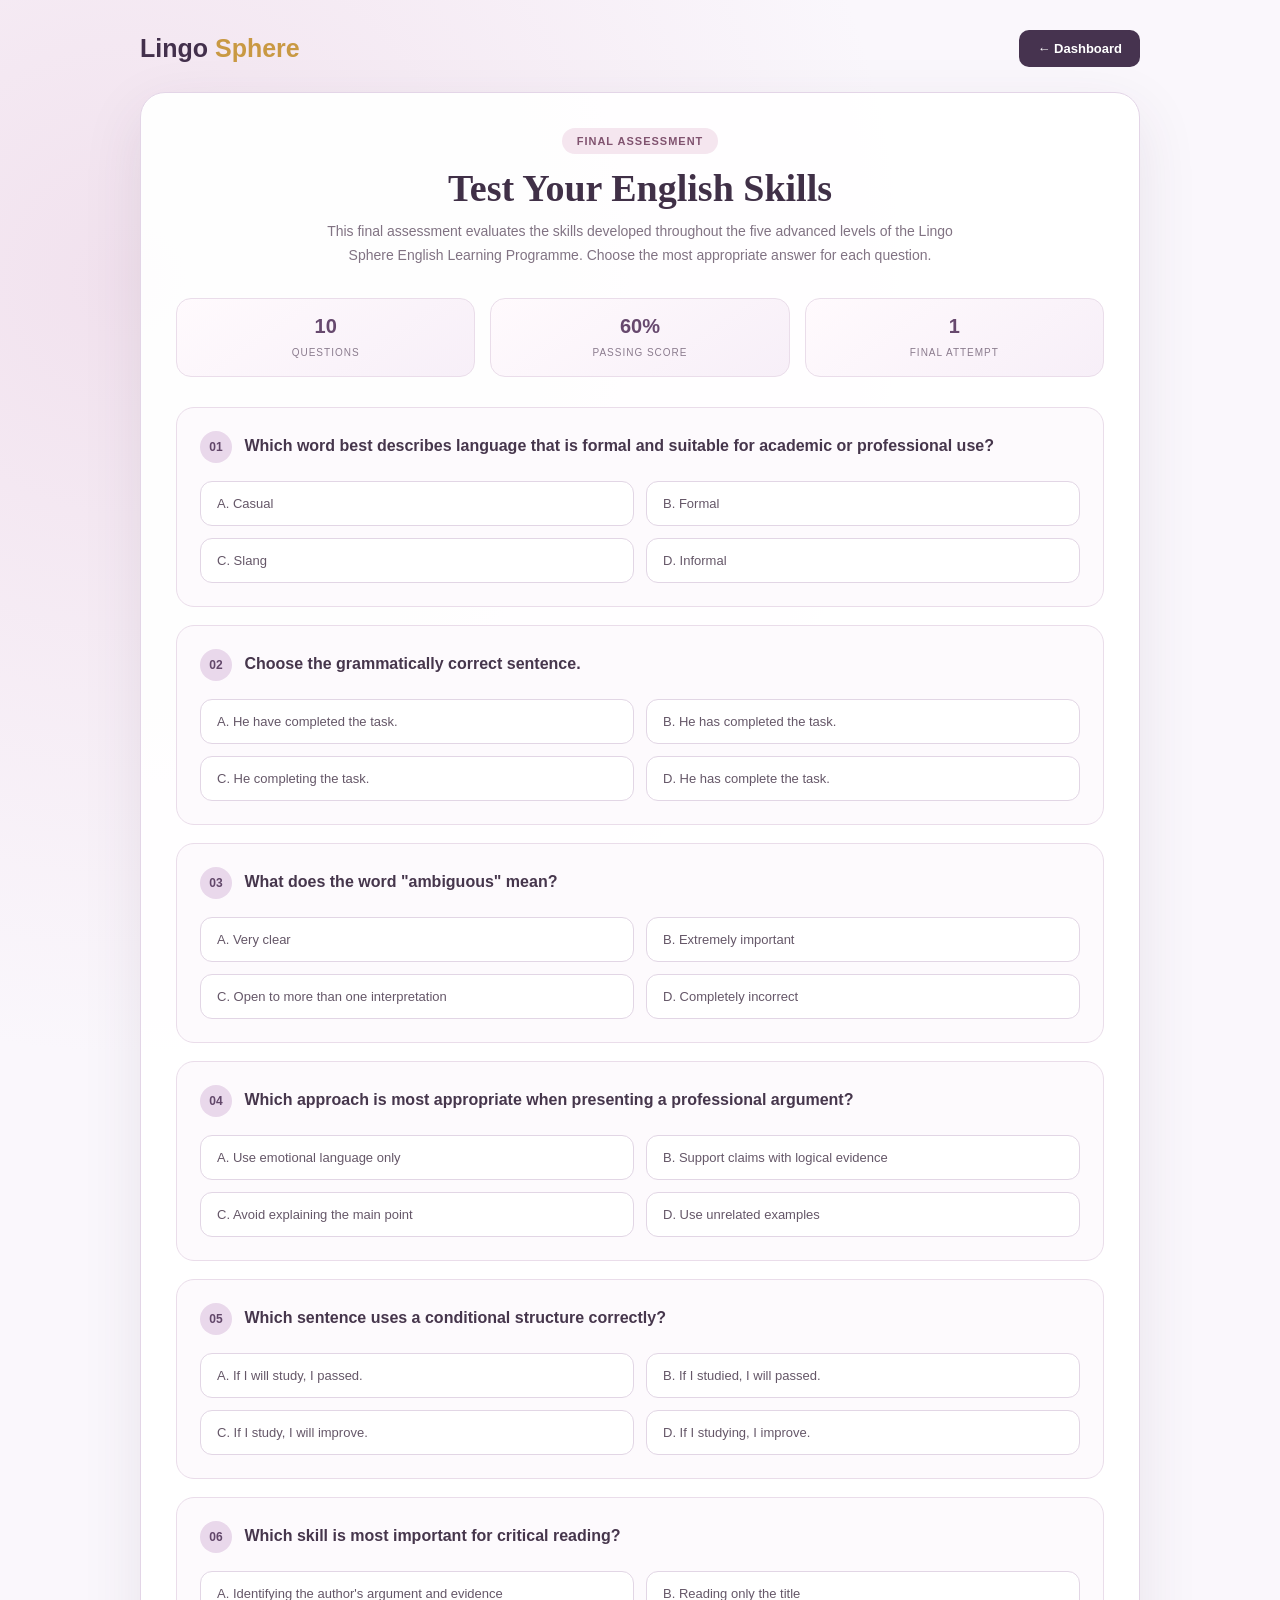
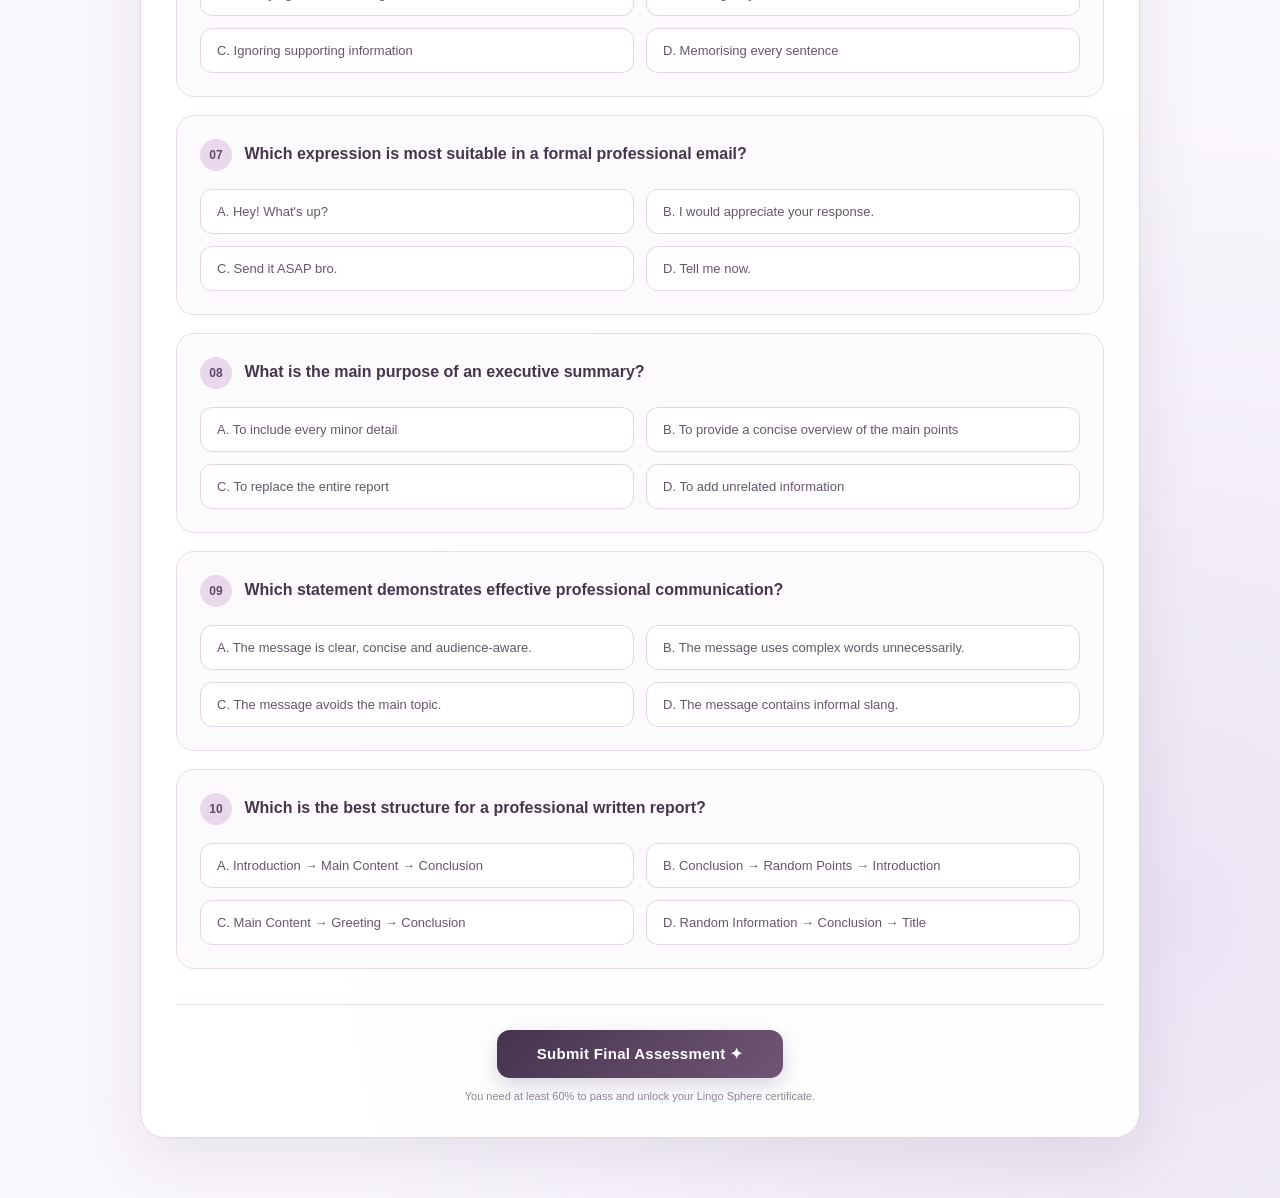
<file: templates/quiz.html>
<!DOCTYPE html>
<html lang="en">

<head>
    <meta charset="UTF-8">
    <meta name="viewport" content="width=device-width, initial-scale=1.0">

    <title>Lingo Sphere | Final Assessment</title>

    <style>

        * {
            box-sizing: border-box;
            margin: 0;
            padding: 0;
        }

        body {
            font-family: "Segoe UI", Arial, sans-serif;

            min-height: 100vh;

            background:
                radial-gradient(
                    circle at 10% 10%,
                    rgba(225, 185, 211, 0.35),
                    transparent 28%
                ),
                radial-gradient(
                    circle at 90% 90%,
                    rgba(205, 191, 230, 0.35),
                    transparent 30%
                ),
                #faf7fc;

            color: #403047;

            padding: 30px 18px 60px;
        }

        /* ================= HEADER ================= */

        .header {
            max-width: 1000px;

            margin: auto;

            display: flex;

            justify-content: space-between;

            align-items: center;

            margin-bottom: 25px;
        }

        .logo {
            font-size: 25px;

            font-weight: 800;

            color: #43304c;
        }

        .logo span {
            color: #c99943;
        }

        .back-btn {
            text-decoration: none;

            background: #46334f;

            color: white;

            padding: 11px 18px;

            border-radius: 10px;

            font-size: 13px;

            font-weight: 700;

            transition: 0.3s;
        }

        .back-btn:hover {
            background: #705674;

            transform: translateY(-2px);
        }

        /* ================= MAIN CARD ================= */

        .container {
            max-width: 1000px;

            margin: auto;

            background: rgba(255,255,255,0.95);

            border: 1px solid #e3d5e7;

            border-radius: 25px;

            padding: 35px;

            box-shadow:
                0 20px 60px rgba(67,48,76,0.10);
        }

        /* ================= TITLE ================= */

        .title-section {
            text-align: center;

            margin-bottom: 30px;
        }

        .badge {
            display: inline-block;

            padding: 7px 15px;

            border-radius: 30px;

            background: #f5e6ef;

            color: #80536f;

            font-size: 11px;

            font-weight: 800;

            letter-spacing: 1px;

            text-transform: uppercase;

            margin-bottom: 12px;
        }

        h1 {
            font-family: Georgia, serif;

            font-size: 38px;

            color: #403047;

            margin-bottom: 10px;
        }

        .subtitle {
            color: #817383;

            font-size: 14px;

            line-height: 1.7;

            max-width: 650px;

            margin: auto;
        }

        /* ================= INFO BOX ================= */

        .info {
            display: grid;

            grid-template-columns:
                repeat(3, 1fr);

            gap: 15px;

            margin-bottom: 30px;
        }

        .info-box {
            background:
                linear-gradient(
                    145deg,
                    #fffafd,
                    #f7eff8
                );

            border: 1px solid #eaddea;

            border-radius: 15px;

            padding: 16px;

            text-align: center;
        }

        .info-box strong {
            display: block;

            color: #67496e;

            font-size: 20px;

            margin-bottom: 4px;
        }

        .info-box span {
            font-size: 10px;

            color: #8b7c8e;

            text-transform: uppercase;

            letter-spacing: 1px;
        }

        /* ================= QUESTIONS ================= */

        .question {
            background: #fdfafd;

            border: 1px solid #eaddea;

            border-radius: 18px;

            padding: 23px;

            margin-bottom: 18px;

            transition: 0.25s;
        }

        .question:hover {
            border-color: #d4b5d5;

            box-shadow:
                0 8px 25px rgba(80,55,90,0.06);
        }

        .question-number {
            display: inline-flex;

            width: 32px;
            height: 32px;

            align-items: center;
            justify-content: center;

            border-radius: 50%;

            background: #e9d8eb;

            color: #62476a;

            font-size: 12px;

            font-weight: 800;

            margin-right: 8px;
        }

        .question-text {
            display: inline;

            font-size: 16px;

            font-weight: 700;

            color: #46364c;

            line-height: 1.5;
        }

        /* ================= OPTIONS ================= */

        .options {
            margin-top: 18px;

            display: grid;

            grid-template-columns:
                repeat(2, 1fr);

            gap: 12px;
        }

        .option {
            position: relative;
        }

        .option input {
            position: absolute;

            opacity: 0;
        }

        .option label {
            display: block;

            cursor: pointer;

            padding: 14px 16px;

            border: 1px solid #e2d6e5;

            border-radius: 12px;

            background: white;

            color: #655768;

            font-size: 13px;

            transition: 0.25s;
        }

        .option label:hover {
            border-color: #c99943;

            background: #fffaf0;

            transform: translateY(-1px);
        }

        .option input:checked + label {
            border-color: #c99943;

            background: #fff4d9;

            color: #503b28;

            font-weight: 700;

            box-shadow:
                0 4px 14px rgba(201,153,67,0.13);
        }

        /* ================= SUBMIT ================= */

        .submit-area {
            text-align: center;

            margin-top: 35px;

            padding-top: 25px;

            border-top: 1px solid #eaddea;
        }

        .submit-btn {
            border: none;

            cursor: pointer;

            padding: 15px 40px;

            border-radius: 13px;

            background:
                linear-gradient(
                    135deg,
                    #46334f,
                    #705674
                );

            color: white;

            font-size: 15px;

            font-weight: 800;

            letter-spacing: 0.3px;

            box-shadow:
                0 8px 22px rgba(70,51,79,0.20);

            transition: 0.3s;
        }

        .submit-btn:hover {
            transform: translateY(-3px);

            box-shadow:
                0 12px 28px rgba(70,51,79,0.27);
        }

        .submit-note {
            margin-top: 12px;

            color: #918493;

            font-size: 11px;
        }

        /* ================= RESPONSIVE ================= */

        @media(max-width:700px) {

            .container {
                padding: 22px 16px;
            }

            .header {
                flex-direction: column;

                gap: 15px;
            }

            h1 {
                font-size: 30px;
            }

            .info {
                grid-template-columns: 1fr;
            }

            .options {
                grid-template-columns: 1fr;
            }

            .question {
                padding: 18px;
            }
        }

    </style>

</head>


<body>


<!-- ================= HEADER ================= -->

<header class="header">

    <div class="logo">
        Lingo <span>Sphere</span>
    </div>

    <a href="/dashboard" class="back-btn">
        ← Dashboard
    </a>

</header>


<!-- ================= MAIN ================= -->

<main class="container">


    <!-- TITLE -->

    <section class="title-section">

        <div class="badge">
            Final Assessment
        </div>

        <h1>
            Test Your English Skills
        </h1>

        <p class="subtitle">

            This final assessment evaluates the skills
            developed throughout the five advanced levels
            of the Lingo Sphere English Learning Programme.

            Choose the most appropriate answer for each question.

        </p>

    </section>


    <!-- ================= INFO ================= -->

    <section class="info">

        <div class="info-box">

            <strong>10</strong>

            <span>
                Questions
            </span>

        </div>


        <div class="info-box">

            <strong>60%</strong>

            <span>
                Passing Score
            </span>

        </div>


        <div class="info-box">

            <strong>1</strong>

            <span>
                Final Attempt
            </span>

        </div>

    </section>


    <!-- ================= QUIZ FORM ================= -->

    <form
        action="/quiz"
        method="POST"
        onsubmit="return validateQuiz()"
    >


        <!-- QUESTION 1 -->

        <div class="question">

            <span class="question-number">
                01
            </span>

            <p class="question-text">

                Which word best describes language that is
                formal and suitable for academic or professional use?

            </p>


            <div class="options">

                <div class="option">

                    <input
                        type="radio"
                        id="q1a"
                        name="q1"
                        value="A"
                    >

                    <label for="q1a">
                        A. Casual
                    </label>

                </div>


                <div class="option">

                    <input
                        type="radio"
                        id="q1b"
                        name="q1"
                        value="B"
                    >

                    <label for="q1b">
                        B. Formal
                    </label>

                </div>


                <div class="option">

                    <input
                        type="radio"
                        id="q1c"
                        name="q1"
                        value="C"
                    >

                    <label for="q1c">
                        C. Slang
                    </label>

                </div>


                <div class="option">

                    <input
                        type="radio"
                        id="q1d"
                        name="q1"
                        value="D"
                    >

                    <label for="q1d">
                        D. Informal
                    </label>

                </div>

            </div>

        </div>


        <!-- QUESTION 2 -->

        <div class="question">

            <span class="question-number">
                02
            </span>

            <p class="question-text">

                Choose the grammatically correct sentence.

            </p>


            <div class="options">

                <div class="option">

                    <input
                        type="radio"
                        id="q2a"
                        name="q2"
                        value="A"
                    >

                    <label for="q2a">
                        A. He have completed the task.
                    </label>

                </div>


                <div class="option">

                    <input
                        type="radio"
                        id="q2b"
                        name="q2"
                        value="B"
                    >

                    <label for="q2b">
                        B. He has completed the task.
                    </label>

                </div>


                <div class="option">

                    <input
                        type="radio"
                        id="q2c"
                        name="q2"
                        value="C"
                    >

                    <label for="q2c">
                        C. He completing the task.
                    </label>

                </div>


                <div class="option">

                    <input
                        type="radio"
                        id="q2d"
                        name="q2"
                        value="D"
                    >

                    <label for="q2d">
                        D. He has complete the task.
                    </label>

                </div>

            </div>

        </div>


        <!-- QUESTION 3 -->

        <div class="question">

            <span class="question-number">
                03
            </span>

            <p class="question-text">

                What does the word "ambiguous" mean?

            </p>


            <div class="options">

                <div class="option">

                    <input
                        type="radio"
                        id="q3a"
                        name="q3"
                        value="A"
                    >

                    <label for="q3a">
                        A. Very clear
                    </label>

                </div>


                <div class="option">

                    <input
                        type="radio"
                        id="q3b"
                        name="q3"
                        value="B"
                    >

                    <label for="q3b">
                        B. Extremely important
                    </label>

                </div>


                <div class="option">

                    <input
                        type="radio"
                        id="q3c"
                        name="q3"
                        value="C"
                    >

                    <label for="q3c">
                        C. Open to more than one interpretation
                    </label>

                </div>


                <div class="option">

                    <input
                        type="radio"
                        id="q3d"
                        name="q3"
                        value="D"
                    >

                    <label for="q3d">
                        D. Completely incorrect
                    </label>

                </div>

            </div>

        </div>


        <!-- QUESTION 4 -->

        <div class="question">

            <span class="question-number">
                04
            </span>

            <p class="question-text">

                Which approach is most appropriate when
                presenting a professional argument?

            </p>


            <div class="options">

                <div class="option">

                    <input
                        type="radio"
                        id="q4a"
                        name="q4"
                        value="A"
                    >

                    <label for="q4a">
                        A. Use emotional language only
                    </label>

                </div>


                <div class="option">

                    <input
                        type="radio"
                        id="q4b"
                        name="q4"
                        value="B"
                    >

                    <label for="q4b">
                        B. Support claims with logical evidence
                    </label>

                </div>


                <div class="option">

                    <input
                        type="radio"
                        id="q4c"
                        name="q4"
                        value="C"
                    >

                    <label for="q4c">
                        C. Avoid explaining the main point
                    </label>

                </div>


                <div class="option">

                    <input
                        type="radio"
                        id="q4d"
                        name="q4"
                        value="D"
                    >

                    <label for="q4d">
                        D. Use unrelated examples
                    </label>

                </div>

            </div>

        </div>


        <!-- QUESTION 5 -->

        <div class="question">

            <span class="question-number">
                05
            </span>

            <p class="question-text">

                Which sentence uses a conditional structure correctly?

            </p>


            <div class="options">

                <div class="option">

                    <input
                        type="radio"
                        id="q5a"
                        name="q5"
                        value="A"
                    >

                    <label for="q5a">
                        A. If I will study, I passed.
                    </label>

                </div>


                <div class="option">

                    <input
                        type="radio"
                        id="q5b"
                        name="q5"
                        value="B"
                    >

                    <label for="q5b">
                        B. If I studied, I will passed.
                    </label>

                </div>


                <div class="option">

                    <input
                        type="radio"
                        id="q5c"
                        name="q5"
                        value="C"
                    >

                    <label for="q5c">
                        C. If I study, I will improve.
                    </label>

                </div>


                <div class="option">

                    <input
                        type="radio"
                        id="q5d"
                        name="q5"
                        value="D"
                    >

                    <label for="q5d">
                        D. If I studying, I improve.
                    </label>

                </div>

            </div>

        </div>


        <!-- QUESTION 6 -->

        <div class="question">

            <span class="question-number">
                06
            </span>

            <p class="question-text">

                Which skill is most important for critical reading?

            </p>


            <div class="options">

                <div class="option">

                    <input
                        type="radio"
                        id="q6a"
                        name="q6"
                        value="A"
                    >

                    <label for="q6a">
                        A. Identifying the author's argument and evidence
                    </label>

                </div>


                <div class="option">

                    <input
                        type="radio"
                        id="q6b"
                        name="q6"
                        value="B"
                    >

                    <label for="q6b">
                        B. Reading only the title
                    </label>

                </div>


                <div class="option">

                    <input
                        type="radio"
                        id="q6c"
                        name="q6"
                        value="C"
                    >

                    <label for="q6c">
                        C. Ignoring supporting information
                    </label>

                </div>


                <div class="option">

                    <input
                        type="radio"
                        id="q6d"
                        name="q6"
                        value="D"
                    >

                    <label for="q6d">
                        D. Memorising every sentence
                    </label>

                </div>

            </div>

        </div>


        <!-- QUESTION 7 -->

        <div class="question">

            <span class="question-number">
                07
            </span>

            <p class="question-text">

                Which expression is most suitable in a formal
                professional email?

            </p>


            <div class="options">

                <div class="option">

                    <input
                        type="radio"
                        id="q7a"
                        name="q7"
                        value="A"
                    >

                    <label for="q7a">
                        A. Hey! What's up?
                    </label>

                </div>


                <div class="option">

                    <input
                        type="radio"
                        id="q7b"
                        name="q7"
                        value="B"
                    >

                    <label for="q7b">
                        B. I would appreciate your response.
                    </label>

                </div>


                <div class="option">

                    <input
                        type="radio"
                        id="q7c"
                        name="q7"
                        value="C"
                    >

                    <label for="q7c">
                        C. Send it ASAP bro.
                    </label>

                </div>


                <div class="option">

                    <input
                        type="radio"
                        id="q7d"
                        name="q7"
                        value="D"
                    >

                    <label for="q7d">
                        D. Tell me now.
                    </label>

                </div>

            </div>

        </div>


        <!-- QUESTION 8 -->

        <div class="question">

            <span class="question-number">
                08
            </span>

            <p class="question-text">

                What is the main purpose of an executive summary?

            </p>


            <div class="options">

                <div class="option">

                    <input
                        type="radio"
                        id="q8a"
                        name="q8"
                        value="A"
                    >

                    <label for="q8a">
                        A. To include every minor detail
                    </label>

                </div>


                <div class="option">

                    <input
                        type="radio"
                        id="q8b"
                        name="q8"
                        value="B"
                    >

                    <label for="q8b">
                        B. To provide a concise overview of the main points
                    </label>

                </div>


                <div class="option">

                    <input
                        type="radio"
                        id="q8c"
                        name="q8"
                        value="C"
                    >

                    <label for="q8c">
                        C. To replace the entire report
                    </label>

                </div>


                <div class="option">

                    <input
                        type="radio"
                        id="q8d"
                        name="q8"
                        value="D"
                    >

                    <label for="q8d">
                        D. To add unrelated information
                    </label>

                </div>

            </div>

        </div>


        <!-- QUESTION 9 -->

        <div class="question">

            <span class="question-number">
                09
            </span>

            <p class="question-text">

                Which statement demonstrates effective
                professional communication?

            </p>


            <div class="options">

                <div class="option">

                    <input
                        type="radio"
                        id="q9a"
                        name="q9"
                        value="A"
                    >

                    <label for="q9a">
                        A. The message is clear, concise and audience-aware.
                    </label>

                </div>


                <div class="option">

                    <input
                        type="radio"
                        id="q9b"
                        name="q9"
                        value="B"
                    >

                    <label for="q9b">
                        B. The message uses complex words unnecessarily.
                    </label>

                </div>


                <div class="option">

                    <input
                        type="radio"
                        id="q9c"
                        name="q9"
                        value="C"
                    >

                    <label for="q9c">
                        C. The message avoids the main topic.
                    </label>

                </div>


                <div class="option">

                    <input
                        type="radio"
                        id="q9d"
                        name="q9"
                        value="D"
                    >

                    <label for="q9d">
                        D. The message contains informal slang.
                    </label>

                </div>

            </div>

        </div>


        <!-- QUESTION 10 -->

        <div class="question">

            <span class="question-number">
                10
            </span>

            <p class="question-text">

                Which is the best structure for a professional
                written report?

            </p>


            <div class="options">

                <div class="option">

                    <input
                        type="radio"
                        id="q10a"
                        name="q10"
                        value="A"
                    >

                    <label for="q10a">
                        A. Introduction → Main Content → Conclusion
                    </label>

                </div>


                <div class="option">

                    <input
                        type="radio"
                        id="q10b"
                        name="q10"
                        value="B"
                    >

                    <label for="q10b">
                        B. Conclusion → Random Points → Introduction
                    </label>

                </div>


                <div class="option">

                    <input
                        type="radio"
                        id="q10c"
                        name="q10"
                        value="C"
                    >

                    <label for="q10c">
                        C. Main Content → Greeting → Conclusion
                    </label>

                </div>


                <div class="option">

                    <input
                        type="radio"
                        id="q10d"
                        name="q10"
                        value="D"
                    >

                    <label for="q10d">
                        D. Random Information → Conclusion → Title
                    </label>

                </div>

            </div>

        </div>


        <!-- ================= SUBMIT ================= -->

        <div class="submit-area">

            <button
                type="submit"
                class="submit-btn">

                Submit Final Assessment ✦

            </button>

            <p class="submit-note">

                You need at least 60% to pass and unlock
                your Lingo Sphere certificate.

            </p>

        </div>


    </form>

</main>


<!-- ================= VALIDATION ================= -->

<script>

function validateQuiz() {

    const questions = [
        "q1",
        "q2",
        "q3",
        "q4",
        "q5",
        "q6",
        "q7",
        "q8",
        "q9",
        "q10"
    ];

    let unanswered = [];

    questions.forEach(function(question) {

        const selected =
            document.querySelector(
                'input[name="' + question + '"]:checked'
            );

        if (!selected) {
            unanswered.push(
                question.replace("q", "")
            );
        }

    });


    if (unanswered.length > 0) {

        alert(
            "Please answer all questions before submitting.\n\n" +
            "Unanswered question(s): " +
            unanswered.join(", ")
        );

        const firstQuestion =
            document.querySelector(
                'input[name="q' + unanswered[0] + '"]'
            );

        if (firstQuestion) {

            firstQuestion
                .closest(".question")
                .scrollIntoView({
                    behavior: "smooth",
                    block: "center"
                });

        }

        return false;
    }


    return confirm(
        "Are you sure you want to submit your final assessment?"
    );

}

</script>


</body>

</html>
</file>
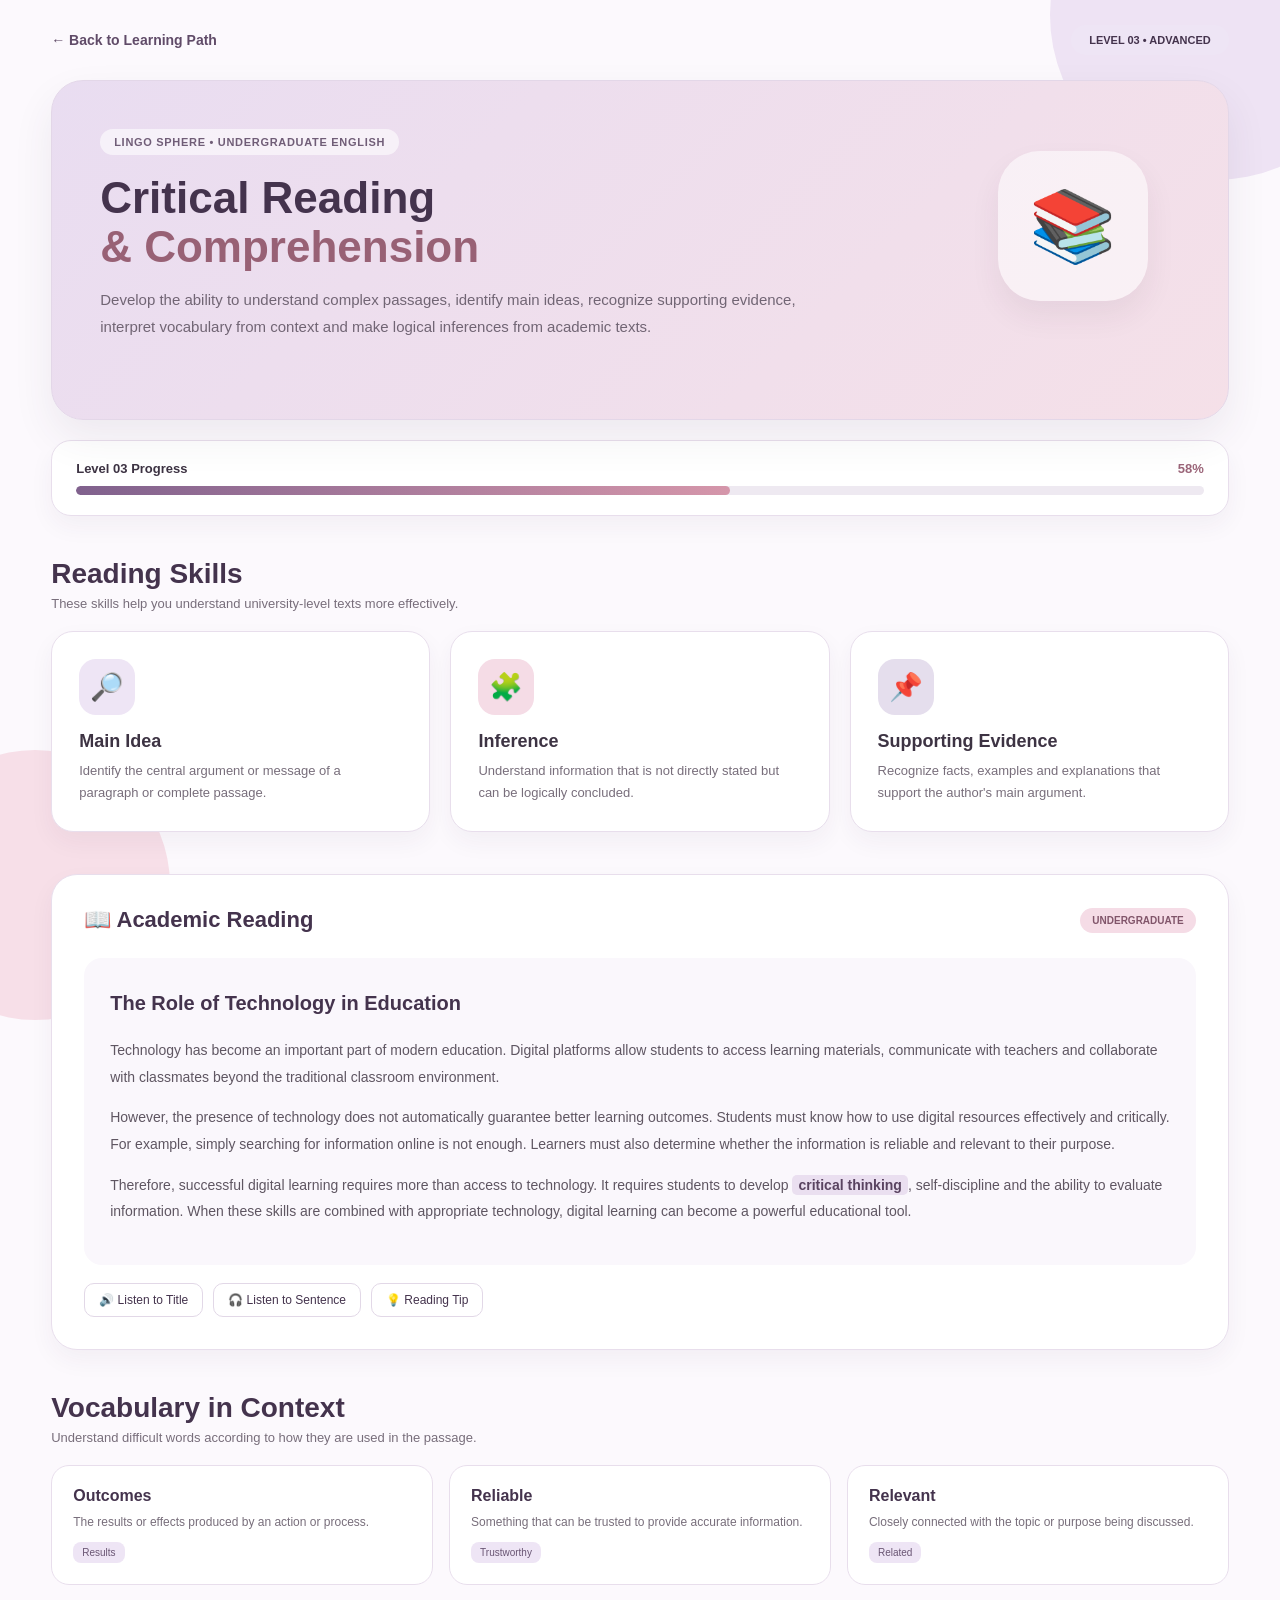
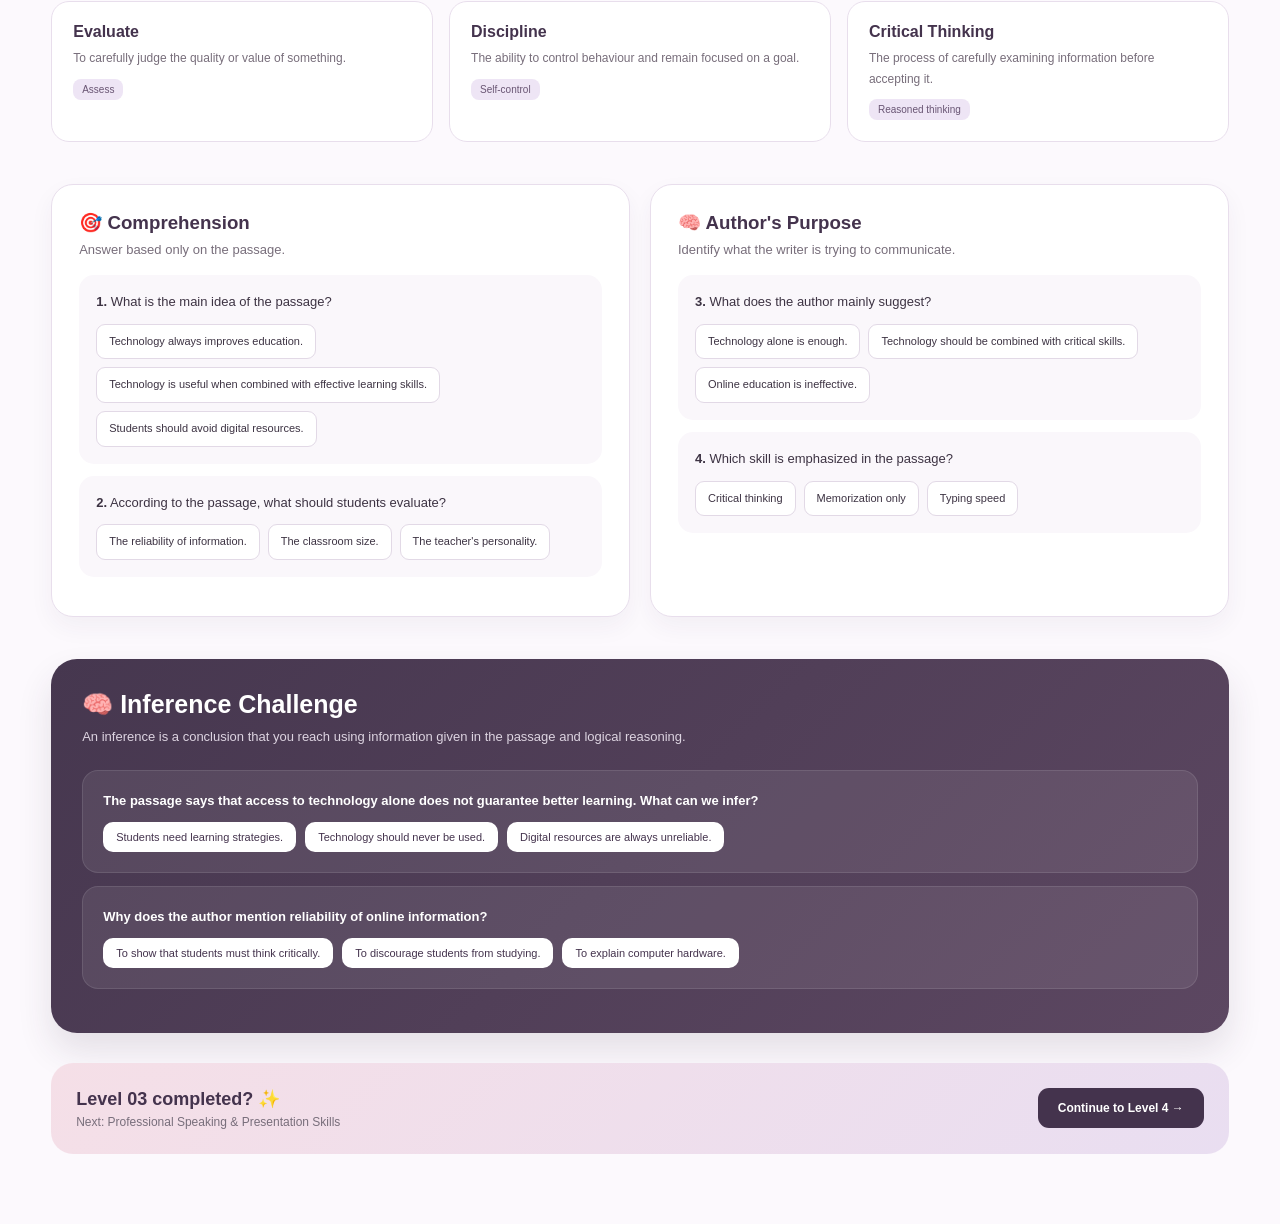
<file: templates/reading.html>
<!DOCTYPE html>
<html lang="en">
<head>
<meta charset="UTF-8">
<meta name="viewport" content="width=device-width, initial-scale=1.0">
<title>Lingo Sphere | Level 3 - Critical Reading</title>

<style>

:root{
    --lav:#eee5f5;
    --lav2:#e2d5e9;
    --plum:#44334d;
    --plum2:#604b68;
    --pink:#f5dce6;
    --pink2:#d79aae;
    --cream:#fcf9fd;
    --white:#fff;
    --text:#3d3343;
    --muted:#786e7b;
    --border:#e8deec;
}

*{
    margin:0;
    padding:0;
    box-sizing:border-box;
}

html{
    scroll-behavior:smooth;
}

body{
    font-family:"Segoe UI",Arial,sans-serif;
    background:var(--cream);
    color:var(--text);
}

.bg{
    position:fixed;
    z-index:-1;
    border-radius:50%;
    pointer-events:none;
}

.bg1{
    width:330px;
    height:330px;
    top:-150px;
    right:-100px;
    background:#eee3f4;
    animation:float 7s infinite ease-in-out;
}

.bg2{
    width:270px;
    height:270px;
    bottom:-120px;
    left:-100px;
    background:#f7dfe8;
    animation:float 8s infinite ease-in-out reverse;
}

@keyframes float{
    0%,100%{transform:translateY(0)}
    50%{transform:translateY(25px)}
}

.container{
    width:92%;
    max-width:1250px;
    margin:auto;
    padding:25px 0 70px;
}


/* NAV */

.nav{
    display:flex;
    justify-content:space-between;
    align-items:center;
    margin-bottom:25px;
}

.back{
    text-decoration:none;
    color:var(--plum2);
    font-size:14px;
    font-weight:600;
}

.badge{
    background:var(--lav);
    color:var(--plum);
    padding:9px 18px;
    border-radius:30px;
    font-size:11px;
    font-weight:700;
}


/* HERO */

.hero{
    min-height:340px;
    padding:48px;
    border-radius:32px;

    background:
    linear-gradient(
        135deg,
        #e9ddf1,
        #f5e0e8
    );

    border:1px solid #e3d7e8;
    position:relative;
    overflow:hidden;

    box-shadow:0 18px 40px rgba(65,45,75,.08);

    animation:appear .7s ease;
}

@keyframes appear{
    from{
        opacity:0;
        transform:translateY(15px);
    }

    to{
        opacity:1;
        transform:translateY(0);
    }
}

.hero-content{
    max-width:740px;
}

.label{
    display:inline-block;
    padding:7px 14px;
    border-radius:20px;
    background:rgba(255,255,255,.6);
    color:#705d77;
    font-size:11px;
    font-weight:700;
    letter-spacing:.7px;
    margin-bottom:18px;
}

.hero h1{
    font-size:44px;
    line-height:1.12;
    color:var(--plum);
    margin-bottom:14px;
}

.hero h1 span{
    color:#986175;
}

.hero p{
    font-size:15px;
    line-height:1.8;
    color:#716574;
}

.hero-icon{
    position:absolute;
    right:80px;
    top:70px;

    width:150px;
    height:150px;

    background:rgba(255,255,255,.55);
    border-radius:42px;

    display:flex;
    align-items:center;
    justify-content:center;

    font-size:70px;

    box-shadow:0 15px 30px rgba(65,45,75,.07);

    animation:iconFloat 4s infinite ease-in-out;
}

@keyframes iconFloat{
    0%,100%{
        transform:translateY(0) rotate(-2deg);
    }

    50%{
        transform:translateY(-10px) rotate(2deg);
    }
}


/* PROGRESS */

.progress{
    background:white;
    margin-top:20px;
    padding:20px 24px;
    border-radius:20px;
    border:1px solid var(--border);
    box-shadow:0 10px 25px rgba(65,45,75,.05);
}

.progress-top{
    display:flex;
    justify-content:space-between;
    font-size:13px;
    font-weight:700;
    margin-bottom:10px;
}

.percent{
    color:#9b6579;
}

.progress-bar{
    height:9px;
    background:#eee9f1;
    border-radius:20px;
    overflow:hidden;
}

.progress-fill{
    width:58%;
    height:100%;
    border-radius:20px;

    background:
    linear-gradient(
        90deg,
        #80618d,
        #d596aa
    );

    animation:load 1.2s ease;
}

@keyframes load{
    from{width:0}
    to{width:58%}
}


/* SECTION */

.section{
    margin-top:42px;
}

.heading{
    margin-bottom:20px;
}

.heading h2{
    font-size:28px;
    color:var(--plum);
}

.heading p{
    margin-top:6px;
    color:var(--muted);
    font-size:13px;
}


/* SKILLS */

.skills{
    display:grid;
    grid-template-columns:repeat(3,1fr);
    gap:20px;
}

.skill{
    background:white;
    border:1px solid var(--border);
    border-radius:22px;
    padding:27px;
    box-shadow:0 10px 25px rgba(65,45,75,.05);
    transition:.3s;
}

.skill:hover{
    transform:translateY(-7px);
    box-shadow:0 18px 35px rgba(65,45,75,.1);
}

.skill-icon{
    width:56px;
    height:56px;
    border-radius:17px;

    display:flex;
    align-items:center;
    justify-content:center;

    background:var(--lav);
    font-size:27px;
    margin-bottom:16px;
}

.skill:nth-child(2) .skill-icon{
    background:var(--pink);
}

.skill:nth-child(3) .skill-icon{
    background:#e5deed;
}

.skill h3{
    font-size:18px;
    margin-bottom:8px;
}

.skill p{
    font-size:13px;
    line-height:1.7;
    color:var(--muted);
}


/* READING PASSAGE */

.reader{
    background:white;
    border:1px solid var(--border);
    border-radius:26px;
    padding:32px;

    box-shadow:0 10px 25px rgba(65,45,75,.05);
}

.reader-top{
    display:flex;
    justify-content:space-between;
    align-items:center;
    margin-bottom:25px;
}

.reader-top h3{
    color:var(--plum);
    font-size:22px;
}

.level-tag{
    background:var(--pink);
    color:#81556a;
    padding:7px 12px;
    border-radius:15px;
    font-size:10px;
    font-weight:700;
}

.article{
    background:#faf7fc;
    border-radius:18px;
    padding:26px;
    line-height:1.9;
    font-size:14px;
}

.article h4{
    color:var(--plum);
    font-size:20px;
    margin-bottom:15px;
}

.article p{
    margin-bottom:14px;
    color:#5f5662;
}

.highlight{
    background:#eadff0;
    color:#594360;
    padding:2px 6px;
    border-radius:5px;
    font-weight:600;
}


/* READING TOOLS */

.tools{
    display:flex;
    flex-wrap:wrap;
    gap:10px;
    margin-top:18px;
}

.tool{
    border:1px solid #e2d8e7;
    background:white;
    color:var(--plum);
    padding:9px 14px;
    border-radius:10px;
    font-size:12px;
    cursor:pointer;
    transition:.25s;
}

.tool:hover{
    background:var(--lav);
    transform:translateY(-2px);
}


/* VOCAB */

.vocab{
    display:grid;
    grid-template-columns:repeat(3,1fr);
    gap:16px;
}

.vocab-card{
    background:white;
    border:1px solid var(--border);
    border-radius:18px;
    padding:21px;
    transition:.3s;
}

.vocab-card:hover{
    transform:translateY(-5px);
}

.vocab-card strong{
    color:var(--plum);
    font-size:16px;
}

.vocab-card p{
    color:var(--muted);
    font-size:12px;
    line-height:1.7;
    margin-top:7px;
}

.vocab-card span{
    display:inline-block;
    margin-top:10px;
    background:var(--lav);
    color:#695573;
    padding:5px 9px;
    border-radius:8px;
    font-size:10px;
}


/* AUDIO */

.audio-btn{
    border:none;
    width:38px;
    height:38px;
    border-radius:50%;
    background:var(--plum);
    color:white;
    cursor:pointer;
    transition:.25s;
}

.audio-btn:hover{
    transform:scale(1.08);
    background:#695273;
}


/* QUESTIONS */

.questions{
    display:grid;
    grid-template-columns:1fr 1fr;
    gap:20px;
}

.question-box{
    background:white;
    border:1px solid var(--border);
    border-radius:22px;
    padding:27px;
    box-shadow:0 10px 25px rgba(65,45,75,.05);
}

.question-box h3{
    color:var(--plum);
    margin-bottom:8px;
}

.question-box > p{
    font-size:13px;
    color:var(--muted);
    margin-bottom:18px;
}

.question{
    background:#faf7fb;
    border-radius:15px;
    padding:17px;
    margin-bottom:12px;
    font-size:13px;
    line-height:1.6;
}

.options{
    display:flex;
    flex-wrap:wrap;
    gap:8px;
    margin-top:11px;
}

.option{
    background:white;
    border:1px solid #e2d9e6;
    border-radius:9px;
    padding:8px 12px;
    font-size:11px;
    cursor:pointer;
    transition:.25s;
}

.option:hover{
    background:var(--lav);
    color:var(--plum);
}


/* INFERENCE */

.inference{
    background:
    linear-gradient(
        135deg,
        #46374f,
        #5c4761
    );

    color:white;
    padding:31px;
    border-radius:26px;
    box-shadow:0 18px 35px rgba(60,45,65,.12);
}

.inference h2{
    font-size:25px;
    margin-bottom:7px;
}

.inference-intro{
    color:#ddd4e1;
    font-size:13px;
    line-height:1.7;
    margin-bottom:22px;
}

.inference-card{
    background:rgba(255,255,255,.08);
    border:1px solid rgba(255,255,255,.1);
    border-radius:16px;
    padding:20px;
    margin-bottom:13px;
}

.inference-card strong{
    font-size:13px;
}

.inference-options{
    display:flex;
    flex-wrap:wrap;
    gap:9px;
    margin-top:13px;
}

.inference-option{
    background:white;
    color:var(--plum);
    padding:9px 13px;
    border-radius:10px;
    font-size:11px;
    cursor:pointer;
    transition:.25s;
}

.inference-option:hover{
    background:var(--pink);
    transform:translateY(-2px);
}


/* NEXT */

.next{
    margin-top:30px;
    padding:25px;
    border-radius:22px;

    background:
    linear-gradient(
        135deg,
        #f5dfe7,
        #e9def1
    );

    display:flex;
    justify-content:space-between;
    align-items:center;
}

.next h3{
    color:var(--plum);
    font-size:18px;
}

.next p{
    color:var(--muted);
    font-size:12px;
    margin-top:5px;
}

.next-btn{
    text-decoration:none;
    background:var(--plum);
    color:white;
    padding:13px 20px;
    border-radius:11px;
    font-size:12px;
    font-weight:700;
    transition:.3s;
}

.next-btn:hover{
    transform:translateY(-3px);
    background:#5b4562;
}


/* RESPONSIVE */

@media(max-width:900px){

    .skills,
    .vocab{
        grid-template-columns:1fr 1fr;
    }

    .questions{
        grid-template-columns:1fr;
    }

    .hero-icon{
        right:35px;
    }
}

@media(max-width:700px){

    .hero{
        padding:32px;
    }

    .hero h1{
        font-size:34px;
    }

    .hero-icon{
        display:none;
    }

    .skills,
    .vocab{
        grid-template-columns:1fr;
    }

    .next{
        flex-direction:column;
        align-items:flex-start;
        gap:18px;
    }
}

</style>
</head>


<body>

<div class="bg bg1"></div>
<div class="bg bg2"></div>


<div class="container">


<!-- NAV -->

<div class="nav">

<a href="/course" class="back">
← Back to Learning Path
</a>

<div class="badge">
LEVEL 03 • ADVANCED
</div>

</div>


<!-- HERO -->

<section class="hero">

<div class="hero-content">

<div class="label">
LINGO SPHERE • UNDERGRADUATE ENGLISH
</div>

<h1>
Critical Reading
<br>
<span>& Comprehension</span>
</h1>

<p>
Develop the ability to understand complex passages,
identify main ideas, recognize supporting evidence,
interpret vocabulary from context and make logical
inferences from academic texts.
</p>

</div>

<div class="hero-icon">
📚
</div>

</section>


<!-- PROGRESS -->

<div class="progress">

<div class="progress-top">

<span>
Level 03 Progress
</span>

<span class="percent">
58%
</span>

</div>

<div class="progress-bar">

<div class="progress-fill"></div>

</div>

</div>


<!-- SKILLS -->

<section class="section">

<div class="heading">

<h2>
Reading Skills
</h2>

<p>
These skills help you understand university-level texts more effectively.
</p>

</div>


<div class="skills">


<div class="skill">

<div class="skill-icon">
🔎
</div>

<h3>
Main Idea
</h3>

<p>
Identify the central argument or message
of a paragraph or complete passage.
</p>

</div>


<div class="skill">

<div class="skill-icon">
🧩
</div>

<h3>
Inference
</h3>

<p>
Understand information that is not directly
stated but can be logically concluded.
</p>

</div>


<div class="skill">

<div class="skill-icon">
📌
</div>

<h3>
Supporting Evidence
</h3>

<p>
Recognize facts, examples and explanations
that support the author's main argument.
</p>

</div>


</div>

</section>


<!-- READING PASSAGE -->

<section class="section">

<div class="reader">

<div class="reader-top">

<h3>
📖 Academic Reading
</h3>

<div class="level-tag">
UNDERGRADUATE
</div>

</div>


<div class="article">

<h4>
The Role of Technology in Education
</h4>


<p>

Technology has become an important part of modern
education. Digital platforms allow students to access
learning materials, communicate with teachers and
collaborate with classmates beyond the traditional
classroom environment.

</p>


<p>

However, the presence of technology does not
automatically guarantee better learning outcomes.
Students must know how to use digital resources
effectively and critically. For example, simply
searching for information online is not enough.
Learners must also determine whether the information
is reliable and relevant to their purpose.

</p>


<p>

Therefore, successful digital learning requires more
than access to technology. It requires students to
develop <span class="highlight">critical thinking</span>,
self-discipline and the ability to evaluate information.
When these skills are combined with appropriate
technology, digital learning can become a powerful
educational tool.

</p>

</div>


<div class="tools">

<button class="tool"
onclick="speak('The Role of Technology in Education')">
🔊 Listen to Title
</button>

<button class="tool"
onclick="speak('Technology has become an important part of modern education.')">
🎧 Listen to Sentence
</button>

<button class="tool"
onclick="showMessage()">
💡 Reading Tip
</button>

</div>

</div>

</section>


<!-- VOCAB -->

<section class="section">

<div class="heading">

<h2>
Vocabulary in Context
</h2>

<p>
Understand difficult words according to how they are used in the passage.
</p>

</div>


<div class="vocab">


<div class="vocab-card">

<strong>
Outcomes
</strong>

<p>
The results or effects produced by an action or process.
</p>

<span>
Results
</span>

</div>


<div class="vocab-card">

<strong>
Reliable
</strong>

<p>
Something that can be trusted to provide accurate information.
</p>

<span>
Trustworthy
</span>

</div>


<div class="vocab-card">

<strong>
Relevant
</strong>

<p>
Closely connected with the topic or purpose being discussed.
</p>

<span>
Related
</span>

</div>


<div class="vocab-card">

<strong>
Evaluate
</strong>

<p>
To carefully judge the quality or value of something.
</p>

<span>
Assess
</span>

</div>


<div class="vocab-card">

<strong>
Discipline
</strong>

<p>
The ability to control behaviour and remain focused on a goal.
</p>

<span>
Self-control
</span>

</div>


<div class="vocab-card">

<strong>
Critical Thinking
</strong>

<p>
The process of carefully examining information before accepting it.
</p>

<span>
Reasoned thinking
</span>

</div>


</div>

</section>


<!-- QUESTIONS -->

<section class="section">

<div class="questions">


<div class="question-box">

<h3>
🎯 Comprehension
</h3>

<p>
Answer based only on the passage.
</p>


<div class="question">

<b>1.</b>
What is the main idea of the passage?

<div class="options">

<div class="option">
Technology always improves education.
</div>

<div class="option">
Technology is useful when combined with effective learning skills.
</div>

<div class="option">
Students should avoid digital resources.
</div>

</div>

</div>


<div class="question">

<b>2.</b>
According to the passage, what should students evaluate?

<div class="options">

<div class="option">
The reliability of information.
</div>

<div class="option">
The classroom size.
</div>

<div class="option">
The teacher's personality.
</div>

</div>

</div>


</div>


<div class="question-box">

<h3>
🧠 Author's Purpose
</h3>

<p>
Identify what the writer is trying to communicate.
</p>


<div class="question">

<b>3.</b>
What does the author mainly suggest?

<div class="options">

<div class="option">
Technology alone is enough.
</div>

<div class="option">
Technology should be combined with critical skills.
</div>

<div class="option">
Online education is ineffective.
</div>

</div>

</div>


<div class="question">

<b>4.</b>
Which skill is emphasized in the passage?

<div class="options">

<div class="option">
Critical thinking
</div>

<div class="option">
Memorization only
</div>

<div class="option">
Typing speed
</div>

</div>

</div>


</div>

</div>

</section>


<!-- INFERENCE -->

<section class="section">

<div class="inference">

<h2>
🧠 Inference Challenge
</h2>

<p class="inference-intro">
An inference is a conclusion that you reach using
information given in the passage and logical reasoning.
</p>


<div class="inference-card">

<strong>
The passage says that access to technology alone
does not guarantee better learning. What can we infer?
</strong>

<div class="inference-options">

<div class="inference-option">
Students need learning strategies.
</div>

<div class="inference-option">
Technology should never be used.
</div>

<div class="inference-option">
Digital resources are always unreliable.
</div>

</div>

</div>


<div class="inference-card">

<strong>
Why does the author mention reliability of online information?
</strong>

<div class="inference-options">

<div class="inference-option">
To show that students must think critically.
</div>

<div class="inference-option">
To discourage students from studying.
</div>

<div class="inference-option">
To explain computer hardware.
</div>

</div>

</div>


</div>

</section>


<!-- NEXT -->

<div class="next">

<div>

<h3>
Level 03 completed? ✨
</h3>

<p>
Next: Professional Speaking & Presentation Skills
</p>

</div>


<a href="/speaking" class="next-btn">
Continue to Level 4 →
</a>

</div>


</div>


<script>

function speak(text){

    if("speechSynthesis" in window){

        window.speechSynthesis.cancel();

        const voice =
            new SpeechSynthesisUtterance(text);

        voice.lang="en-US";

        voice.rate=.78;

        voice.pitch=1;

        window.speechSynthesis.speak(voice);

    }

}


function showMessage(){

    alert(
        "Reading Tip: First identify the main topic, then look for the author's main point and supporting evidence."
    );

}

</script>


</body>
</html>
</file>
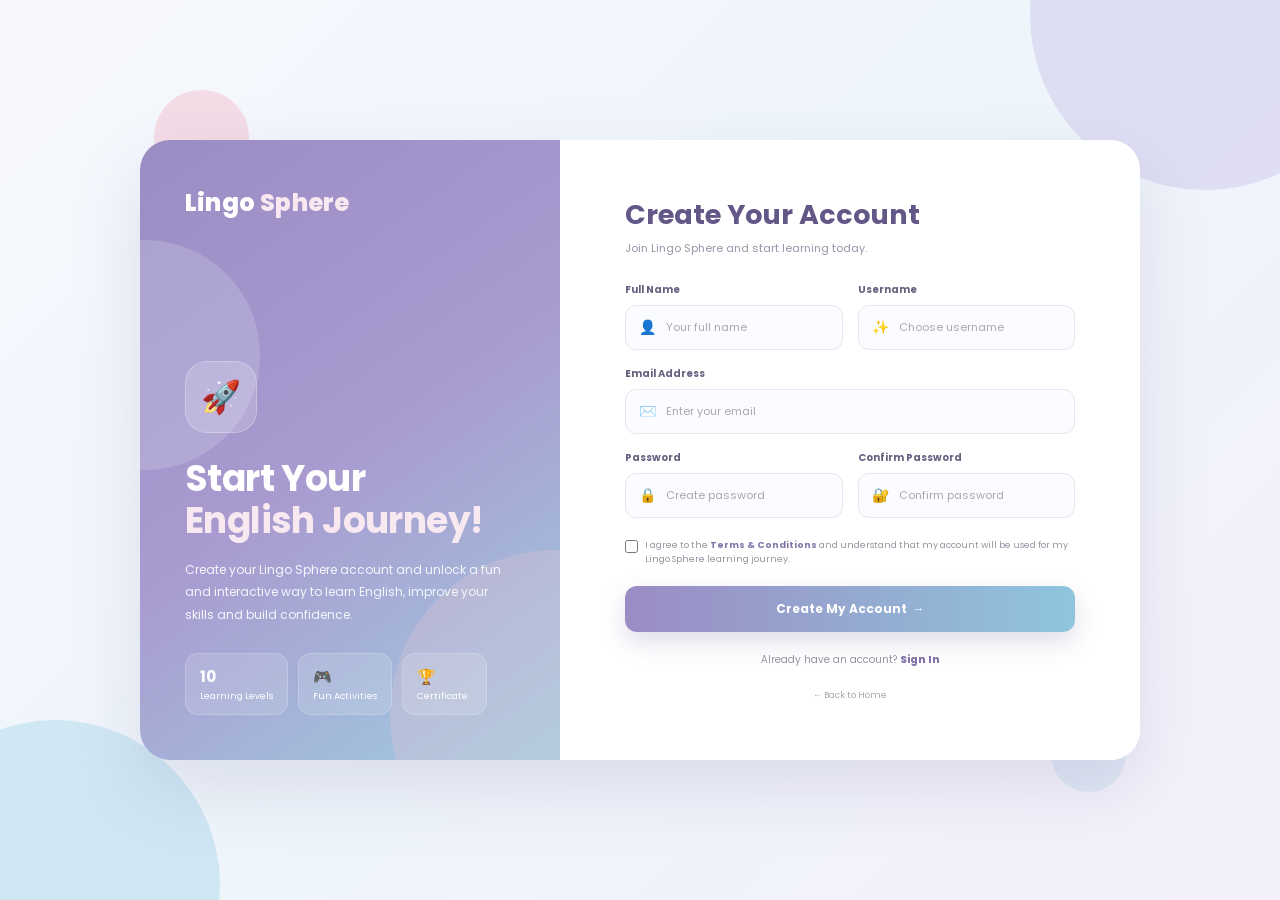
<file: templates/register.html>
<!DOCTYPE html>
<html lang="en">

<head>
    <meta charset="UTF-8">
    <meta name="viewport" content="width=device-width, initial-scale=1.0">

    <title>Create Account | Lingo Sphere</title>

    <link rel="preconnect" href="https://fonts.googleapis.com">
    <link rel="preconnect" href="https://fonts.gstatic.com" crossorigin>

    <link href="https://fonts.googleapis.com/css2?family=Poppins:wght@400;500;600;700;800&display=swap"
          rel="stylesheet">

    <style>

        * {
            margin: 0;
            padding: 0;
            box-sizing: border-box;
        }

        body {
            min-height: 100vh;
            font-family: "Poppins", sans-serif;

            background: linear-gradient(
                135deg,
                #f7f8fd,
                #eef5fb,
                #f4f0fb
            );

            display: flex;
            align-items: center;
            justify-content: center;

            padding: 25px;
            overflow: hidden;

            color: #625786;
        }

        /* ================= BACKGROUND SHAPES ================= */

        .shape {
            position: fixed;
            border-radius: 50%;
            pointer-events: none;
            z-index: 0;
        }

        .shape-one {
            width: 350px;
            height: 350px;

            background: #c9c3e8;
            opacity: .45;

            top: -160px;
            right: -100px;
        }

        .shape-two {
            width: 330px;
            height: 330px;

            background: #a9d8ea;
            opacity: .45;

            bottom: -150px;
            left: -110px;
        }

        .shape-three {
            width: 95px;
            height: 95px;

            background: #f3c6d3;
            opacity: .55;

            left: 12%;
            top: 10%;
        }

        .shape-four {
            width: 75px;
            height: 75px;

            background: #d8e5f5;
            opacity: .75;

            right: 12%;
            bottom: 12%;
        }

        /* ================= MAIN BOX ================= */

        .register-box {
            width: 100%;
            max-width: 1000px;
            min-height: 620px;

            display: grid;
            grid-template-columns: 42% 58%;

            background: white;

            border-radius: 30px;
            overflow: hidden;

            position: relative;
            z-index: 2;

            box-shadow:
                0 28px 70px rgba(98, 87, 134, .15);

            animation: pageEnter .7s ease;
        }

        /* ================= LEFT SIDE ================= */

        .visual-side {

            position: relative;
            overflow: hidden;

            padding: 45px;

            color: white;

            background: linear-gradient(
                145deg,
                #9b8cc4,
                #a99bd0,
                #9fcde0
            );

            display: flex;
            flex-direction: column;
            justify-content: space-between;
        }

        .visual-side::before {

            content: "";

            position: absolute;

            width: 330px;
            height: 330px;

            border-radius: 50%;

            background: #f3c6d3;

            opacity: .25;

            right: -160px;
            bottom: -120px;
        }

        .visual-side::after {

            content: "";

            position: absolute;

            width: 230px;
            height: 230px;

            border-radius: 50%;

            background: #d8e5f5;

            opacity: .22;

            left: -110px;
            top: 100px;
        }

        /* ================= LOGO ================= */

        .logo {

            position: relative;
            z-index: 3;

            font-size: 24px;
            font-weight: 800;

            letter-spacing: .2px;
        }

        .logo span {
            color: #f9e8ef;
        }

        /* ================= LEFT CONTENT ================= */

        .visual-content {

            position: relative;
            z-index: 3;
        }

        .visual-icon {

            width: 72px;
            height: 72px;

            display: flex;
            align-items: center;
            justify-content: center;

            border-radius: 22px;

            background: rgba(255,255,255,.18);

            border: 1px solid rgba(255,255,255,.25);

            font-size: 32px;

            margin-bottom: 25px;

            animation: floating 3s ease-in-out infinite;
        }

        .visual-content h1 {

            font-size: 36px;
            line-height: 1.18;

            margin-bottom: 16px;

            letter-spacing: -.6px;
        }

        .visual-content h1 span {
            color: #f8e8ef;
        }

        .visual-content p {

            max-width: 350px;

            font-size: 12px;

            line-height: 1.9;

            color: #f3f7fb;
        }

        /* ================= STATS ================= */

        .stats {

            display: flex;
            gap: 10px;

            margin-top: 26px;
        }

        .stat {

            padding: 11px 14px;

            min-width: 85px;

            border-radius: 13px;

            background: rgba(255,255,255,.14);

            border: 1px solid rgba(255,255,255,.18);

            font-size: 9px;

            backdrop-filter: blur(5px);
        }

        .stat strong {

            display: block;

            font-size: 15px;

            margin-bottom: 2px;
        }

        /* ================= RIGHT SIDE ================= */

        .form-side {

            background: #ffffff;

            padding: 45px 65px;

            display: flex;
            flex-direction: column;
            justify-content: center;
        }

        /* ================= HEADING ================= */

        .heading {
            margin-bottom: 25px;
        }

        .heading h2 {

            color: #625786;

            font-size: 27px;
        }

        .heading p {

            color: #9995a8;

            font-size: 11px;

            margin-top: 5px;
        }

        /* ================= FORM ================= */

        .form-row {

            display: grid;

            grid-template-columns: 1fr 1fr;

            gap: 15px;
        }

        .input-group {
            margin-bottom: 16px;
        }

        .input-group label {

            display: block;

            margin-bottom: 7px;

            color: #696080;

            font-size: 10px;

            font-weight: 700;
        }

        .input-wrap {
            position: relative;
        }

        .input-wrap span {

            position: absolute;

            left: 14px;
            top: 50%;

            transform: translateY(-50%);

            font-size: 14px;

            z-index: 2;
        }

        .input-wrap input {

            width: 100%;

            padding: 13px 13px 13px 40px;

            border: 1px solid #e5e5ef;

            border-radius: 11px;

            background: #fbfcff;

            outline: none;

            font-family: inherit;

            font-size: 11px;

            color: #625786;

            transition: .3s ease;
        }

        .input-wrap input::placeholder {
            color: #aaa7b4;
        }

        .input-wrap input:focus {

            background: white;

            border-color: #9b8cc4;

            box-shadow:
                0 0 0 4px rgba(155,140,196,.11);

            transform: translateY(-1px);
        }

        /* ================= TERMS ================= */

        .terms {

            display: flex;

            align-items: flex-start;

            gap: 7px;

            margin: 4px 0 20px;

            color: #9692a0;

            font-size: 9px;

            line-height: 1.6;
        }

        .terms input {

            margin-top: 2px;

            accent-color: #9b8cc4;
        }

        .terms a {

            color: #8272a8;

            text-decoration: none;

            font-weight: 700;
        }

        .terms a:hover {
            color: #729fba;
        }

        /* ================= REGISTER BUTTON ================= */

        .register-btn {

            width: 100%;

            padding: 14px;

            border: none;

            border-radius: 12px;

            background: linear-gradient(
                90deg,
                #9b8cc4,
                #8fc5dc
            );

            color: white;

            font-family: inherit;

            font-size: 12px;

            font-weight: 700;

            cursor: pointer;

            box-shadow:
                0 10px 23px rgba(123,111,166,.24);

            transition: .35s ease;

            position: relative;

            overflow: hidden;
        }

        .register-btn::before {

            content: "";

            position: absolute;

            width: 0;
            height: 100%;

            left: 0;
            top: 0;

            background: linear-gradient(
                90deg,
                #8fc5dc,
                #b8add8,
                #f3c6d3
            );

            transition: .4s ease;
        }

        .register-btn span {

            position: relative;

            z-index: 2;
        }

        .register-btn:hover::before {
            width: 100%;
        }

        .register-btn:hover {

            transform: translateY(-4px);

            box-shadow:
                0 15px 30px rgba(123,111,166,.30);
        }

        .register-btn:active {
            transform: scale(.98);
        }

        /* ================= LOGIN LINK ================= */

        .login-link {

            text-align: center;

            margin-top: 20px;

            color: #9994a3;

            font-size: 10px;
        }

        .login-link a {

            color: #8272a8;

            text-decoration: none;

            font-weight: 800;

            transition: .3s;
        }

        .login-link a:hover {
            color: #6fa7c3;
        }

        /* ================= HOME ================= */

        .home {

            text-align: center;

            margin-top: 12px;
        }

        .home a {

            color: #aaa6b2;

            text-decoration: none;

            font-size: 9px;

            transition: .3s;
        }

        .home a:hover {
            color: #8272a8;
        }

        /* ================= ANIMATIONS ================= */

        @keyframes pageEnter {

            from {
                opacity: 0;

                transform:
                    translateY(25px)
                    scale(.97);
            }

            to {
                opacity: 1;

                transform:
                    translateY(0)
                    scale(1);
            }
        }

        @keyframes floating {

            0%, 100% {
                transform: translateY(0);
            }

            50% {
                transform: translateY(-8px);
            }
        }

        /* ================= RESPONSIVE ================= */

        @media (max-width: 800px) {

            body {
                overflow: auto;
            }

            .register-box {

                grid-template-columns: 1fr;

                max-width: 500px;
            }

            .visual-side {

                min-height: 350px;

                padding: 35px;
            }

            .visual-content h1 {
                font-size: 30px;
            }

            .form-side {
                padding: 40px 35px;
            }
        }

        @media (max-width: 500px) {

            .form-row {
                grid-template-columns: 1fr;
                gap: 0;
            }

            .visual-side {
                padding: 30px;
            }

            .form-side {
                padding: 35px 25px;
            }

            .visual-content h1 {
                font-size: 27px;
            }

            .stats {
                display: none;
            }
        }

    </style>

</head>


<body>

    <!-- Background -->

    <div class="shape shape-one"></div>
    <div class="shape shape-two"></div>
    <div class="shape shape-three"></div>
    <div class="shape shape-four"></div>


    <!-- ================= MAIN REGISTER BOX ================= -->

    <div class="register-box">


        <!-- ================= LEFT PANEL ================= -->

        <section class="visual-side">

            <div class="logo">
                Lingo <span>Sphere</span>
            </div>


            <div class="visual-content">

                <div class="visual-icon">
                    🚀
                </div>


                <h1>
                    Start Your<br>
                    <span>English Journey!</span>
                </h1>


                <p>
                    Create your Lingo Sphere account and
                    unlock a fun and interactive way to learn
                    English, improve your skills and build
                    confidence.
                </p>


                <div class="stats">

                    <div class="stat">
                        <strong>10</strong>
                        Learning Levels
                    </div>


                    <div class="stat">
                        <strong>🎮</strong>
                        Fun Activities
                    </div>


                    <div class="stat">
                        <strong>🏆</strong>
                        Certificate
                    </div>

                </div>

            </div>

        </section>


        <!-- ================= RIGHT PANEL ================= -->

        <section class="form-side">


            <div class="heading">

                <h2>
                    Create Your Account
                </h2>

                <p>
                    Join Lingo Sphere and start learning today.
                </p>

            </div>


            <form method="POST" action="/register">


                <!-- NAME + USERNAME -->

                <div class="form-row">


                    <div class="input-group">

                        <label>
                            Full Name
                        </label>

                        <div class="input-wrap">

                            <span>👤</span>

                            <input
                                type="text"
                                name="name"
                                placeholder="Your full name"
                                required
                            >

                        </div>

                    </div>


                    <div class="input-group">

                        <label>
                            Username
                        </label>

                        <div class="input-wrap">

                            <span>✨</span>

                            <input
                                type="text"
                                name="username"
                                placeholder="Choose username"
                                required
                            >

                        </div>

                    </div>

                </div>


                <!-- EMAIL -->

                <div class="input-group">

                    <label>
                        Email Address
                    </label>

                    <div class="input-wrap">

                        <span>✉️</span>

                        <input
                            type="email"
                            name="email"
                            placeholder="Enter your email"
                            required
                        >

                    </div>

                </div>


                <!-- PASSWORD -->

                <div class="form-row">


                    <div class="input-group">

                        <label>
                            Password
                        </label>

                        <div class="input-wrap">

                            <span>🔒</span>

                            <input
                                type="password"
                                name="password"
                                placeholder="Create password"
                                required
                            >

                        </div>

                    </div>


                    <div class="input-group">

                        <label>
                            Confirm Password
                        </label>

                        <div class="input-wrap">

                            <span>🔐</span>

                            <input
                                type="password"
                                name="confirm_password"
                                placeholder="Confirm password"
                                required
                            >

                        </div>

                    </div>

                </div>


                <!-- TERMS -->

                <label class="terms">

                    <input
                        type="checkbox"
                        required
                    >

                    <span>

                        I agree to the
                        <a href="#">
                            Terms & Conditions
                        </a>

                        and understand that my account
                        will be used for my Lingo Sphere
                        learning journey.

                    </span>

                </label>


                <!-- BUTTON -->

                <button
                    type="submit"
                    class="register-btn"
                >

                    <span>
                        Create My Account&nbsp; →
                    </span>

                </button>


            </form>


            <!-- LOGIN -->

            <div class="login-link">

                Already have an account?

                <a href="/login">
                    Sign In
                </a>

            </div>


            <!-- HOME -->

            <div class="home">

                <a href="/">
                    ← Back to Home
                </a>

            </div>


        </section>

    </div>

</body>

</html>
</file>
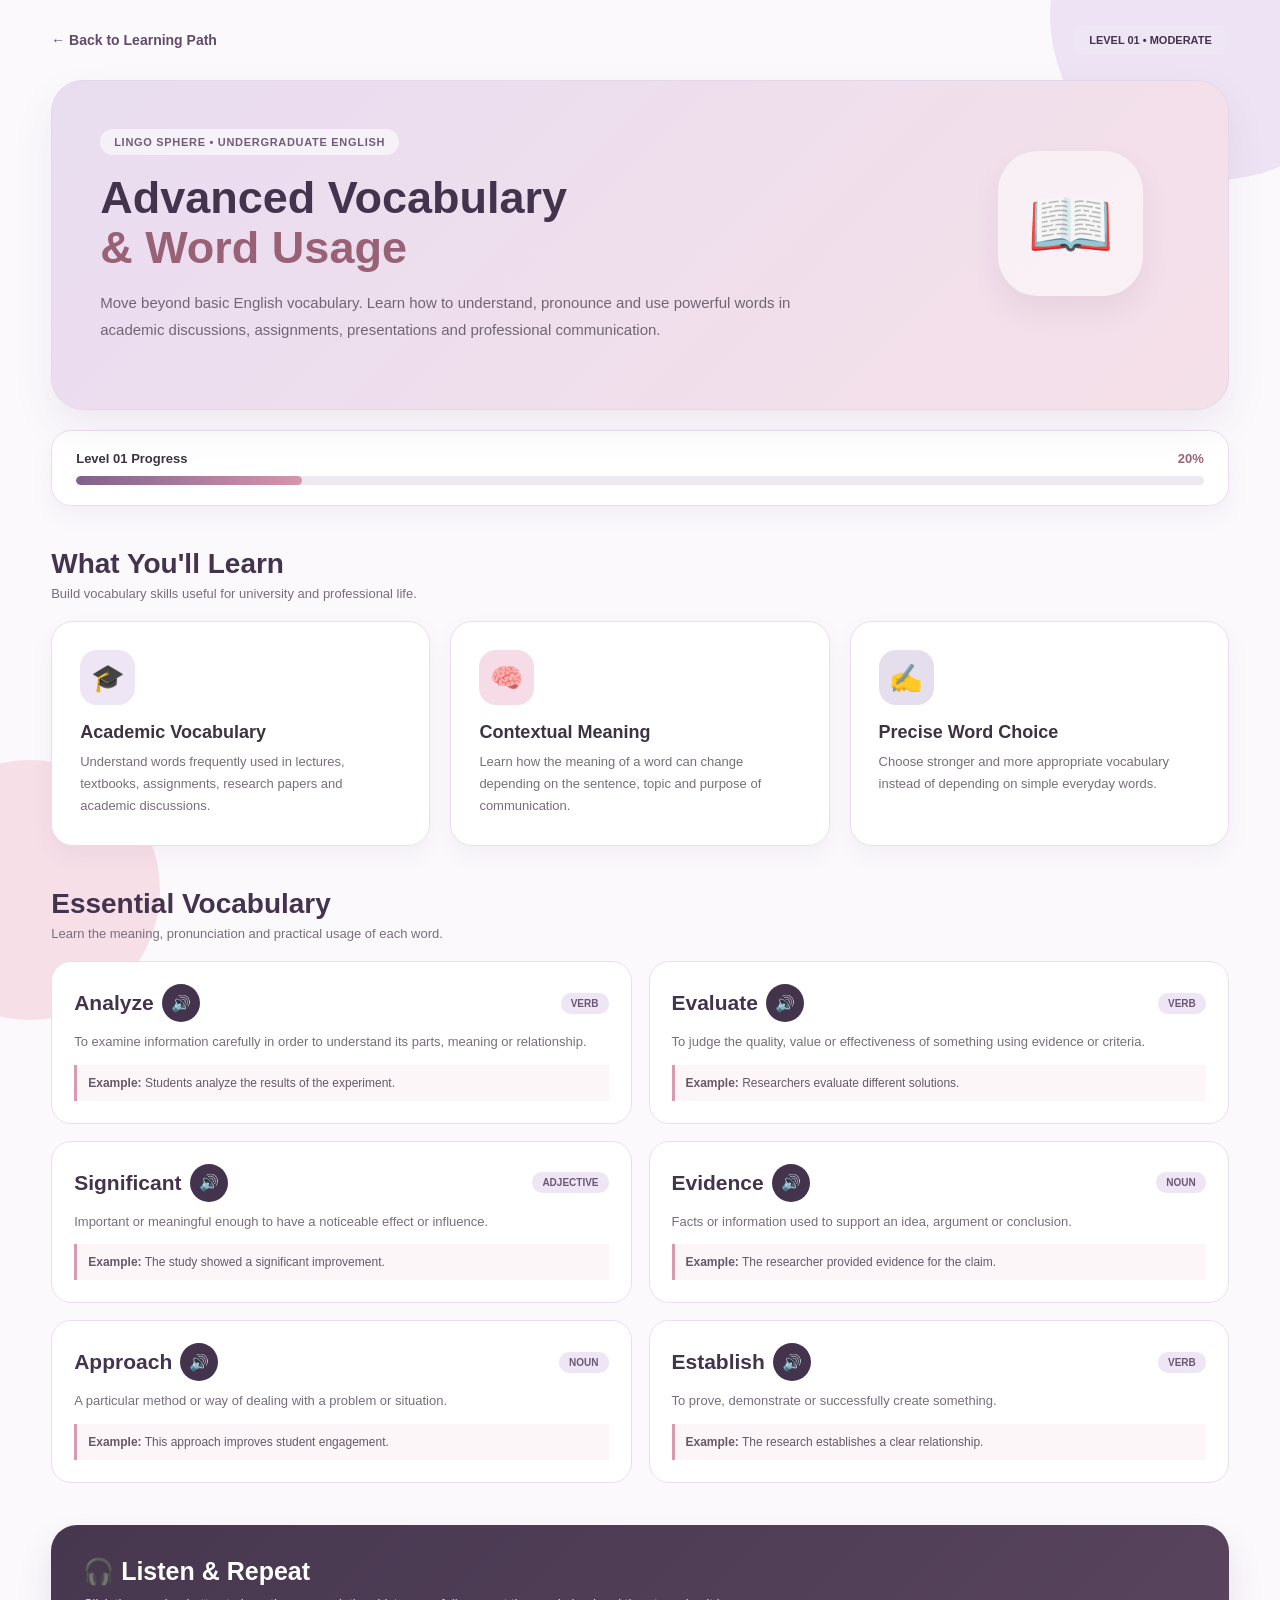
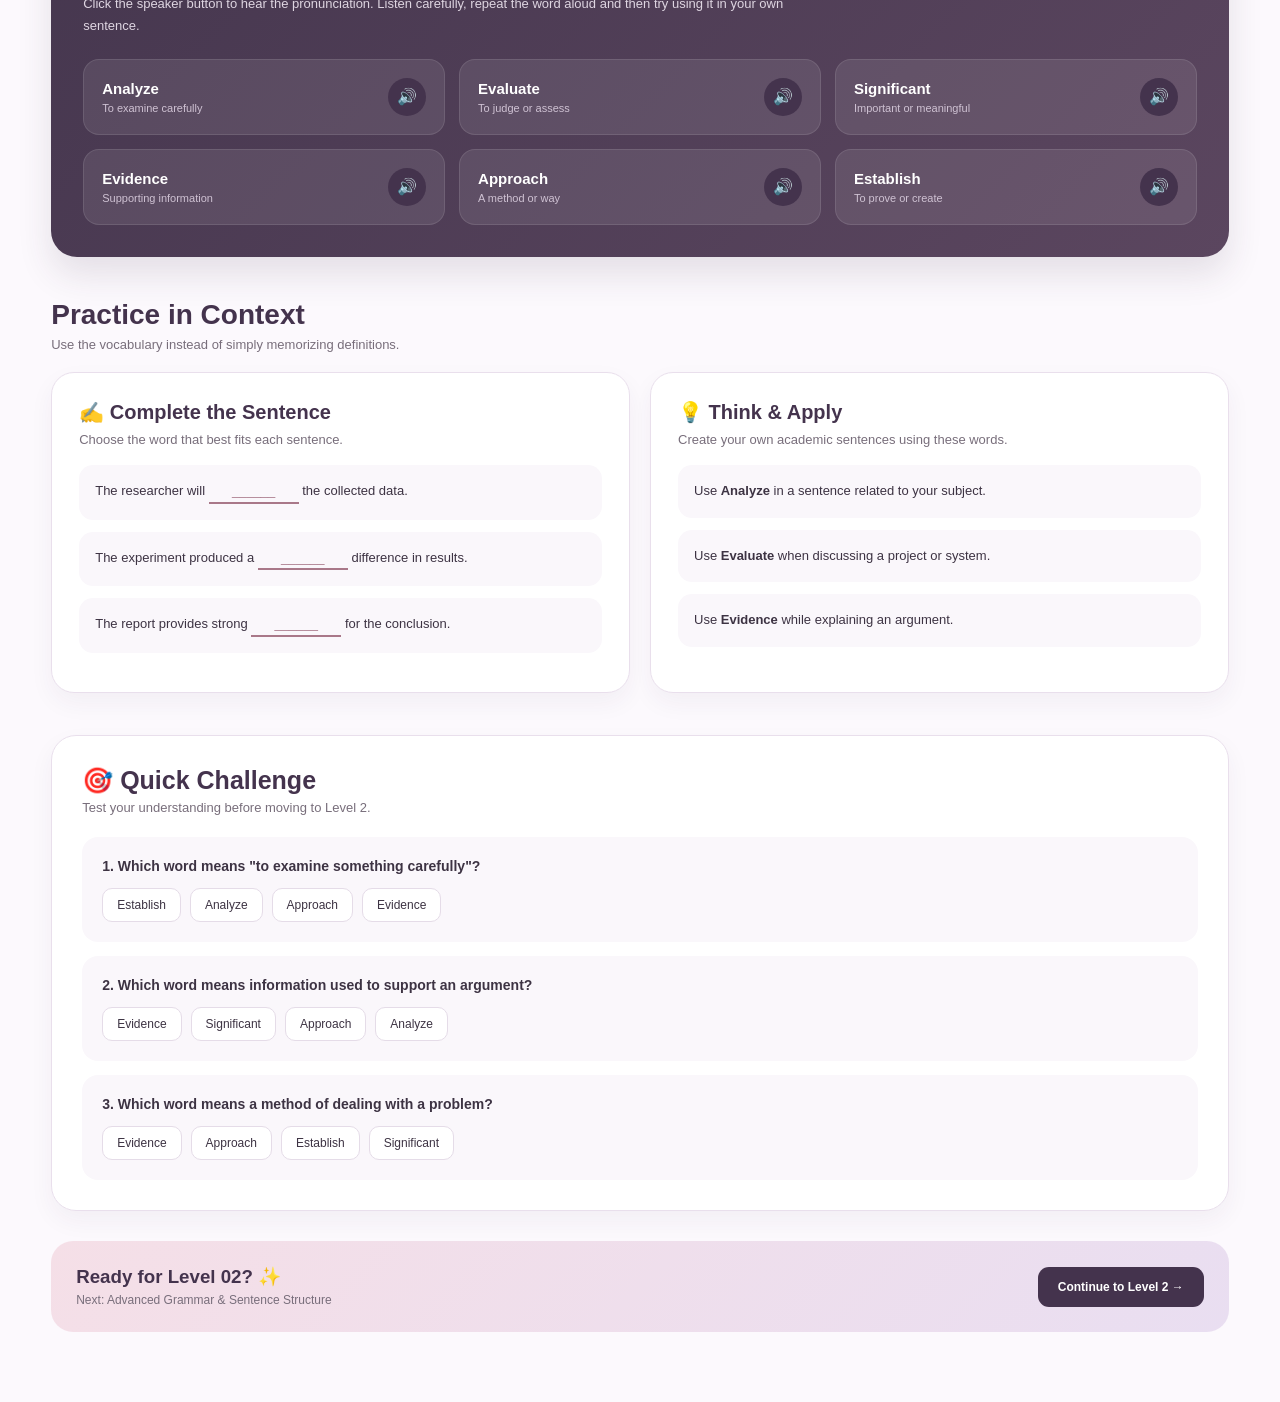
<file: templates/vocabulary.html>
<!DOCTYPE html>
<html lang="en">
<head>
<meta charset="UTF-8">
<meta name="viewport" content="width=device-width, initial-scale=1.0">

<title>Lingo Sphere | Level 1</title>

<style>

:root{
    --lavender:#eee5f5;
    --lavender2:#e3d5eb;
    --plum:#44334d;
    --plum2:#604b68;
    --pink:#f5dce6;
    --pink2:#d89aae;
    --cream:#fcf9fd;
    --white:#ffffff;
    --text:#3d3343;
    --muted:#786e7b;
    --border:#e9dfec;
}

*{
    margin:0;
    padding:0;
    box-sizing:border-box;
}

html{
    scroll-behavior:smooth;
}

body{
    font-family:"Segoe UI",Arial,sans-serif;
    background:var(--cream);
    color:var(--text);
}


/* ================= BACKGROUND ================= */

.bg{
    position:fixed;
    z-index:-1;
    border-radius:50%;
    pointer-events:none;
}

.bg1{
    width:330px;
    height:330px;
    background:#eee3f4;
    top:-150px;
    right:-100px;
    animation:float 7s infinite ease-in-out;
}

.bg2{
    width:260px;
    height:260px;
    background:#f7dfe8;
    bottom:-120px;
    left:-100px;
    animation:float 8s infinite ease-in-out reverse;
}

@keyframes float{
    0%,100%{
        transform:translateY(0);
    }
    50%{
        transform:translateY(25px);
    }
}


/* ================= MAIN ================= */

.container{
    width:92%;
    max-width:1250px;
    margin:auto;
    padding:25px 0 70px;
}


/* ================= NAV ================= */

.nav{
    display:flex;
    justify-content:space-between;
    align-items:center;
    margin-bottom:25px;
}

.back{
    text-decoration:none;
    color:var(--plum2);
    font-size:14px;
    font-weight:600;
}

.back:hover{
    color:var(--plum);
}

.badge{
    background:var(--lavender);
    color:var(--plum);
    padding:9px 17px;
    border-radius:30px;
    font-size:11px;
    font-weight:700;
}


/* ================= HERO ================= */

.hero{
    min-height:330px;
    padding:48px;
    border-radius:32px;

    background:
    linear-gradient(
        135deg,
        #e9ddf1,
        #f5e0e8
    );

    border:1px solid #e3d7e8;

    position:relative;
    overflow:hidden;

    box-shadow:
    0 18px 40px rgba(65,45,75,.08);

    animation:appear .7s ease;
}

@keyframes appear{
    from{
        opacity:0;
        transform:translateY(15px);
    }
    to{
        opacity:1;
        transform:translateY(0);
    }
}

.hero-content{
    max-width:720px;
}

.label{
    display:inline-block;
    padding:7px 14px;
    border-radius:20px;
    background:rgba(255,255,255,.6);
    color:#705d77;
    font-size:11px;
    font-weight:700;
    letter-spacing:.7px;
    margin-bottom:18px;
}

.hero h1{
    font-size:45px;
    line-height:1.12;
    color:var(--plum);
    margin-bottom:15px;
}

.hero h1 span{
    color:#986175;
}

.hero p{
    font-size:15px;
    line-height:1.8;
    color:#716574;
}

.hero-icon{
    position:absolute;
    right:85px;
    top:70px;

    width:145px;
    height:145px;

    background:rgba(255,255,255,.55);

    border-radius:40px;

    display:flex;
    align-items:center;
    justify-content:center;

    font-size:70px;

    box-shadow:
    0 15px 30px rgba(65,45,75,.07);

    animation:book 4s infinite ease-in-out;
}

@keyframes book{
    0%,100%{
        transform:translateY(0) rotate(-2deg);
    }
    50%{
        transform:translateY(-10px) rotate(2deg);
    }
}


/* ================= PROGRESS ================= */

.progress{
    background:white;
    margin-top:20px;
    padding:20px 24px;
    border-radius:20px;
    border:1px solid var(--border);
    box-shadow:0 10px 25px rgba(65,45,75,.05);
}

.progress-top{
    display:flex;
    justify-content:space-between;
    font-size:13px;
    font-weight:700;
    margin-bottom:10px;
}

.percent{
    color:#9b6579;
}

.progress-bar{
    height:9px;
    background:#eee9f1;
    border-radius:20px;
    overflow:hidden;
}

.progress-fill{
    width:20%;
    height:100%;
    border-radius:20px;

    background:
    linear-gradient(
        90deg,
        #80618d,
        #d596aa
    );

    animation:progress 1.3s ease;
}

@keyframes progress{
    from{width:0}
    to{width:20%}
}


/* ================= SECTION ================= */

.section{
    margin-top:42px;
}

.heading{
    margin-bottom:20px;
}

.heading h2{
    font-size:28px;
    color:var(--plum);
}

.heading p{
    color:var(--muted);
    font-size:13px;
    margin-top:6px;
}


/* ================= LEARNING CARDS ================= */

.learning{
    display:grid;
    grid-template-columns:repeat(3,1fr);
    gap:20px;
}

.learn-card{
    background:white;
    border:1px solid var(--border);
    border-radius:22px;
    padding:28px;
    box-shadow:0 10px 25px rgba(65,45,75,.05);
    transition:.3s;
}

.learn-card:hover{
    transform:translateY(-7px);
    box-shadow:0 18px 35px rgba(65,45,75,.10);
}

.learn-icon{
    width:55px;
    height:55px;
    border-radius:17px;

    display:flex;
    align-items:center;
    justify-content:center;

    background:var(--lavender);

    font-size:27px;
    margin-bottom:17px;
}

.learn-card:nth-child(2) .learn-icon{
    background:var(--pink);
}

.learn-card:nth-child(3) .learn-icon{
    background:#e5deed;
}

.learn-card h3{
    font-size:18px;
    margin-bottom:8px;
}

.learn-card p{
    font-size:13px;
    line-height:1.7;
    color:var(--muted);
}


/* ================= WORD CARDS ================= */

.words{
    display:grid;
    grid-template-columns:repeat(2,1fr);
    gap:17px;
}

.word-card{
    background:white;
    border:1px solid var(--border);
    border-radius:20px;
    padding:22px;
    transition:.3s;
}

.word-card:hover{
    transform:translateY(-5px);
    box-shadow:0 15px 30px rgba(65,45,75,.08);
}

.word-head{
    display:flex;
    justify-content:space-between;
    align-items:center;
    margin-bottom:9px;
}

.word{
    font-size:21px;
    font-weight:700;
    color:var(--plum);
}

.part{
    font-size:10px;
    font-weight:700;
    background:var(--lavender);
    color:#6c5875;
    padding:5px 10px;
    border-radius:10px;
}

.word-card p{
    font-size:13px;
    color:var(--muted);
    line-height:1.65;
}

.example{
    margin-top:12px;
    padding:11px;
    background:#fcf6f9;
    border-left:3px solid var(--pink2);
    font-size:12px;
    color:#665967;
}


/* ================= AUDIO ================= */

.audio-btn{
    border:none;
    background:var(--plum);
    color:white;

    width:38px;
    height:38px;

    border-radius:50%;

    cursor:pointer;

    margin-left:8px;

    transition:.25s;

    font-size:16px;
}

.audio-btn:hover{
    background:#695273;
    transform:scale(1.08);
}

.word-title{
    display:flex;
    align-items:center;
}


/* ================= LISTEN SECTION ================= */

.listen{
    background:
    linear-gradient(
        135deg,
        #46374f,
        #5b465f
    );

    color:white;

    padding:32px;

    border-radius:26px;

    box-shadow:
    0 18px 35px rgba(60,45,65,.12);
}

.listen h2{
    font-size:25px;
    margin-bottom:7px;
}

.listen-intro{
    color:#ded5e1;
    font-size:13px;
    line-height:1.7;
    max-width:750px;
}

.listen-grid{
    display:grid;
    grid-template-columns:repeat(3,1fr);
    gap:14px;
    margin-top:22px;
}

.listen-word{
    background:rgba(255,255,255,.09);
    border:1px solid rgba(255,255,255,.1);
    padding:18px;
    border-radius:16px;

    display:flex;
    justify-content:space-between;
    align-items:center;
}

.listen-word strong{
    font-size:15px;
}

.listen-word small{
    display:block;
    color:#cfc2d3;
    margin-top:4px;
    font-size:11px;
}


/* ================= PRACTICE ================= */

.practice{
    display:grid;
    grid-template-columns:1fr 1fr;
    gap:20px;
}

.practice-card{
    background:white;
    border:1px solid var(--border);
    border-radius:23px;
    padding:27px;
    box-shadow:0 10px 25px rgba(65,45,75,.05);
}

.practice-card h3{
    color:var(--plum);
    font-size:20px;
    margin-bottom:8px;
}

.practice-card > p{
    color:var(--muted);
    font-size:13px;
    margin-bottom:18px;
}

.sentence{
    padding:16px;
    background:#faf7fb;
    border-radius:14px;
    margin-bottom:12px;
    font-size:13px;
    line-height:1.6;
}

.blank{
    display:inline-block;
    min-width:90px;
    border-bottom:2px solid #a97889;
    color:#a97889;
    text-align:center;
}


/* ================= QUIZ ================= */

.quiz{
    background:white;
    border:1px solid var(--border);
    border-radius:25px;
    padding:30px;
    box-shadow:0 10px 25px rgba(65,45,75,.05);
}

.quiz h2{
    color:var(--plum);
    font-size:25px;
}

.quiz > p{
    color:var(--muted);
    font-size:13px;
    margin-top:5px;
    margin-bottom:22px;
}

.question{
    background:#faf7fb;
    padding:20px;
    border-radius:16px;
    margin-bottom:14px;
}

.question:last-child{
    margin-bottom:0;
}

.question strong{
    font-size:14px;
}

.options{
    display:flex;
    flex-wrap:wrap;
    gap:9px;
    margin-top:13px;
}

.option{
    padding:9px 14px;
    background:white;
    border:1px solid #e5dce8;
    border-radius:10px;
    font-size:12px;
    cursor:pointer;
    transition:.25s;
}

.option:hover{
    background:var(--lavender);
    color:var(--plum);
    transform:translateY(-2px);
}


/* ================= NEXT ================= */

.next{
    margin-top:30px;

    padding:25px;

    border-radius:22px;

    background:
    linear-gradient(
        135deg,
        #f5dfe7,
        #e9def1
    );

    display:flex;
    justify-content:space-between;
    align-items:center;
}

.next h3{
    color:var(--plum);
}

.next p{
    color:var(--muted);
    font-size:12px;
    margin-top:5px;
}

.next-btn{
    text-decoration:none;
    background:var(--plum);
    color:white;
    padding:13px 20px;
    border-radius:11px;
    font-size:12px;
    font-weight:700;
    transition:.3s;
}

.next-btn:hover{
    transform:translateY(-3px);
    background:#5b4562;
}


/* ================= RESPONSIVE ================= */

@media(max-width:900px){

    .learning{
        grid-template-columns:1fr 1fr;
    }

    .listen-grid{
        grid-template-columns:1fr 1fr;
    }

    .hero-icon{
        right:35px;
    }

    .practice{
        grid-template-columns:1fr;
    }
}

@media(max-width:700px){

    .hero{
        padding:32px;
    }

    .hero h1{
        font-size:34px;
    }

    .hero-icon{
        display:none;
    }

    .learning,
    .words,
    .listen-grid{
        grid-template-columns:1fr;
    }

    .next{
        flex-direction:column;
        align-items:flex-start;
        gap:18px;
    }
}

</style>
</head>


<body>

<div class="bg bg1"></div>
<div class="bg bg2"></div>


<div class="container">


<!-- ================= NAV ================= -->

<div class="nav">

<a href="/course" class="back">
← Back to Learning Path
</a>

<div class="badge">
LEVEL 01 • MODERATE
</div>

</div>


<!-- ================= HERO ================= -->

<section class="hero">

<div class="hero-content">

<div class="label">
LINGO SPHERE • UNDERGRADUATE ENGLISH
</div>

<h1>
Advanced Vocabulary
<br>
<span>& Word Usage</span>
</h1>

<p>
Move beyond basic English vocabulary. Learn how to
understand, pronounce and use powerful words in
academic discussions, assignments, presentations
and professional communication.
</p>

</div>


<div class="hero-icon">
📖
</div>

</section>


<!-- ================= PROGRESS ================= -->

<div class="progress">

<div class="progress-top">

<span>
Level 01 Progress
</span>

<span class="percent">
20%
</span>

</div>

<div class="progress-bar">

<div class="progress-fill"></div>

</div>

</div>


<!-- ================= LEARNING ================= -->

<section class="section">

<div class="heading">

<h2>
What You'll Learn
</h2>

<p>
Build vocabulary skills useful for university and professional life.
</p>

</div>


<div class="learning">


<div class="learn-card">

<div class="learn-icon">
🎓
</div>

<h3>
Academic Vocabulary
</h3>

<p>
Understand words frequently used in lectures,
textbooks, assignments, research papers and
academic discussions.
</p>

</div>


<div class="learn-card">

<div class="learn-icon">
🧠
</div>

<h3>
Contextual Meaning
</h3>

<p>
Learn how the meaning of a word can change
depending on the sentence, topic and purpose
of communication.
</p>

</div>


<div class="learn-card">

<div class="learn-icon">
✍️
</div>

<h3>
Precise Word Choice
</h3>

<p>
Choose stronger and more appropriate vocabulary
instead of depending on simple everyday words.
</p>

</div>


</div>

</section>


<!-- ================= WORD BANK ================= -->

<section class="section">

<div class="heading">

<h2>
Essential Vocabulary
</h2>

<p>
Learn the meaning, pronunciation and practical usage of each word.
</p>

</div>


<div class="words">


<!-- WORD 1 -->

<div class="word-card">

<div class="word-head">

<div class="word-title">

<div class="word">
Analyze
</div>

<button class="audio-btn"
onclick="speak('Analyze')">
🔊
</button>

</div>

<div class="part">
VERB
</div>

</div>

<p>
To examine information carefully in order to
understand its parts, meaning or relationship.
</p>

<div class="example">
<b>Example:</b>
Students analyze the results of the experiment.
</div>

</div>


<!-- WORD 2 -->

<div class="word-card">

<div class="word-head">

<div class="word-title">

<div class="word">
Evaluate
</div>

<button class="audio-btn"
onclick="speak('Evaluate')">
🔊
</button>

</div>

<div class="part">
VERB
</div>

</div>

<p>
To judge the quality, value or effectiveness
of something using evidence or criteria.
</p>

<div class="example">
<b>Example:</b>
Researchers evaluate different solutions.
</div>

</div>


<!-- WORD 3 -->

<div class="word-card">

<div class="word-head">

<div class="word-title">

<div class="word">
Significant
</div>

<button class="audio-btn"
onclick="speak('Significant')">
🔊
</button>

</div>

<div class="part">
ADJECTIVE
</div>

</div>

<p>
Important or meaningful enough to have
a noticeable effect or influence.
</p>

<div class="example">
<b>Example:</b>
The study showed a significant improvement.
</div>

</div>


<!-- WORD 4 -->

<div class="word-card">

<div class="word-head">

<div class="word-title">

<div class="word">
Evidence
</div>

<button class="audio-btn"
onclick="speak('Evidence')">
🔊
</button>

</div>

<div class="part">
NOUN
</div>

</div>

<p>
Facts or information used to support an
idea, argument or conclusion.
</p>

<div class="example">
<b>Example:</b>
The researcher provided evidence for the claim.
</div>

</div>


<!-- WORD 5 -->

<div class="word-card">

<div class="word-head">

<div class="word-title">

<div class="word">
Approach
</div>

<button class="audio-btn"
onclick="speak('Approach')">
🔊
</button>

</div>

<div class="part">
NOUN
</div>

</div>

<p>
A particular method or way of dealing
with a problem or situation.
</p>

<div class="example">
<b>Example:</b>
This approach improves student engagement.
</div>

</div>


<!-- WORD 6 -->

<div class="word-card">

<div class="word-head">

<div class="word-title">

<div class="word">
Establish
</div>

<button class="audio-btn"
onclick="speak('Establish')">
🔊
</button>

</div>

<div class="part">
VERB
</div>

</div>

<p>
To prove, demonstrate or successfully
create something.
</p>

<div class="example">
<b>Example:</b>
The research establishes a clear relationship.
</div>

</div>


</div>

</section>


<!-- ================= LISTEN ================= -->

<section class="section">

<div class="listen">

<h2>
🎧 Listen & Repeat
</h2>

<p class="listen-intro">
Click the speaker button to hear the pronunciation.
Listen carefully, repeat the word aloud and then
try using it in your own sentence.
</p>


<div class="listen-grid">


<div class="listen-word">

<div>

<strong>Analyze</strong>

<small>To examine carefully</small>

</div>

<button class="audio-btn"
onclick="speak('Analyze')">
🔊
</button>

</div>


<div class="listen-word">

<div>

<strong>Evaluate</strong>

<small>To judge or assess</small>

</div>

<button class="audio-btn"
onclick="speak('Evaluate')">
🔊
</button>

</div>


<div class="listen-word">

<div>

<strong>Significant</strong>

<small>Important or meaningful</small>

</div>

<button class="audio-btn"
onclick="speak('Significant')">
🔊
</button>

</div>


<div class="listen-word">

<div>

<strong>Evidence</strong>

<small>Supporting information</small>

</div>

<button class="audio-btn"
onclick="speak('Evidence')">
🔊
</button>

</div>


<div class="listen-word">

<div>

<strong>Approach</strong>

<small>A method or way</small>

</div>

<button class="audio-btn"
onclick="speak('Approach')">
🔊
</button>

</div>


<div class="listen-word">

<div>

<strong>Establish</strong>

<small>To prove or create</small>

</div>

<button class="audio-btn"
onclick="speak('Establish')">
🔊
</button>

</div>


</div>

</div>

</section>


<!-- ================= PRACTICE ================= -->

<section class="section">

<div class="heading">

<h2>
Practice in Context
</h2>

<p>
Use the vocabulary instead of simply memorizing definitions.
</p>

</div>


<div class="practice">


<div class="practice-card">

<h3>
✍️ Complete the Sentence
</h3>

<p>
Choose the word that best fits each sentence.
</p>


<div class="sentence">
The researcher will
<span class="blank">______</span>
the collected data.
</div>


<div class="sentence">
The experiment produced a
<span class="blank">______</span>
difference in results.
</div>


<div class="sentence">
The report provides strong
<span class="blank">______</span>
for the conclusion.
</div>

</div>


<div class="practice-card">

<h3>
💡 Think & Apply
</h3>

<p>
Create your own academic sentences using
these words.
</p>


<div class="sentence">
Use <b>Analyze</b> in a sentence related to your subject.
</div>

<div class="sentence">
Use <b>Evaluate</b> when discussing a project or system.
</div>

<div class="sentence">
Use <b>Evidence</b> while explaining an argument.
</div>

</div>


</div>

</section>


<!-- ================= QUIZ ================= -->

<section class="section">

<div class="quiz">

<h2>
🎯 Quick Challenge
</h2>

<p>
Test your understanding before moving to Level 2.
</p>


<div class="question">

<strong>
1. Which word means "to examine something carefully"?
</strong>

<div class="options">

<div class="option">
Establish
</div>

<div class="option">
Analyze
</div>

<div class="option">
Approach
</div>

<div class="option">
Evidence
</div>

</div>

</div>


<div class="question">

<strong>
2. Which word means information used to support an argument?
</strong>

<div class="options">

<div class="option">
Evidence
</div>

<div class="option">
Significant
</div>

<div class="option">
Approach
</div>

<div class="option">
Analyze
</div>

</div>

</div>


<div class="question">

<strong>
3. Which word means a method of dealing with a problem?
</strong>

<div class="options">

<div class="option">
Evidence
</div>

<div class="option">
Approach
</div>

<div class="option">
Establish
</div>

<div class="option">
Significant
</div>

</div>

</div>


</div>

</section>


<!-- ================= NEXT ================= -->

<div class="next">

<div>

<h3>
Ready for Level 02? ✨
</h3>

<p>
Next: Advanced Grammar & Sentence Structure
</p>

</div>


<a href="/advanced-grammar" class="next-btn">
Continue to Level 2 →
</a>

</div>


</div>


<!-- ================= AUDIO SCRIPT ================= -->

<script>

function speak(word){

    if("speechSynthesis" in window){

        window.speechSynthesis.cancel();

        const speech =
            new SpeechSynthesisUtterance(word);

        speech.lang="en-US";

        speech.rate=0.75;

        speech.pitch=1;

        window.speechSynthesis.speak(speech);

    }else{

        alert(
            "Audio pronunciation is not supported in this browser."
        );

    }

}

</script>


</body>
</html>
</file>
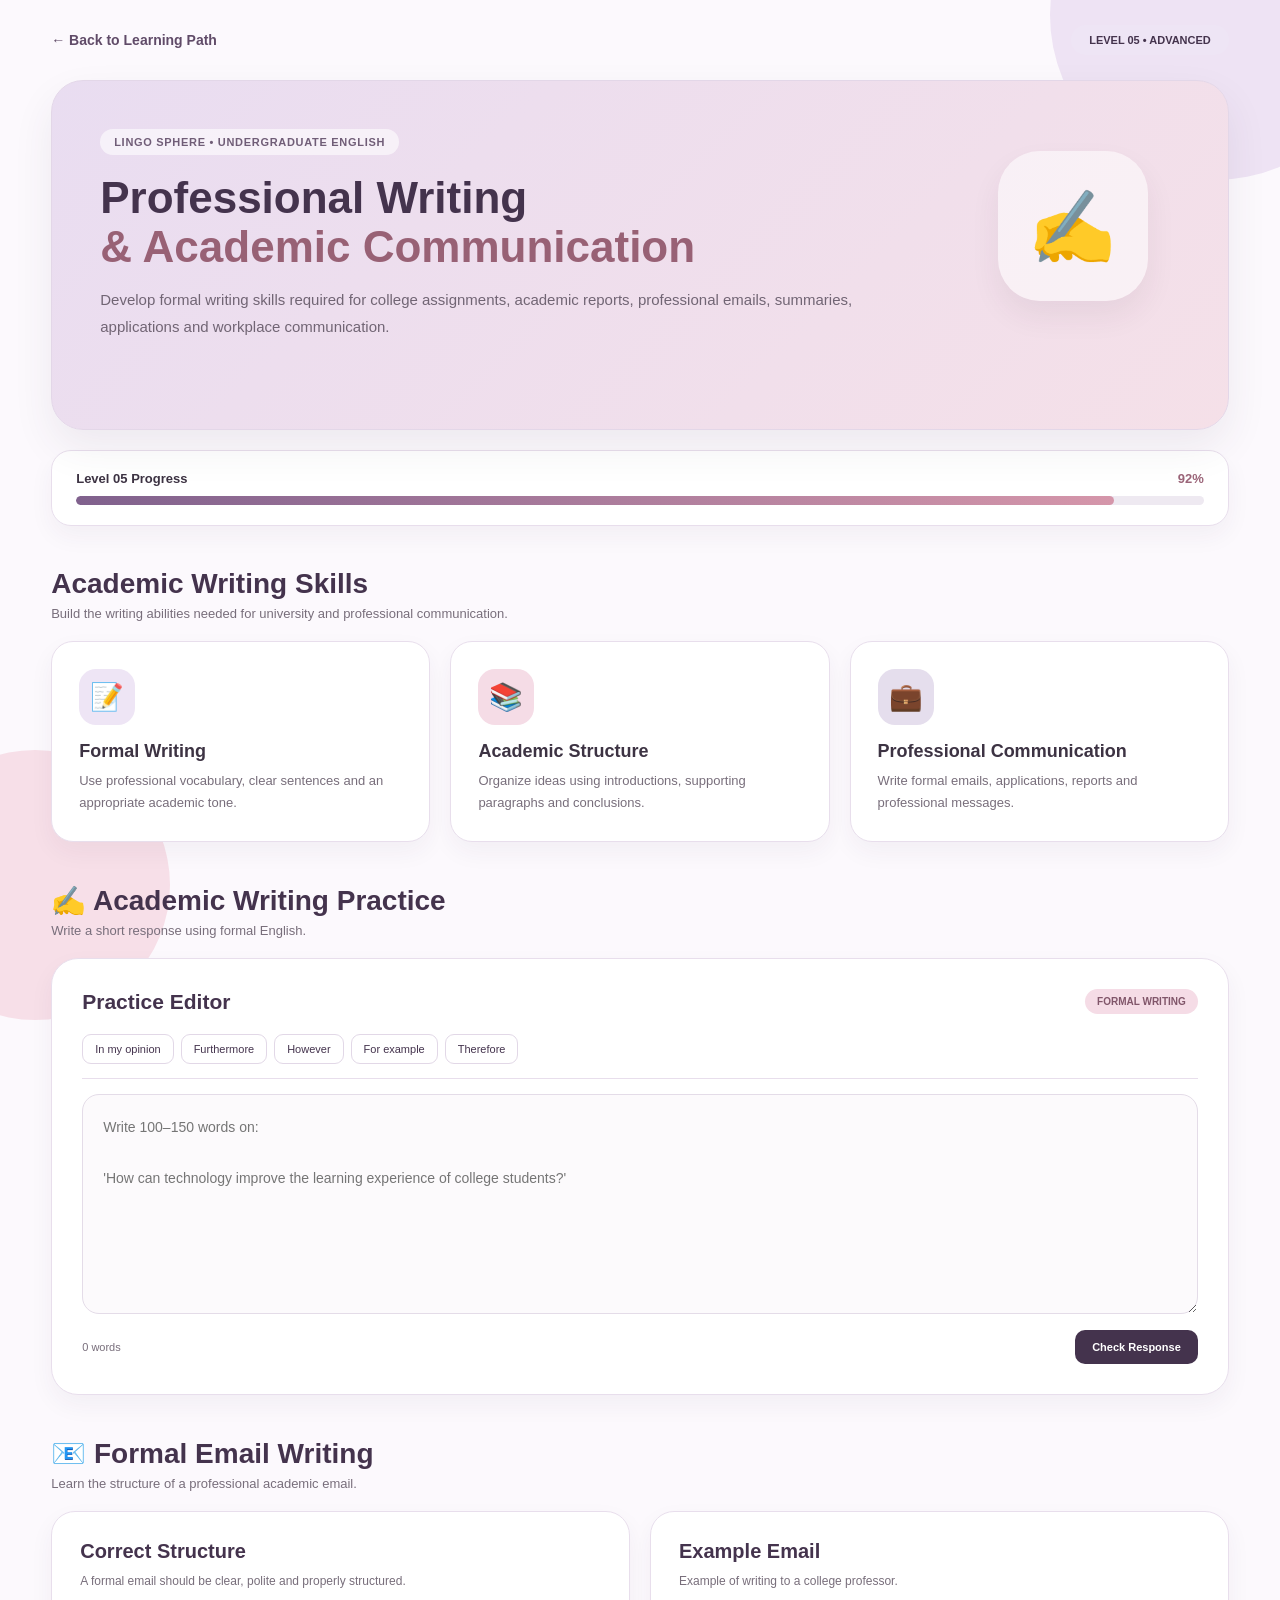
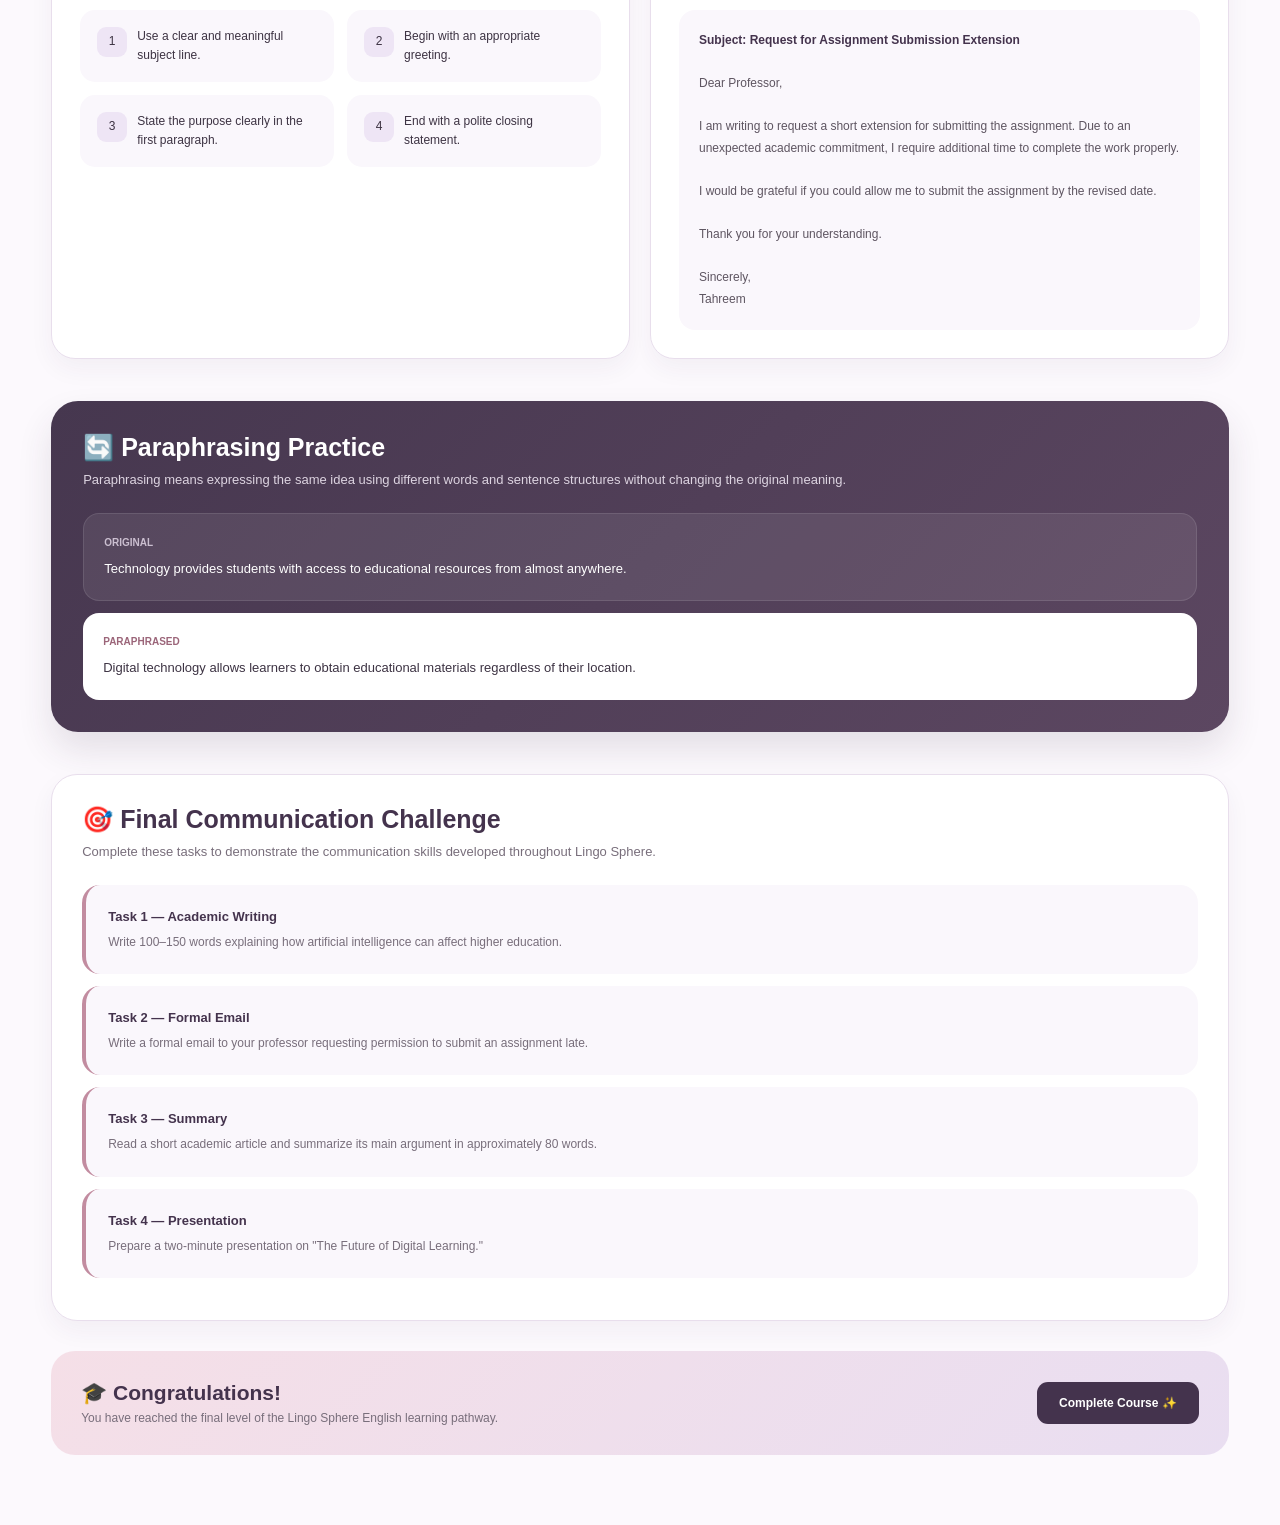
<file: templates/writing.html>
<!DOCTYPE html>
<html lang="en">
<head>
<meta charset="UTF-8">
<meta name="viewport" content="width=device-width, initial-scale=1.0">

<title>Lingo Sphere | Level 5 - Professional Writing</title>

<style>

:root{
    --lav:#eee5f5;
    --lav2:#ddd0e6;
    --plum:#44334d;
    --plum2:#604b68;
    --pink:#f5dce6;
    --pink2:#d79aae;
    --cream:#fcf9fd;
    --white:#fff;
    --text:#3d3343;
    --muted:#786e7b;
    --border:#e8deec;
}

*{
    margin:0;
    padding:0;
    box-sizing:border-box;
}

html{
    scroll-behavior:smooth;
}

body{
    font-family:"Segoe UI",Arial,sans-serif;
    background:var(--cream);
    color:var(--text);
}


/* BACKGROUND */

.bg{
    position:fixed;
    z-index:-1;
    border-radius:50%;
    pointer-events:none;
}

.bg1{
    width:330px;
    height:330px;
    top:-150px;
    right:-100px;
    background:#eee3f4;
    animation:float 7s infinite ease-in-out;
}

.bg2{
    width:270px;
    height:270px;
    bottom:-120px;
    left:-100px;
    background:#f7dfe8;
    animation:float 8s infinite ease-in-out reverse;
}

@keyframes float{

    0%,100%{
        transform:translateY(0);
    }

    50%{
        transform:translateY(25px);
    }

}


/* CONTAINER */

.container{
    width:92%;
    max-width:1250px;
    margin:auto;
    padding:25px 0 70px;
}


/* NAV */

.nav{
    display:flex;
    justify-content:space-between;
    align-items:center;
    margin-bottom:25px;
}

.back{
    text-decoration:none;
    color:var(--plum2);
    font-size:14px;
    font-weight:600;
}

.back:hover{
    color:#9a6478;
}

.badge{
    background:var(--lav);
    color:var(--plum);
    padding:9px 18px;
    border-radius:30px;
    font-size:11px;
    font-weight:700;
}


/* HERO */

.hero{
    min-height:350px;
    padding:48px;
    border-radius:32px;

    background:
        linear-gradient(
            135deg,
            #e9ddf1,
            #f5e0e8
        );

    border:1px solid #e3d7e8;

    position:relative;
    overflow:hidden;

    box-shadow:
        0 18px 40px rgba(65,45,75,.08);

    animation:appear .7s ease;
}

@keyframes appear{

    from{
        opacity:0;
        transform:translateY(15px);
    }

    to{
        opacity:1;
        transform:translateY(0);
    }

}

.hero-content{
    max-width:760px;
}

.label{
    display:inline-block;
    padding:7px 14px;
    border-radius:20px;
    background:rgba(255,255,255,.6);
    color:#705d77;
    font-size:11px;
    font-weight:700;
    letter-spacing:.7px;
    margin-bottom:18px;
}

.hero h1{
    font-size:44px;
    line-height:1.12;
    color:var(--plum);
    margin-bottom:14px;
}

.hero h1 span{
    color:#986175;
}

.hero p{
    font-size:15px;
    line-height:1.8;
    color:#716574;
}

.hero-icon{
    position:absolute;
    right:80px;
    top:70px;

    width:150px;
    height:150px;

    background:rgba(255,255,255,.55);
    border-radius:42px;

    display:flex;
    align-items:center;
    justify-content:center;

    font-size:70px;

    box-shadow:
        0 15px 30px rgba(65,45,75,.07);

    animation:iconFloat 4s infinite ease-in-out;
}

@keyframes iconFloat{

    0%,100%{
        transform:translateY(0) rotate(-2deg);
    }

    50%{
        transform:translateY(-10px) rotate(2deg);
    }

}


/* PROGRESS */

.progress{
    background:white;
    margin-top:20px;
    padding:20px 24px;
    border-radius:20px;
    border:1px solid var(--border);

    box-shadow:
        0 10px 25px rgba(65,45,75,.05);
}

.progress-top{
    display:flex;
    justify-content:space-between;
    font-size:13px;
    font-weight:700;
    margin-bottom:10px;
}

.percent{
    color:#9b6579;
}

.progress-bar{
    height:9px;
    background:#eee9f1;
    border-radius:20px;
    overflow:hidden;
}

.progress-fill{
    width:92%;
    height:100%;
    border-radius:20px;

    background:
        linear-gradient(
            90deg,
            #80618d,
            #d596aa
        );

    animation:load 1.2s ease;
}

@keyframes load{

    from{
        width:0;
    }

    to{
        width:92%;
    }

}


/* SECTION */

.section{
    margin-top:42px;
}

.heading{
    margin-bottom:20px;
}

.heading h2{
    font-size:28px;
    color:var(--plum);
}

.heading p{
    margin-top:6px;
    color:var(--muted);
    font-size:13px;
}


/* SKILLS */

.skills{
    display:grid;
    grid-template-columns:repeat(3,1fr);
    gap:20px;
}

.skill{
    background:white;
    border:1px solid var(--border);
    border-radius:22px;
    padding:27px;

    box-shadow:
        0 10px 25px rgba(65,45,75,.05);

    transition:.3s;
}

.skill:hover{
    transform:translateY(-7px);
    box-shadow:
        0 18px 35px rgba(65,45,75,.1);
}

.skill-icon{
    width:56px;
    height:56px;
    border-radius:17px;

    display:flex;
    align-items:center;
    justify-content:center;

    background:var(--lav);

    font-size:27px;

    margin-bottom:16px;
}

.skill:nth-child(2) .skill-icon{
    background:var(--pink);
}

.skill:nth-child(3) .skill-icon{
    background:#e5deed;
}

.skill h3{
    font-size:18px;
    margin-bottom:8px;
}

.skill p{
    font-size:13px;
    line-height:1.7;
    color:var(--muted);
}


/* WRITING EDITOR */

.editor{

    background:white;

    border:1px solid var(--border);

    border-radius:27px;

    padding:30px;

    box-shadow:
        0 10px 25px rgba(65,45,75,.05);
}

.editor-head{

    display:flex;

    justify-content:space-between;

    align-items:center;

    margin-bottom:20px;
}

.editor-head h3{

    color:var(--plum);

    font-size:21px;
}

.editor-tag{

    background:var(--pink);

    color:#81566a;

    padding:7px 12px;

    border-radius:15px;

    font-size:10px;

    font-weight:700;
}

.toolbar{

    display:flex;

    gap:7px;

    flex-wrap:wrap;

    padding-bottom:14px;

    border-bottom:1px solid var(--border);

    margin-bottom:15px;
}

.tool{

    border:1px solid #e2d8e7;

    background:white;

    color:var(--plum);

    padding:8px 12px;

    border-radius:9px;

    cursor:pointer;

    font-size:11px;

    transition:.25s;
}

.tool:hover{

    background:var(--lav);

}

textarea{

    width:100%;

    min-height:220px;

    border:1px solid #e4dce8;

    border-radius:17px;

    resize:vertical;

    padding:20px;

    outline:none;

    font-family:"Segoe UI",Arial,sans-serif;

    font-size:14px;

    line-height:1.8;

    color:var(--text);

    background:#fcfafc;
}

textarea:focus{

    border-color:#b99bc5;

    box-shadow:
        0 0 0 3px #eee5f5;
}

.word-count{

    display:flex;

    justify-content:space-between;

    align-items:center;

    margin-top:12px;

    color:var(--muted);

    font-size:11px;
}

.check-btn{

    border:none;

    background:var(--plum);

    color:white;

    padding:11px 17px;

    border-radius:10px;

    cursor:pointer;

    font-size:11px;

    font-weight:700;

    transition:.3s;
}

.check-btn:hover{

    transform:translateY(-2px);

    background:#5c4663;
}


/* FORMAL EMAIL */

.email{

    display:grid;

    grid-template-columns:1fr 1fr;

    gap:20px;
}

.email-card{

    background:white;

    border:1px solid var(--border);

    border-radius:24px;

    padding:28px;

    box-shadow:
        0 10px 25px rgba(65,45,75,.05);
}

.email-card h3{

    color:var(--plum);

    font-size:20px;

    margin-bottom:8px;
}

.email-card > p{

    color:var(--muted);

    font-size:12px;

    line-height:1.7;

    margin-bottom:18px;
}

.email-example{

    background:#faf7fc;

    padding:20px;

    border-radius:16px;

    font-size:12px;

    line-height:1.8;

    color:#5e5561;
}

.email-example strong{

    color:var(--plum);
}


/* WRITING RULES */

.rules{

    display:grid;

    grid-template-columns:
        repeat(2,1fr);

    gap:13px;
}

.rule{

    padding:17px;

    background:#faf7fc;

    border-radius:15px;

    font-size:12px;

    line-height:1.6;

    display:flex;

    gap:10px;
}

.rule-icon{

    width:30px;

    height:30px;

    border-radius:9px;

    background:var(--lav);

    display:flex;

    align-items:center;

    justify-content:center;

    flex-shrink:0;
}


/* PARAPHRASING */

.paraphrase{

    background:
        linear-gradient(
            135deg,
            #46374f,
            #5c4761
        );

    color:white;

    padding:32px;

    border-radius:27px;

    box-shadow:
        0 18px 35px rgba(60,45,65,.12);
}

.paraphrase h2{

    font-size:25px;

    margin-bottom:7px;
}

.paraphrase > p{

    color:#ddd4e1;

    font-size:13px;

    line-height:1.7;

    margin-bottom:22px;
}

.original{

    background:rgba(255,255,255,.08);

    border:1px solid rgba(255,255,255,.1);

    border-radius:16px;

    padding:20px;

    margin-bottom:12px;

    font-size:13px;

    line-height:1.7;
}

.original span{

    display:block;

    color:#cbbfd0;

    font-size:10px;

    font-weight:700;

    margin-bottom:7px;
}

.paraphrased{

    background:white;

    color:var(--text);

    border-radius:16px;

    padding:20px;

    font-size:13px;

    line-height:1.7;
}

.paraphrased span{

    display:block;

    color:#9b6579;

    font-size:10px;

    font-weight:700;

    margin-bottom:7px;
}


/* FINAL CHALLENGE */

.final{

    background:white;

    border:1px solid var(--border);

    border-radius:26px;

    padding:30px;

    box-shadow:
        0 10px 25px rgba(65,45,75,.05);
}

.final h2{

    color:var(--plum);

    font-size:25px;

    margin-bottom:7px;
}

.final-intro{

    color:var(--muted);

    font-size:13px;

    line-height:1.7;

    margin-bottom:22px;
}

.task{

    background:#faf7fc;

    padding:22px;

    border-radius:18px;

    margin-bottom:12px;

    border-left:4px solid #c28ca0;
}

.task strong{

    color:var(--plum);

    font-size:13px;
}

.task p{

    color:var(--muted);

    font-size:12px;

    line-height:1.7;

    margin-top:7px;
}


/* COMPLETE */

.complete{

    margin-top:30px;

    padding:30px;

    border-radius:24px;

    background:
        linear-gradient(
            135deg,
            #f5dfe7,
            #e9def1
        );

    display:flex;

    justify-content:space-between;

    align-items:center;

    gap:20px;
}

.complete h3{

    color:var(--plum);

    font-size:21px;
}

.complete p{

    color:var(--muted);

    font-size:12px;

    margin-top:6px;
}

.finish-btn{

    border:none;

    background:var(--plum);

    color:white;

    padding:14px 22px;

    border-radius:11px;

    cursor:pointer;

    font-size:12px;

    font-weight:700;

    transition:.3s;
}

.finish-btn:hover{

    transform:translateY(-3px);

    background:#5b4562;
}


/* RESPONSIVE */

@media(max-width:900px){

    .skills{
        grid-template-columns:1fr 1fr;
    }

    .email{
        grid-template-columns:1fr;
    }

}

@media(max-width:700px){

    .hero{
        padding:32px;
    }

    .hero h1{
        font-size:34px;
    }

    .hero-icon{
        display:none;
    }

    .skills,
    .rules{
        grid-template-columns:1fr;
    }

    .complete{
        flex-direction:column;
        align-items:flex-start;
    }

}

</style>
</head>


<body>


<div class="bg bg1"></div>
<div class="bg bg2"></div>


<div class="container">


<!-- NAV -->

<div class="nav">

<a href="/course" class="back">
← Back to Learning Path
</a>

<div class="badge">
LEVEL 05 • ADVANCED
</div>

</div>


<!-- HERO -->

<section class="hero">

<div class="hero-content">

<div class="label">
LINGO SPHERE • UNDERGRADUATE ENGLISH
</div>

<h1>

Professional Writing

<br>

<span>
& Academic Communication
</span>

</h1>

<p>

Develop formal writing skills required for
college assignments, academic reports,
professional emails, summaries, applications
and workplace communication.

</p>

</div>


<div class="hero-icon">
✍️
</div>

</section>


<!-- PROGRESS -->

<div class="progress">

<div class="progress-top">

<span>
Level 05 Progress
</span>

<span class="percent">
92%
</span>

</div>

<div class="progress-bar">

<div class="progress-fill"></div>

</div>

</div>


<!-- SKILLS -->

<section class="section">

<div class="heading">

<h2>
Academic Writing Skills
</h2>

<p>
Build the writing abilities needed for university and professional communication.
</p>

</div>


<div class="skills">


<div class="skill">

<div class="skill-icon">
📝
</div>

<h3>
Formal Writing
</h3>

<p>
Use professional vocabulary, clear sentences
and an appropriate academic tone.
</p>

</div>


<div class="skill">

<div class="skill-icon">
📚
</div>

<h3>
Academic Structure
</h3>

<p>
Organize ideas using introductions,
supporting paragraphs and conclusions.
</p>

</div>


<div class="skill">

<div class="skill-icon">
💼
</div>

<h3>
Professional Communication
</h3>

<p>
Write formal emails, applications,
reports and professional messages.
</p>

</div>


</div>

</section>


<!-- WRITING PRACTICE -->

<section class="section">

<div class="heading">

<h2>
✍️ Academic Writing Practice
</h2>

<p>
Write a short response using formal English.
</p>

</div>


<div class="editor">

<div class="editor-head">

<h3>
Practice Editor
</h3>

<div class="editor-tag">
FORMAL WRITING
</div>

</div>


<div class="toolbar">

<button class="tool"
onclick="insertText('In my opinion, ')">
In my opinion
</button>

<button class="tool"
onclick="insertText('Furthermore, ')">
Furthermore
</button>

<button class="tool"
onclick="insertText('However, ')">
However
</button>

<button class="tool"
onclick="insertText('For example, ')">
For example
</button>

<button class="tool"
onclick="insertText('Therefore, ')">
Therefore
</button>

</div>


<textarea
id="writingBox"
oninput="countWords()"
placeholder="Write 100–150 words on:

'How can technology improve the learning experience of college students?'">
</textarea>


<div class="word-count">

<span id="count">
0 words
</span>

<button
class="check-btn"
onclick="checkWriting()">

Check Response

</button>

</div>

</div>

</section>


<!-- FORMAL EMAIL -->

<section class="section">

<div class="heading">

<h2>
📧 Formal Email Writing
</h2>

<p>
Learn the structure of a professional academic email.
</p>

</div>


<div class="email">


<div class="email-card">

<h3>
Correct Structure
</h3>

<p>
A formal email should be clear, polite and properly structured.
</p>


<div class="rules">


<div class="rule">

<div class="rule-icon">
1
</div>

<span>
Use a clear and meaningful subject line.
</span>

</div>


<div class="rule">

<div class="rule-icon">
2
</div>

<span>
Begin with an appropriate greeting.
</span>

</div>


<div class="rule">

<div class="rule-icon">
3
</div>

<span>
State the purpose clearly in the first paragraph.
</span>

</div>


<div class="rule">

<div class="rule-icon">
4
</div>

<span>
End with a polite closing statement.
</span>

</div>


</div>

</div>


<div class="email-card">

<h3>
Example Email
</h3>

<p>
Example of writing to a college professor.
</p>


<div class="email-example">

<strong>
Subject: Request for Assignment Submission Extension
</strong>

<br><br>

Dear Professor,

<br><br>

I am writing to request a short extension
for submitting the assignment. Due to an
unexpected academic commitment, I require
additional time to complete the work properly.

<br><br>

I would be grateful if you could allow me
to submit the assignment by the revised date.

<br><br>

Thank you for your understanding.

<br><br>

Sincerely,<br>
Tahreem

</div>

</div>


</div>

</section>


<!-- PARAPHRASING -->

<section class="section">

<div class="paraphrase">

<h2>
🔄 Paraphrasing Practice
</h2>

<p>
Paraphrasing means expressing the same idea
using different words and sentence structures
without changing the original meaning.
</p>


<div class="original">

<span>
ORIGINAL
</span>

Technology provides students with access
to educational resources from almost anywhere.

</div>


<div class="paraphrased">

<span>
PARAPHRASED
</span>

Digital technology allows learners to obtain
educational materials regardless of their location.

</div>

</div>

</section>


<!-- FINAL CHALLENGE -->

<section class="section">

<div class="final">

<h2>
🎯 Final Communication Challenge
</h2>

<p class="final-intro">

Complete these tasks to demonstrate the communication
skills developed throughout Lingo Sphere.

</p>


<div class="task">

<strong>
Task 1 — Academic Writing
</strong>

<p>
Write 100–150 words explaining how artificial
intelligence can affect higher education.
</p>

</div>


<div class="task">

<strong>
Task 2 — Formal Email
</strong>

<p>
Write a formal email to your professor requesting
permission to submit an assignment late.
</p>

</div>


<div class="task">

<strong>
Task 3 — Summary
</strong>

<p>
Read a short academic article and summarize its
main argument in approximately 80 words.
</p>

</div>


<div class="task">

<strong>
Task 4 — Presentation
</strong>

<p>
Prepare a two-minute presentation on
"The Future of Digital Learning."
</p>

</div>


</div>

</section>


<!-- COMPLETE -->

<div class="complete">

<div>

<h3>
🎓 Congratulations!
</h3>

<p>
You have reached the final level of the Lingo Sphere
English learning pathway.
</p>

</div>


<button
class="finish-btn"
onclick="finishCourse()">

Complete Course ✨

</button>

</div>


</div>


<script>


/* INSERT PHRASE */

function insertText(text){

    const box =
        document.getElementById("writingBox");

    const start =
        box.selectionStart;

    const end =
        box.selectionEnd;

    box.value =
        box.value.substring(0,start)
        +
        text
        +
        box.value.substring(end);

    box.focus();

    countWords();

}


/* WORD COUNT */

function countWords(){

    const box =
        document.getElementById("writingBox");

    const text =
        box.value.trim();

    if(text===""){

        document.getElementById("count")
        .innerText="0 words";

        return;

    }

    const words =
        text.split(/\s+/).length;

    document.getElementById("count")
    .innerText =
        words + " words";

}


/* CHECK WRITING */

function checkWriting(){

    const box =
        document.getElementById("writingBox");

    const text =
        box.value.trim();

    if(text===""){

        alert(
            "Please write your response first."
        );

        return;

    }

    const words =
        text.split(/\s+/).length;

    if(words < 50){

        alert(
            "Good start! Try to develop your answer further. Aim for approximately 100–150 words."
        );

    }

    else if(words < 100){

        alert(
            "Your response is developing well. Add more supporting ideas and examples to reach the recommended length."
        );

    }

    else{

        alert(
            "Excellent! Your response has a suitable length. Now check your grammar, vocabulary, structure and punctuation."
        );

    }

}


/* COMPLETE COURSE */

function finishCourse(){

    alert(
        "🎓 Congratulations!\n\nYou have completed all 5 levels of Lingo Sphere.\n\nYour final learning areas include:\n• Vocabulary & Grammar\n• Critical Reading\n• Professional Speaking\n• Academic Writing\n\nCourse completed successfully!"
    );

}

</script>


</body>
</html>
</file>
